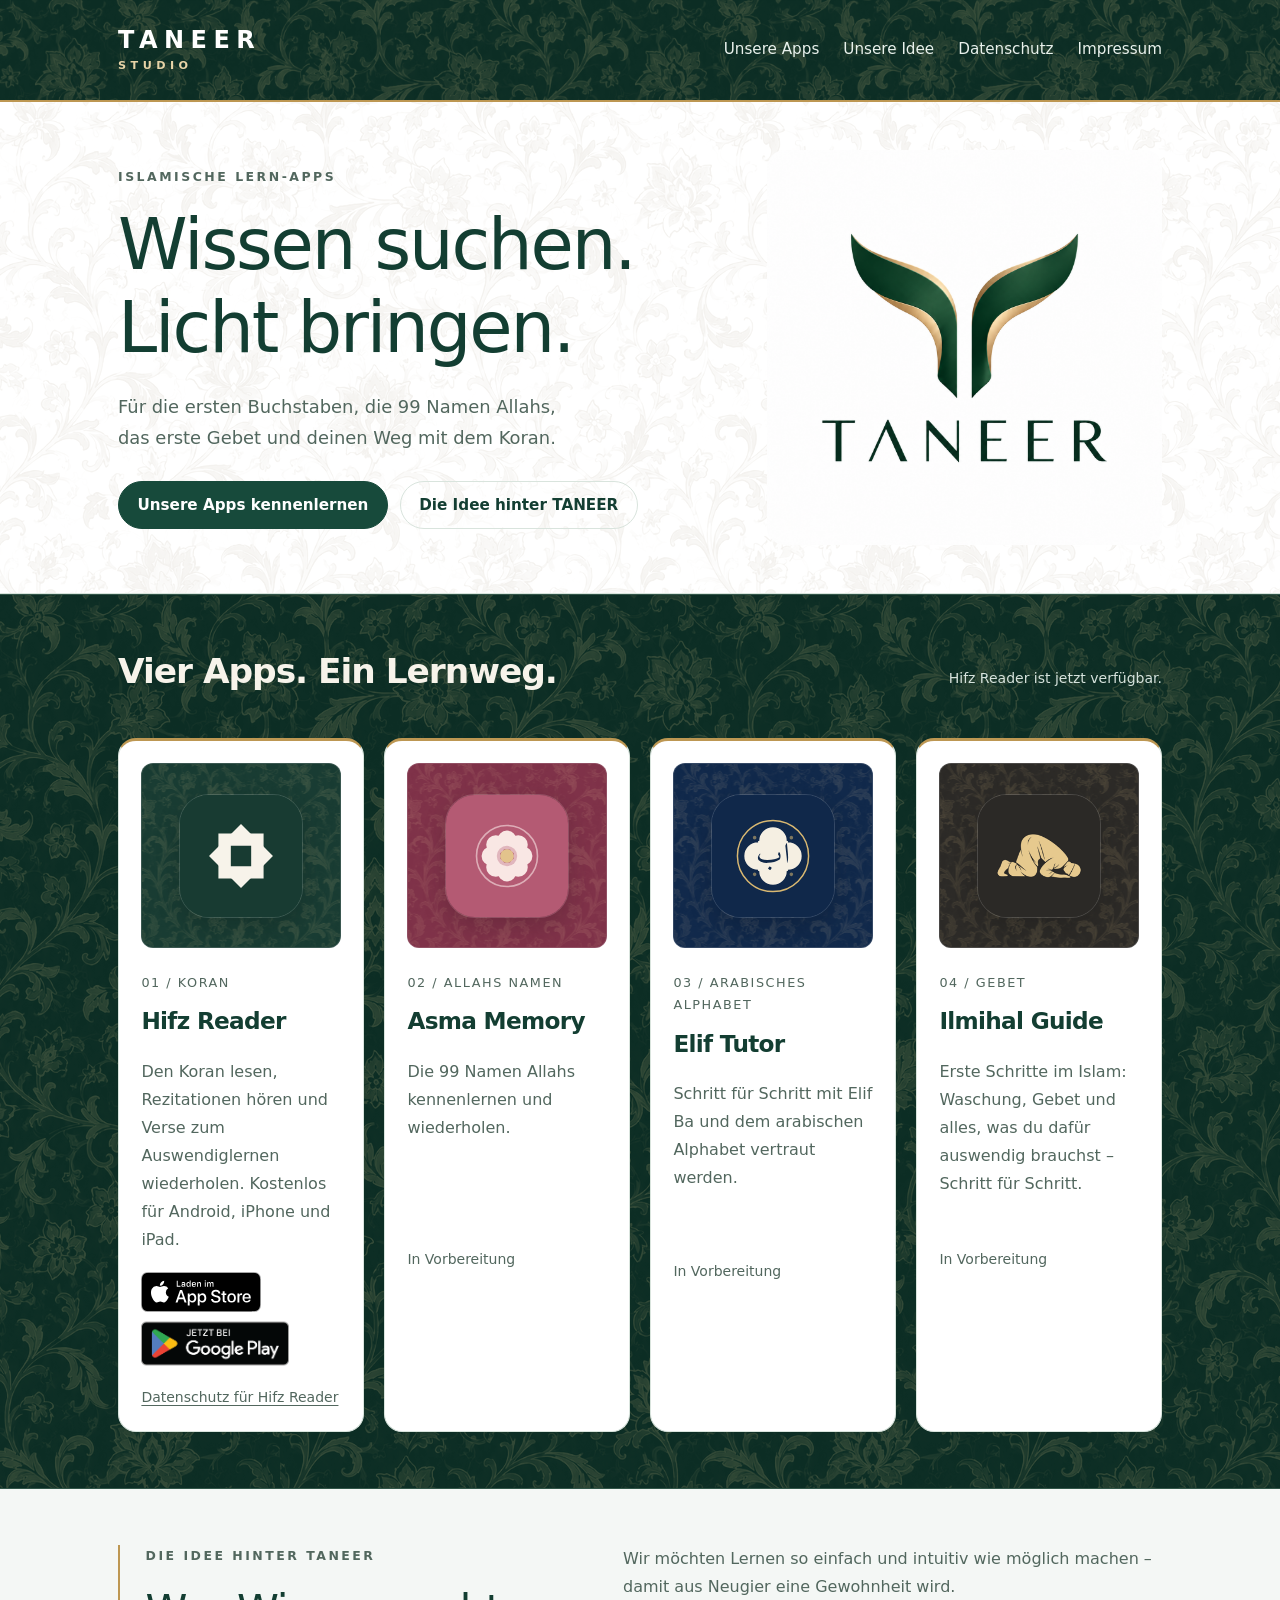
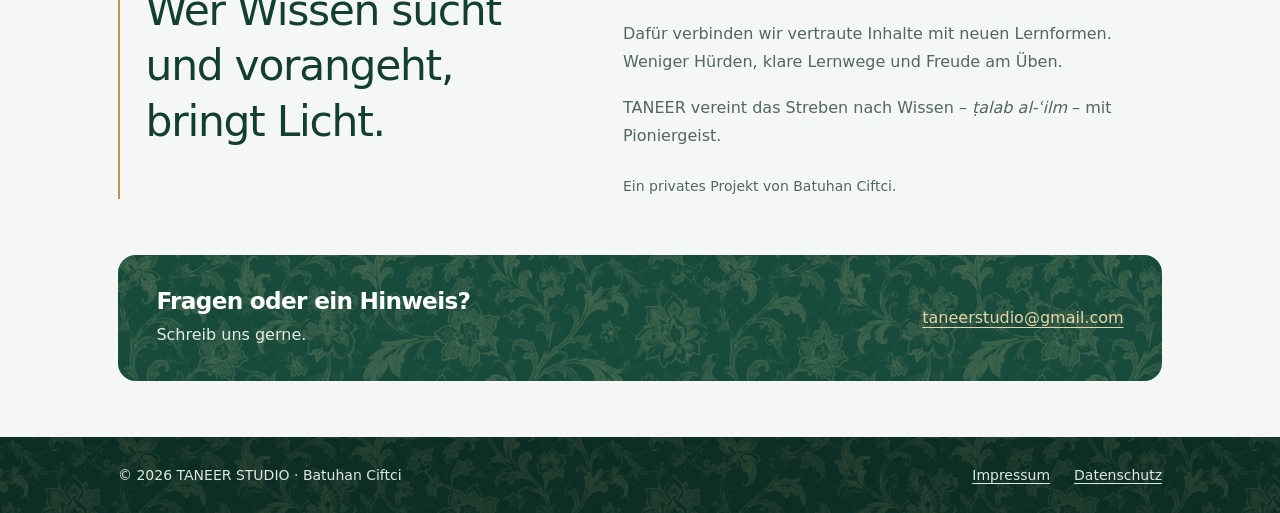
<file: index.html>
<!doctype html>
<html lang="de"><head><meta charset="utf-8"><meta name="viewport" content="width=device-width,initial-scale=1"><meta name="description" content="Wissen suchen, Licht bringen. TANEER STUDIO entwickelt Hifz Reader, Asma Memory, Elif Tutor und Ilmihal Guide: islamische Lern-Apps aus einem privaten Projekt."><meta name="referrer" content="strict-origin-when-cross-origin"><title>TANEER STUDIO · Wissen suchen, Licht bringen</title><link rel="icon" href="assets/favicon.svg" type="image/svg+xml"><link rel="stylesheet" href="assets/style.css"></head>
<body><a class="skip" href="#inhalt">Zum Inhalt</a><header class="site-header"><div class="wrap header-inner"><a class="wordmark" href="./" aria-label="TANEER STUDIO – Startseite">TANEER<small>STUDIO</small></a><nav class="site-nav" aria-label="Hauptnavigation"><a href="#apps">Unsere Apps</a><a href="#idee">Unsere Idee</a><a href="datenschutz/">Datenschutz</a><a href="impressum/">Impressum</a></nav></div></header>
<main id="inhalt"><section class="hero"><div class="wrap hero-grid"><div class="hero-copy"><p class="eyebrow">Islamische Lern-Apps</p><h1>Wissen suchen.<br>Licht bringen.</h1><p>Für die ersten Buchstaben, die 99 Namen Allahs, das erste Gebet und deinen Weg mit dem Koran.</p><div class="hero-actions"><a class="button" href="#apps">Unsere Apps kennenlernen</a><a class="button secondary" href="#idee">Die Idee hinter TANEER</a></div></div><div class="brand-signature"><img class="hero-logo" src="assets/taneer-logo.png" alt="TANEER – grünes Flügel-Logo mit goldenen Akzenten" width="1254" height="1254"></div></div></section>
<section class="apps-surface" id="apps"><div class="wrap section"><div class="section-heading"><h2>Vier Apps. Ein Lernweg.</h2><p class="small">Hifz Reader ist jetzt verfügbar.</p></div><div class="cards">
<article class="app-card" id="hifz-reader">
  <div class="app-visual hifz-visual"><img class="app-icon" src="assets/hifz-reader-icon.svg" alt="App-Icon von Hifz Reader: cremefarbener achtzackiger Stern auf Grün" width="108" height="108" loading="lazy" decoding="async"></div>
  <span class="app-number">01 / KORAN</span>
  <h3>Hifz Reader</h3>
  <p>Den Koran lesen, Rezitationen hören und Verse zum Auswendiglernen wiederholen. Kostenlos für Android, iPhone und iPad.</p>
  <div class="app-downloads" role="group" aria-label="Hifz Reader herunterladen">
    <a href="https://apps.apple.com/de/app/hifz-reader/id6821699953"><img src="assets/app-store-de.svg" alt="Hifz Reader im App Store laden" width="120" height="40"></a>
    <a class="play-badge" href="https://play.google.com/store/apps/details?id=io.github.taneerstudio.hifzreader"><img src="assets/google-play-de.png" alt="Hifz Reader bei Google Play herunterladen"></a>
  </div>
  <a class="small" href="datenschutz/hifz-reader/">Datenschutz für Hifz Reader</a>
</article>
<article class="app-card"><div class="app-visual asma-visual"><img class="app-icon" src="assets/asma-memory-icon.svg" alt="App-Icon von Asma Memory: helle Blütenrosette mit goldenem Mittelpunkt auf Rosé" width="108" height="108" loading="lazy" decoding="async"></div><span class="app-number">02 / ALLAHS NAMEN</span><h3>Asma Memory</h3><p>Die 99 Namen Allahs kennenlernen und wiederholen.</p><p class="small">In Vorbereitung</p></article>
<article class="app-card"><div class="app-visual elif-visual"><img class="app-icon" src="assets/elif-tutor-icon.svg" alt="App-Icon von Elif Tutor: arabische Buchstaben in einer cremefarbenen Rosette auf Blau" width="108" height="108" loading="lazy" decoding="async"></div><span class="app-number">03 / ARABISCHES ALPHABET</span><h3>Elif Tutor</h3><p>Schritt für Schritt mit Elif Ba und dem arabischen Alphabet vertraut werden.</p><p class="small">In Vorbereitung</p></article>
<article class="app-card"><div class="app-visual ilmihal-visual"><img class="app-icon" src="assets/ilmihal-guide-icon.png" alt="App-Icon von Ilmihal Guide: champagnerfarbene Figur in der Niederwerfung auf Anthrazit" width="108" height="108" loading="lazy" decoding="async"></div><span class="app-number">04 / GEBET</span><h3>Ilmihal Guide</h3><p>Erste Schritte im Islam: Waschung, Gebet und alles, was du dafür auswendig brauchst – Schritt für Schritt.</p><p class="small">In Vorbereitung</p></article>
</div></div></section>
<section class="wrap section brand-story" id="idee" aria-labelledby="idee-titel"><div class="story-motto"><p class="eyebrow">Die Idee hinter TANEER</p><h2 id="idee-titel">Wer Wissen sucht<br>und vorangeht,<br>bringt Licht.</h2></div><div class="story-copy"><p>Wir möchten Lernen so einfach und intuitiv wie möglich machen – damit aus Neugier eine Gewohnheit wird.</p><p>Dafür verbinden wir vertraute Inhalte mit neuen Lernformen. Weniger Hürden, klare Lernwege und Freude am Üben.</p><p>TANEER vereint das Streben nach Wissen – <em>ṭalab al-ʿilm</em> – mit Pioniergeist.</p><p class="story-signoff">Ein privates Projekt von Batuhan Ciftci.</p></div></section>
<section class="wrap" aria-label="Kontakt"><div class="contact-strip"><div><h2>Fragen oder ein Hinweis?</h2><p>Schreib uns gerne.</p></div><a href="mailto:taneerstudio@gmail.com">taneerstudio@gmail.com</a></div></section></main>
<footer class="site-footer"><div class="wrap footer-inner"><p>© 2026 TANEER STUDIO · Batuhan Ciftci</p><nav aria-label="Rechtliches"><a href="impressum/">Impressum</a><a href="datenschutz/">Datenschutz</a></nav></div></footer></body></html>
</file>
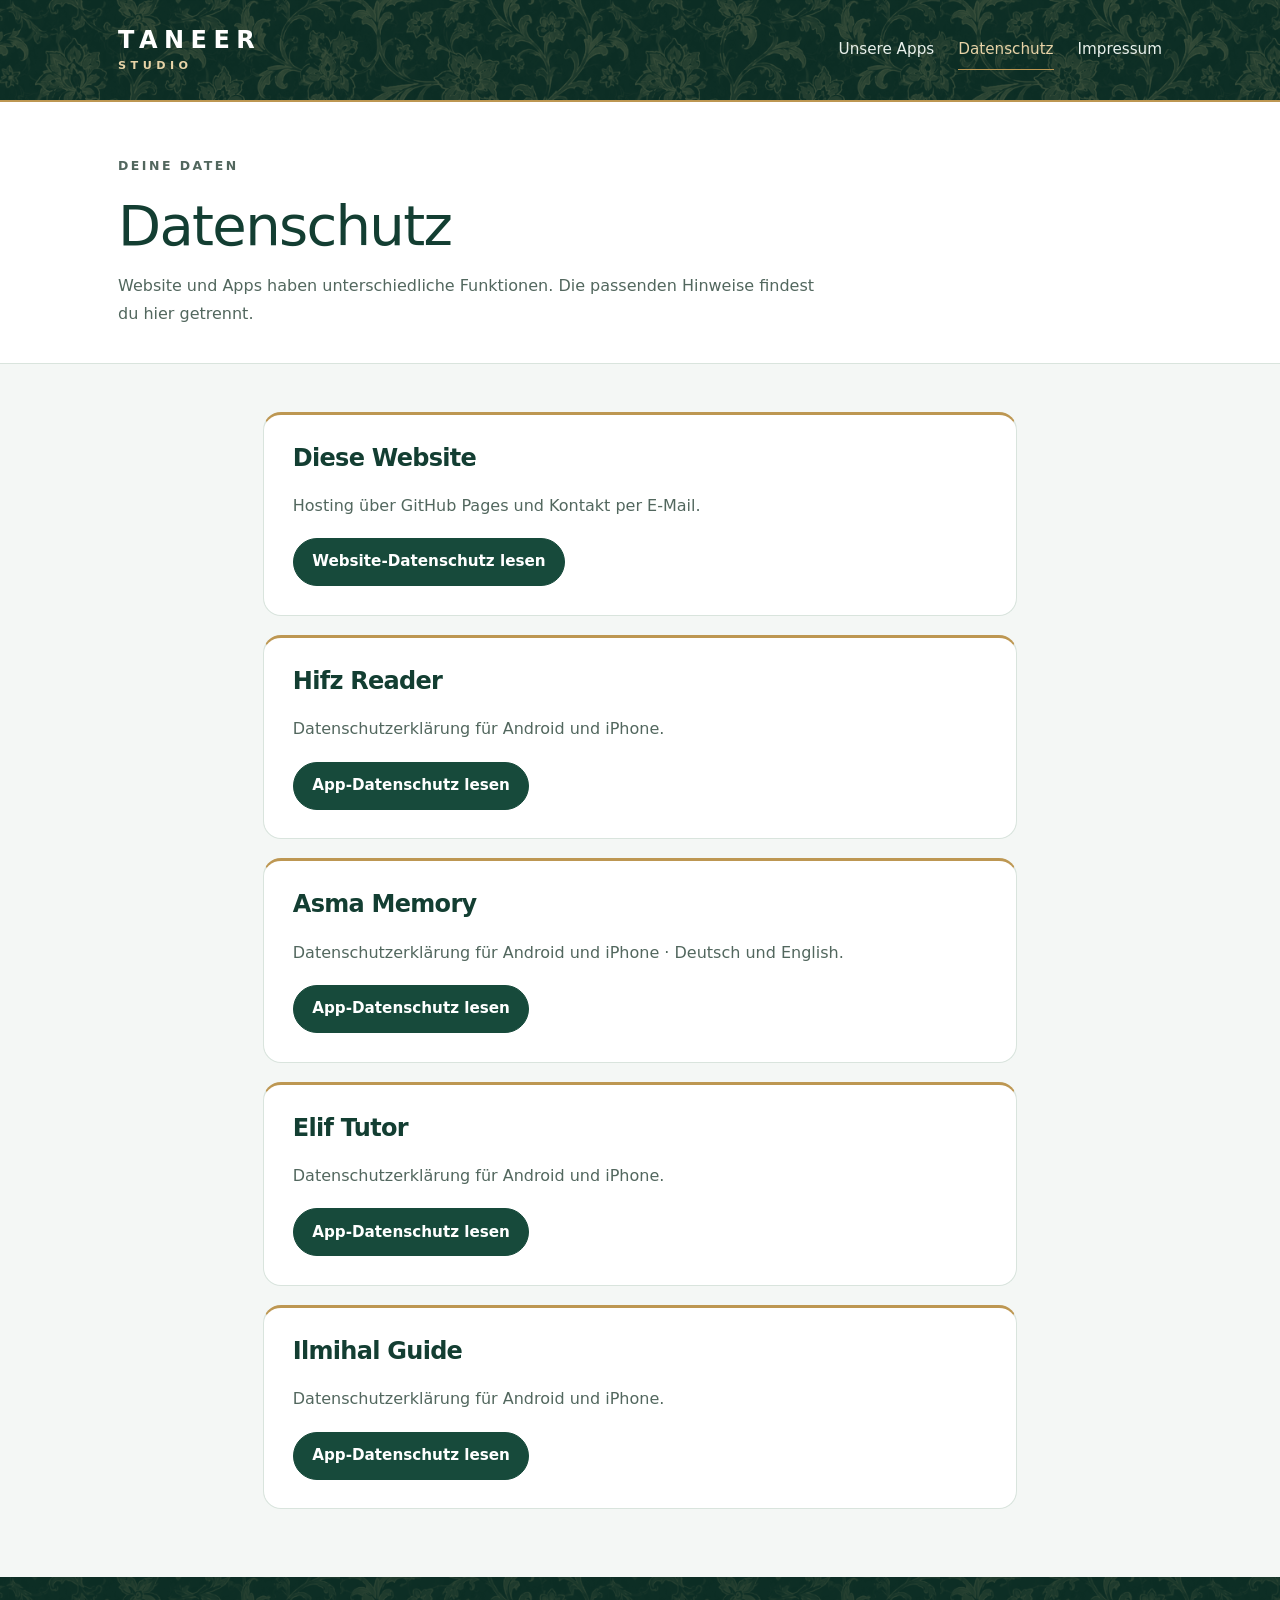
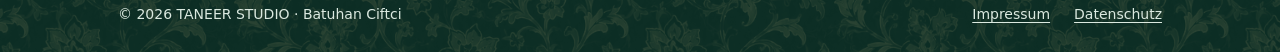
<file: datenschutz/index.html>
<!doctype html>
<html lang="de"><head><meta charset="utf-8"><meta name="viewport" content="width=device-width,initial-scale=1"><meta name="description" content="Datenschutzhinweise zur TANEER-STUDIO-Website und zu Hifz Reader, Asma Memory, Elif Tutor und Ilmihal Guide."><meta name="referrer" content="strict-origin-when-cross-origin"><title>Datenschutz · TANEER STUDIO</title><link rel="icon" href="../assets/favicon.svg" type="image/svg+xml"><link rel="stylesheet" href="../assets/style.css"></head>
<body><a class="skip" href="#inhalt">Zum Inhalt</a><header class="site-header"><div class="wrap header-inner"><a class="wordmark" href="../" aria-label="TANEER STUDIO – Startseite">TANEER<small>STUDIO</small></a><nav class="site-nav" aria-label="Hauptnavigation"><a href="../#apps">Unsere Apps</a><a href="./" aria-current="page">Datenschutz</a><a href="../impressum/">Impressum</a></nav></div></header><main id="inhalt"><div class="page-head"><div class="wrap"><p class="eyebrow">Deine Daten</p><h1>Datenschutz</h1><p>Website und Apps haben unterschiedliche Funktionen. Die passenden Hinweise findest du hier getrennt.</p></div></div><div class="wrap privacy-choices"><section class="privacy-card"><h2>Diese Website</h2><p>Hosting über GitHub Pages und Kontakt per E-Mail.</p><a class="button" href="website/">Website-Datenschutz lesen</a></section><section class="privacy-card"><h2>Hifz Reader</h2><p>Datenschutzerklärung für Android und iPhone.</p><a class="button" href="hifz-reader/">App-Datenschutz lesen</a></section><section class="privacy-card"><h2>Asma Memory</h2><p>Datenschutzerklärung für Android und iPhone · Deutsch und English.</p><a class="button" href="asma-memory/">App-Datenschutz lesen</a></section><section class="privacy-card"><h2>Elif Tutor</h2><p>Datenschutzerklärung für Android und iPhone.</p><a class="button" href="elif-tutor/">App-Datenschutz lesen</a></section><section class="privacy-card"><h2>Ilmihal Guide</h2><p>Datenschutzerklärung für Android und iPhone.</p><a class="button" href="ilmihal-guide/">App-Datenschutz lesen</a></section></div></main><footer class="site-footer"><div class="wrap footer-inner"><p>© 2026 TANEER STUDIO · Batuhan Ciftci</p><nav aria-label="Rechtliches"><a href="../impressum/">Impressum</a><a href="./">Datenschutz</a></nav></div></footer></body></html>
</file>
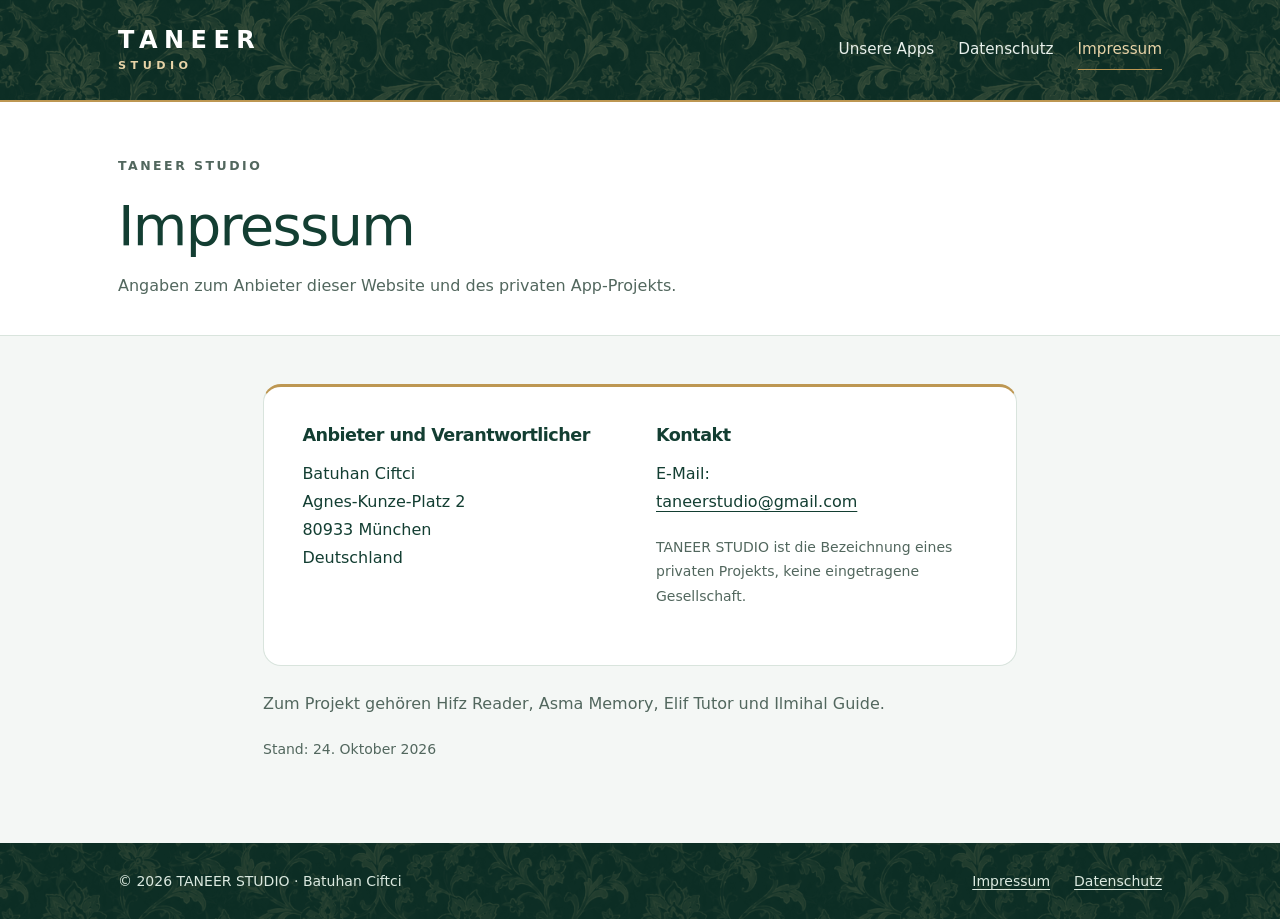
<file: impressum/index.html>
<!doctype html>
<html lang="de"><head><meta charset="utf-8"><meta name="viewport" content="width=device-width,initial-scale=1"><meta name="description" content="Impressum und Kontakt für TANEER STUDIO und das private App-Projekt von Batuhan Ciftci."><meta name="referrer" content="strict-origin-when-cross-origin"><title>Impressum · TANEER STUDIO</title><link rel="icon" href="../assets/favicon.svg" type="image/svg+xml"><link rel="stylesheet" href="../assets/style.css"></head>
<body class="hifz-legal"><a class="skip" href="#inhalt">Zum Inhalt</a><header class="site-header"><div class="wrap header-inner"><a class="wordmark" href="../" aria-label="TANEER STUDIO – Startseite">TANEER<small>STUDIO</small></a><nav class="site-nav" aria-label="Hauptnavigation"><a href="../#apps">Unsere Apps</a><a href="../datenschutz/">Datenschutz</a><a href="./" aria-current="page">Impressum</a></nav></div></header>
<main id="inhalt"><div class="page-head"><div class="wrap"><p class="eyebrow">TANEER STUDIO</p><h1>Impressum</h1><p>Angaben zum Anbieter dieser Website und des privaten App-Projekts.</p></div></div><div class="wrap imprint-layout"><div class="imprint-card"><section><h2>Anbieter und Verantwortlicher</h2><address>Batuhan Ciftci<br>Agnes-Kunze-Platz 2<br>80933 München<br>Deutschland</address></section><section><h2>Kontakt</h2><p>E-Mail:<br><a href="mailto:taneerstudio@gmail.com">taneerstudio@gmail.com</a></p><p class="small">TANEER STUDIO ist die Bezeichnung eines privaten Projekts, keine eingetragene Gesellschaft.</p></section></div><p class="imprint-note">Zum Projekt gehören Hifz Reader, Asma Memory, Elif Tutor und Ilmihal Guide.</p><p class="small">Stand: 24. Oktober 2026</p></div></main><footer class="site-footer"><div class="wrap footer-inner"><p>© 2026 TANEER STUDIO · Batuhan Ciftci</p><nav aria-label="Rechtliches"><a href="./">Impressum</a><a href="../datenschutz/">Datenschutz</a></nav></div></footer></body></html>
</file>
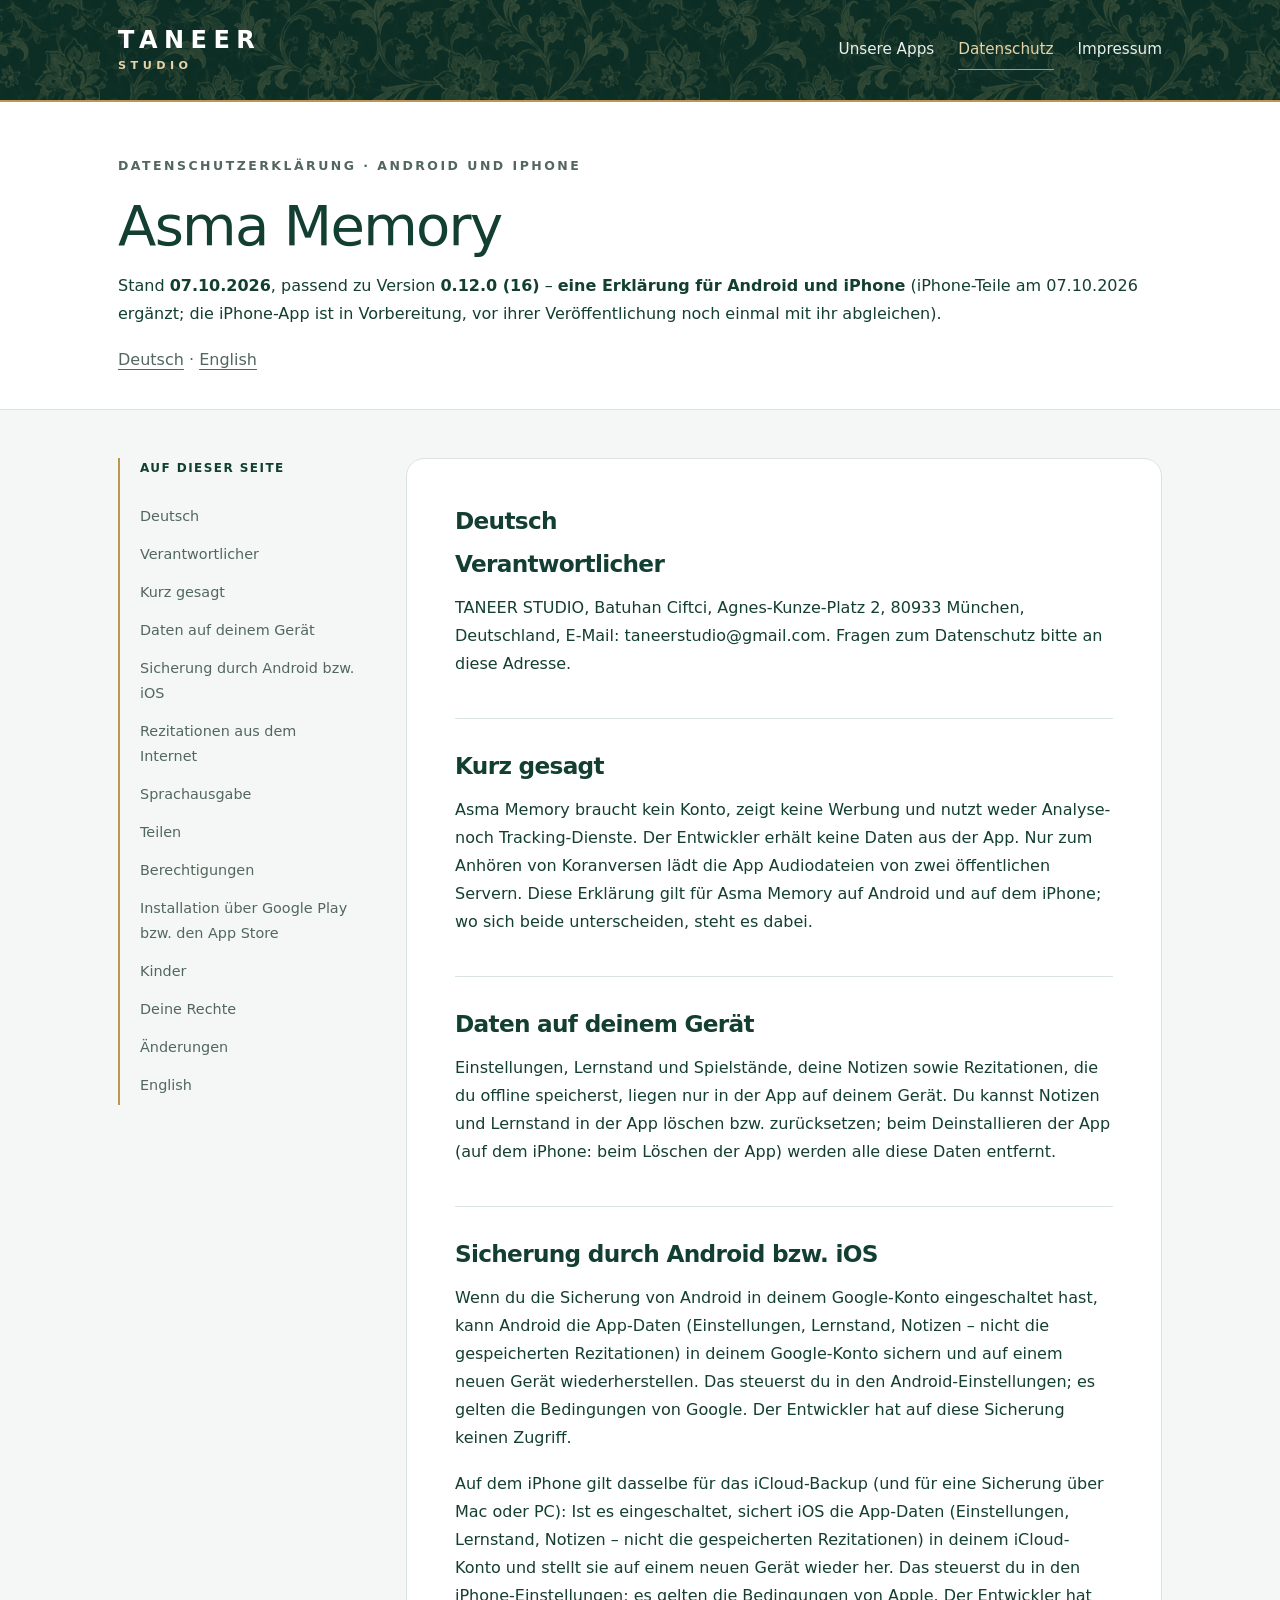
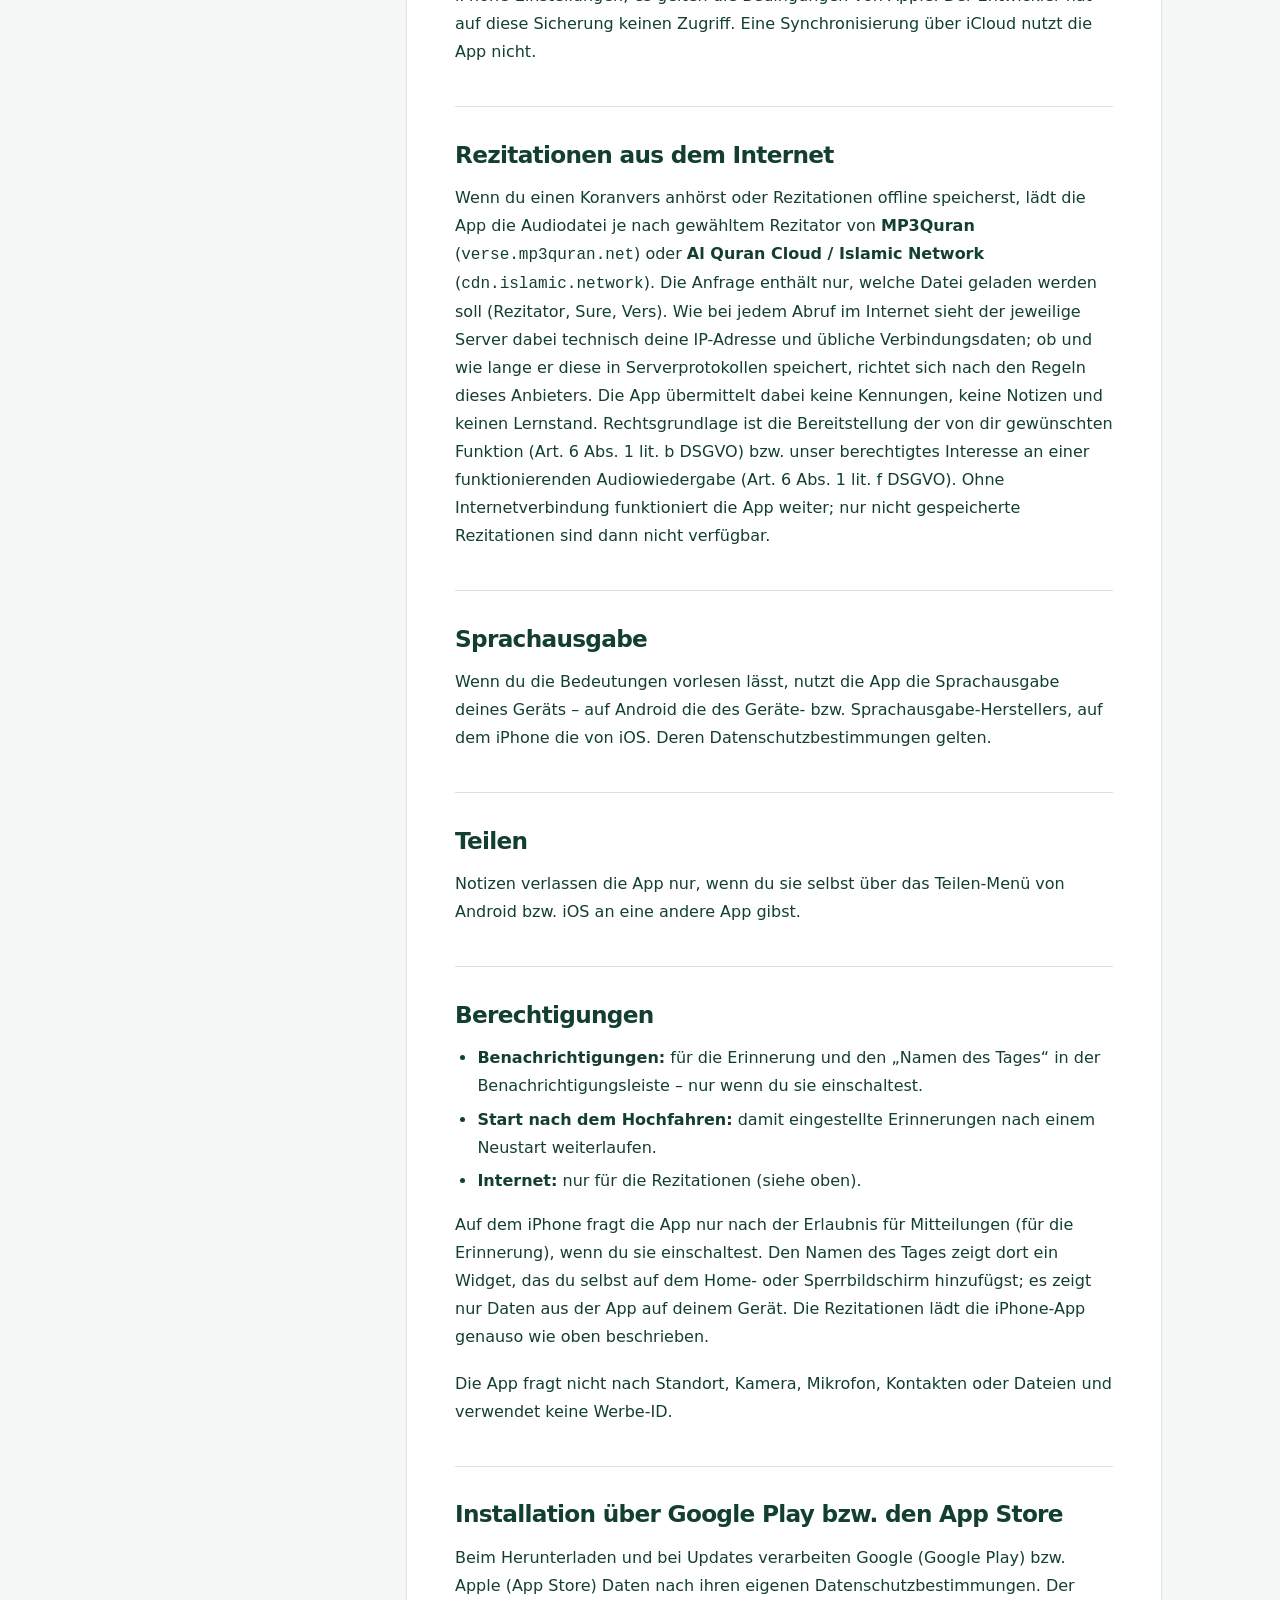
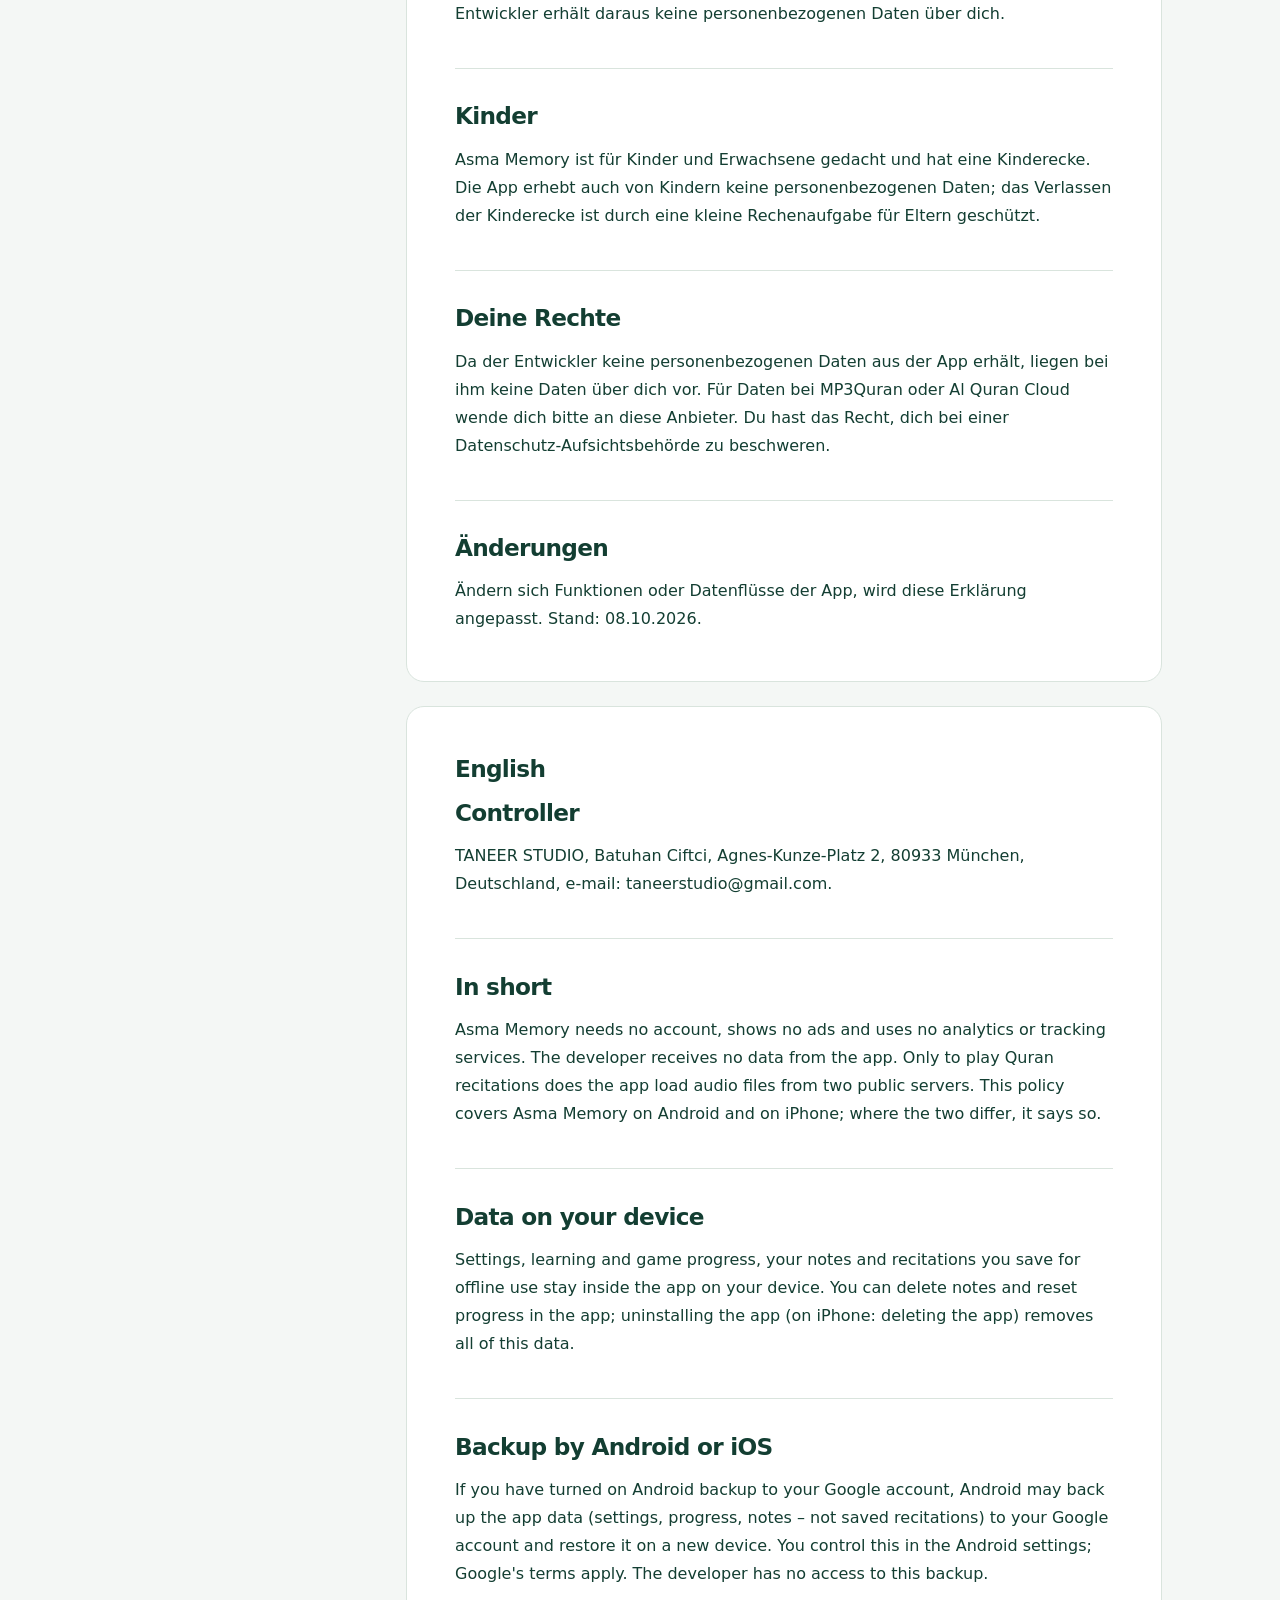
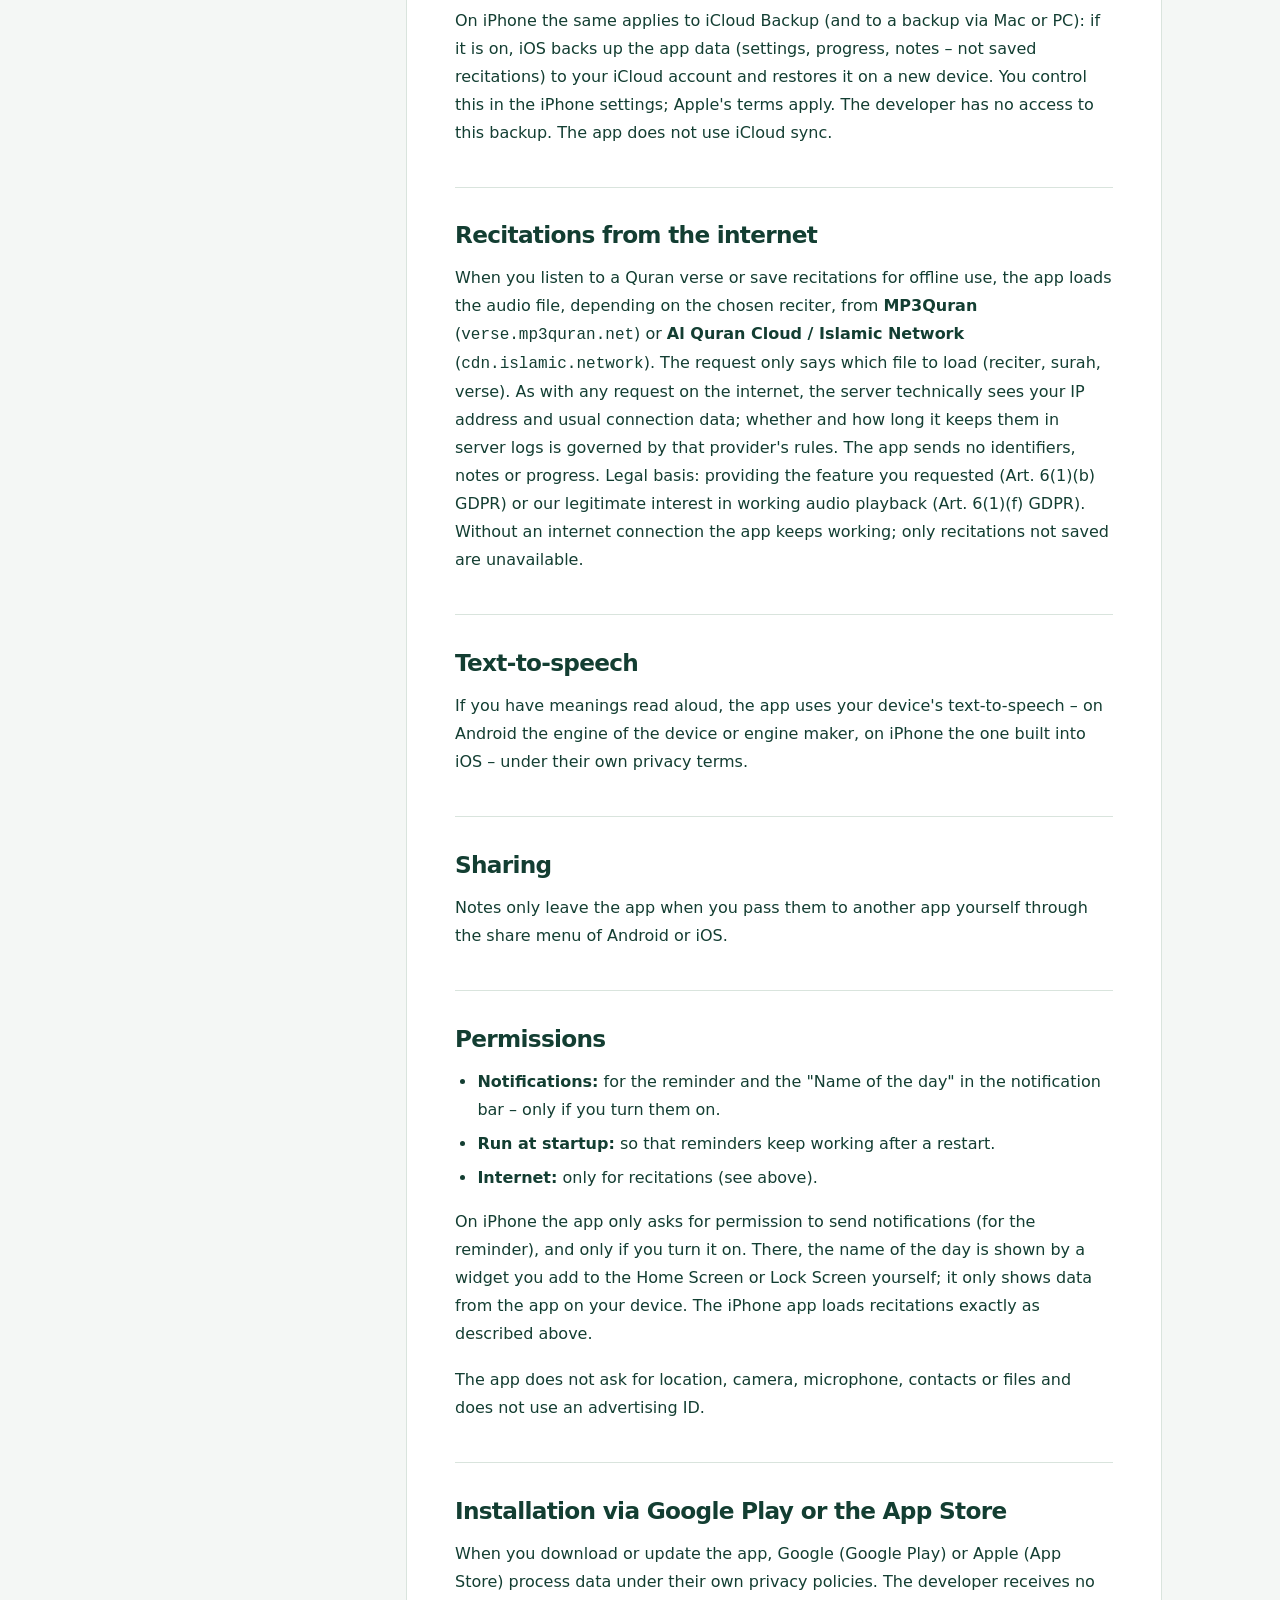
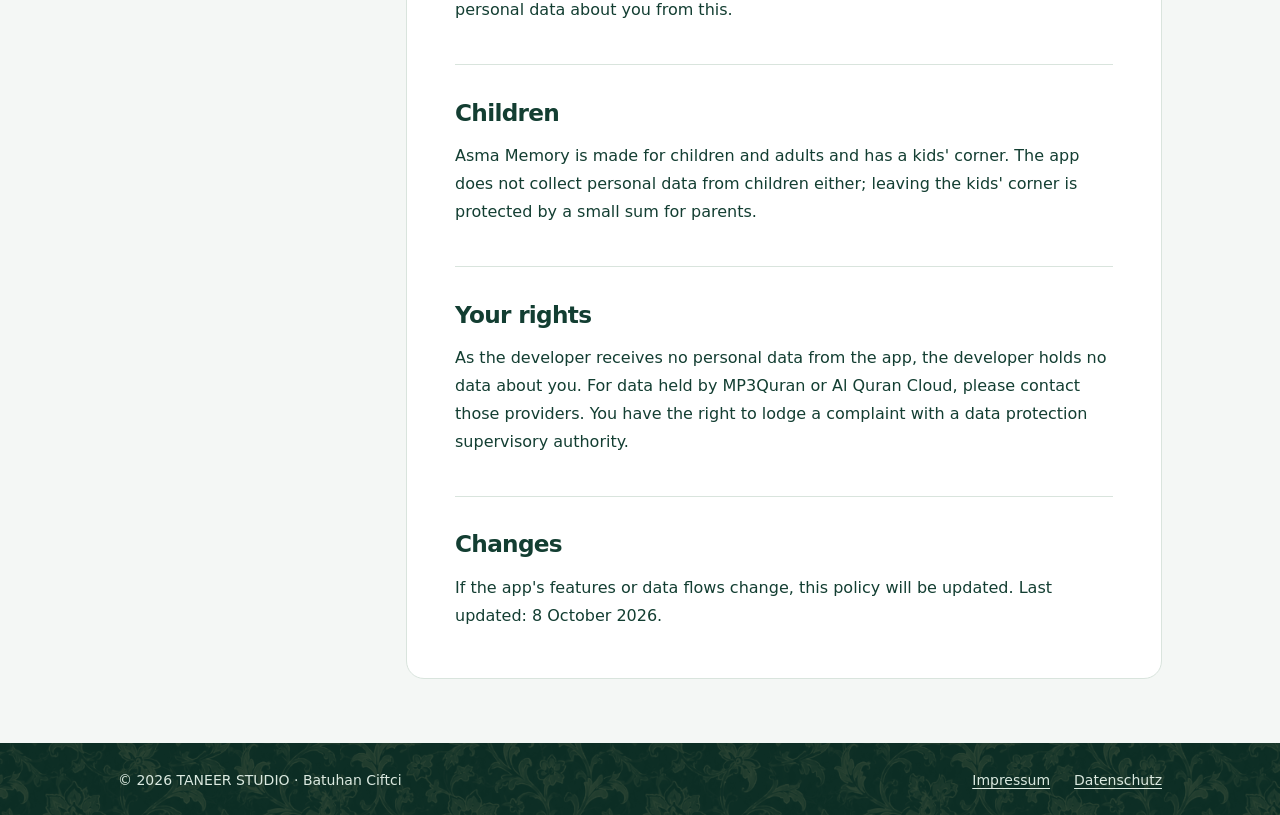
<file: datenschutz/asma-memory/index.html>
<!doctype html>
<html lang="de"><head><meta charset="utf-8"><meta name="viewport" content="width=device-width,initial-scale=1"><meta name="description" content="Datenschutzerklärung von Asma Memory für Android und iPhone von TANEER STUDIO."><meta name="referrer" content="strict-origin-when-cross-origin"><title>Asma Memory · Datenschutz · TANEER STUDIO</title><link rel="icon" href="../../assets/favicon.svg" type="image/svg+xml"><link rel="stylesheet" href="../../assets/style.css"></head>
<body><a class="skip" href="#inhalt">Zum Inhalt</a><header class="site-header"><div class="wrap header-inner"><a class="wordmark" href="../../" aria-label="TANEER STUDIO – Startseite">TANEER<small>STUDIO</small></a><nav class="site-nav" aria-label="Hauptnavigation"><a href="../../#apps">Unsere Apps</a><a href="../" aria-current="page">Datenschutz</a><a href="../../impressum/">Impressum</a></nav></div></header>
<main id="inhalt"><div class="page-head"><div class="wrap"><p class="eyebrow">Datenschutzerklärung · Android und iPhone</p><h1>Asma Memory</h1><p>Stand <strong>07.10.2026</strong>, passend zu Version <strong>0.12.0 (16)</strong> – <strong>eine Erklärung für Android und iPhone</strong> (iPhone-Teile am 07.10.2026 ergänzt; die iPhone-App ist in Vorbereitung, vor ihrer Veröffentlichung noch einmal mit ihr abgleichen).</p><p><a href="#deutsch">Deutsch</a> · <a href="#english">English</a></p></div></div>
<div class="wrap legal-layout"><aside class="contents" aria-label="Inhaltsverzeichnis"><p>Auf dieser Seite</p><a href="#deutsch">Deutsch</a><a href="#de-verantwortlicher">Verantwortlicher</a><a href="#de-kurz-gesagt">Kurz gesagt</a><a href="#de-daten-auf-deinem-gerat">Daten auf deinem Gerät</a><a href="#de-sicherung-durch-android-bzw-ios">Sicherung durch Android bzw. iOS</a><a href="#de-rezitationen-aus-dem-internet">Rezitationen aus dem Internet</a><a href="#de-sprachausgabe">Sprachausgabe</a><a href="#de-teilen">Teilen</a><a href="#de-berechtigungen">Berechtigungen</a><a href="#de-installation-uber-google-play-bzw-den-app-store">Installation über Google Play bzw. den App Store</a><a href="#de-kinder">Kinder</a><a href="#de-deine-rechte">Deine Rechte</a><a href="#de-anderungen">Änderungen</a><a href="#english">English</a></aside><div><article class="legal-article" id="deutsch" lang="de"><h2>Deutsch</h2><section id="de-verantwortlicher"><h2>Verantwortlicher</h2><p>TANEER STUDIO, Batuhan Ciftci, Agnes-Kunze-Platz 2, 80933 München, Deutschland, E-Mail: taneerstudio@gmail.com. Fragen zum Datenschutz bitte an diese Adresse.</p></section>
<section id="de-kurz-gesagt"><h2>Kurz gesagt</h2><p>Asma Memory braucht kein Konto, zeigt keine Werbung und nutzt weder Analyse- noch Tracking-Dienste. Der Entwickler erhält keine Daten aus der App. Nur zum Anhören von Koranversen lädt die App Audiodateien von zwei öffentlichen Servern. Diese Erklärung gilt für Asma Memory auf Android und auf dem iPhone; wo sich beide unterscheiden, steht es dabei.</p></section>
<section id="de-daten-auf-deinem-gerat"><h2>Daten auf deinem Gerät</h2><p>Einstellungen, Lernstand und Spielstände, deine Notizen sowie Rezitationen, die du offline speicherst, liegen nur in der App auf deinem Gerät. Du kannst Notizen und Lernstand in der App löschen bzw. zurücksetzen; beim Deinstallieren der App (auf dem iPhone: beim Löschen der App) werden alle diese Daten entfernt.</p></section>
<section id="de-sicherung-durch-android-bzw-ios"><h2>Sicherung durch Android bzw. iOS</h2><p>Wenn du die Sicherung von Android in deinem Google-Konto eingeschaltet hast, kann Android die App-Daten (Einstellungen, Lernstand, Notizen – nicht die gespeicherten Rezitationen) in deinem Google-Konto sichern und auf einem neuen Gerät wiederherstellen. Das steuerst du in den Android-Einstellungen; es gelten die Bedingungen von Google. Der Entwickler hat auf diese Sicherung keinen Zugriff.</p><p>Auf dem iPhone gilt dasselbe für das iCloud-Backup (und für eine Sicherung über Mac oder PC): Ist es eingeschaltet, sichert iOS die App-Daten (Einstellungen, Lernstand, Notizen – nicht die gespeicherten Rezitationen) in deinem iCloud-Konto und stellt sie auf einem neuen Gerät wieder her. Das steuerst du in den iPhone-Einstellungen; es gelten die Bedingungen von Apple. Der Entwickler hat auf diese Sicherung keinen Zugriff. Eine Synchronisierung über iCloud nutzt die App nicht.</p></section>
<section id="de-rezitationen-aus-dem-internet"><h2>Rezitationen aus dem Internet</h2><p>Wenn du einen Koranvers anhörst oder Rezitationen offline speicherst, lädt die App die Audiodatei je nach gewähltem Rezitator von <strong>MP3Quran</strong> (<code>verse.mp3quran.net</code>) oder <strong>Al Quran Cloud / Islamic Network</strong> (<code>cdn.islamic.network</code>). Die Anfrage enthält nur, welche Datei geladen werden soll (Rezitator, Sure, Vers). Wie bei jedem Abruf im Internet sieht der jeweilige Server dabei technisch deine IP-Adresse und übliche Verbindungsdaten; ob und wie lange er diese in Serverprotokollen speichert, richtet sich nach den Regeln dieses Anbieters. Die App übermittelt dabei keine Kennungen, keine Notizen und keinen Lernstand. Rechtsgrundlage ist die Bereitstellung der von dir gewünschten Funktion (Art. 6 Abs. 1 lit. b DSGVO) bzw. unser berechtigtes Interesse an einer funktionierenden Audiowiedergabe (Art. 6 Abs. 1 lit. f DSGVO). Ohne Internetverbindung funktioniert die App weiter; nur nicht gespeicherte Rezitationen sind dann nicht verfügbar.</p></section>
<section id="de-sprachausgabe"><h2>Sprachausgabe</h2><p>Wenn du die Bedeutungen vorlesen lässt, nutzt die App die Sprachausgabe deines Geräts – auf Android die des Geräte- bzw. Sprachausgabe-Herstellers, auf dem iPhone die von iOS. Deren Datenschutzbestimmungen gelten.</p></section>
<section id="de-teilen"><h2>Teilen</h2><p>Notizen verlassen die App nur, wenn du sie selbst über das Teilen-Menü von Android bzw. iOS an eine andere App gibst.</p></section>
<section id="de-berechtigungen"><h2>Berechtigungen</h2><ul><li><strong>Benachrichtigungen:</strong> für die Erinnerung und den „Namen des Tages“ in der Benachrichtigungsleiste – nur wenn du sie einschaltest.</li><li><strong>Start nach dem Hochfahren:</strong> damit eingestellte Erinnerungen nach einem Neustart weiterlaufen.</li><li><strong>Internet:</strong> nur für die Rezitationen (siehe oben).</li></ul><p>Auf dem iPhone fragt die App nur nach der Erlaubnis für Mitteilungen (für die Erinnerung), wenn du sie einschaltest. Den Namen des Tages zeigt dort ein Widget, das du selbst auf dem Home- oder Sperrbildschirm hinzufügst; es zeigt nur Daten aus der App auf deinem Gerät. Die Rezitationen lädt die iPhone-App genauso wie oben beschrieben.</p><p>Die App fragt nicht nach Standort, Kamera, Mikrofon, Kontakten oder Dateien und verwendet keine Werbe-ID.</p></section>
<section id="de-installation-uber-google-play-bzw-den-app-store"><h2>Installation über Google Play bzw. den App Store</h2><p>Beim Herunterladen und bei Updates verarbeiten Google (Google Play) bzw. Apple (App Store) Daten nach ihren eigenen Datenschutzbestimmungen. Der Entwickler erhält daraus keine personenbezogenen Daten über dich.</p></section>
<section id="de-kinder"><h2>Kinder</h2><p>Asma Memory ist für Kinder und Erwachsene gedacht und hat eine Kinderecke. Die App erhebt auch von Kindern keine personenbezogenen Daten; das Verlassen der Kinderecke ist durch eine kleine Rechenaufgabe für Eltern geschützt.</p></section>
<section id="de-deine-rechte"><h2>Deine Rechte</h2><p>Da der Entwickler keine personenbezogenen Daten aus der App erhält, liegen bei ihm keine Daten über dich vor. Für Daten bei MP3Quran oder Al Quran Cloud wende dich bitte an diese Anbieter. Du hast das Recht, dich bei einer Datenschutz-Aufsichtsbehörde zu beschweren.</p></section>
<section id="de-anderungen"><h2>Änderungen</h2><p>Ändern sich Funktionen oder Datenflüsse der App, wird diese Erklärung angepasst. Stand: 08.10.2026.</p></section></article>
<div aria-hidden="true" style="height:1.5rem"></div>
<article class="legal-article" id="english" lang="en"><h2>English</h2><section id="en-controller"><h2>Controller</h2><p>TANEER STUDIO, Batuhan Ciftci, Agnes-Kunze-Platz 2, 80933 München, Deutschland, e-mail: taneerstudio@gmail.com.</p></section>
<section id="en-in-short"><h2>In short</h2><p>Asma Memory needs no account, shows no ads and uses no analytics or tracking services. The developer receives no data from the app. Only to play Quran recitations does the app load audio files from two public servers. This policy covers Asma Memory on Android and on iPhone; where the two differ, it says so.</p></section>
<section id="en-data-on-your-device"><h2>Data on your device</h2><p>Settings, learning and game progress, your notes and recitations you save for offline use stay inside the app on your device. You can delete notes and reset progress in the app; uninstalling the app (on iPhone: deleting the app) removes all of this data.</p></section>
<section id="en-backup-by-android-or-ios"><h2>Backup by Android or iOS</h2><p>If you have turned on Android backup to your Google account, Android may back up the app data (settings, progress, notes – not saved recitations) to your Google account and restore it on a new device. You control this in the Android settings; Google's terms apply. The developer has no access to this backup.</p><p>On iPhone the same applies to iCloud Backup (and to a backup via Mac or PC): if it is on, iOS backs up the app data (settings, progress, notes – not saved recitations) to your iCloud account and restores it on a new device. You control this in the iPhone settings; Apple's terms apply. The developer has no access to this backup. The app does not use iCloud sync.</p></section>
<section id="en-recitations-from-the-internet"><h2>Recitations from the internet</h2><p>When you listen to a Quran verse or save recitations for offline use, the app loads the audio file, depending on the chosen reciter, from <strong>MP3Quran</strong> (<code>verse.mp3quran.net</code>) or <strong>Al Quran Cloud / Islamic Network</strong> (<code>cdn.islamic.network</code>). The request only says which file to load (reciter, surah, verse). As with any request on the internet, the server technically sees your IP address and usual connection data; whether and how long it keeps them in server logs is governed by that provider's rules. The app sends no identifiers, notes or progress. Legal basis: providing the feature you requested (Art. 6(1)(b) GDPR) or our legitimate interest in working audio playback (Art. 6(1)(f) GDPR). Without an internet connection the app keeps working; only recitations not saved are unavailable.</p></section>
<section id="en-text-to-speech"><h2>Text-to-speech</h2><p>If you have meanings read aloud, the app uses your device's text-to-speech – on Android the engine of the device or engine maker, on iPhone the one built into iOS – under their own privacy terms.</p></section>
<section id="en-sharing"><h2>Sharing</h2><p>Notes only leave the app when you pass them to another app yourself through the share menu of Android or iOS.</p></section>
<section id="en-permissions"><h2>Permissions</h2><ul><li><strong>Notifications:</strong> for the reminder and the &quot;Name of the day&quot; in the notification bar – only if you turn them on.</li><li><strong>Run at startup:</strong> so that reminders keep working after a restart.</li><li><strong>Internet:</strong> only for recitations (see above).</li></ul><p>On iPhone the app only asks for permission to send notifications (for the reminder), and only if you turn it on. There, the name of the day is shown by a widget you add to the Home Screen or Lock Screen yourself; it only shows data from the app on your device. The iPhone app loads recitations exactly as described above.</p><p>The app does not ask for location, camera, microphone, contacts or files and does not use an advertising ID.</p></section>
<section id="en-installation-via-google-play-or-the-app-store"><h2>Installation via Google Play or the App Store</h2><p>When you download or update the app, Google (Google Play) or Apple (App Store) process data under their own privacy policies. The developer receives no personal data about you from this.</p></section>
<section id="en-children"><h2>Children</h2><p>Asma Memory is made for children and adults and has a kids' corner. The app does not collect personal data from children either; leaving the kids' corner is protected by a small sum for parents.</p></section>
<section id="en-your-rights"><h2>Your rights</h2><p>As the developer receives no personal data from the app, the developer holds no data about you. For data held by MP3Quran or Al Quran Cloud, please contact those providers. You have the right to lodge a complaint with a data protection supervisory authority.</p></section>
<section id="en-changes"><h2>Changes</h2><p>If the app's features or data flows change, this policy will be updated. Last updated: 8 October 2026.</p></section></article></div></div></main><footer class="site-footer"><div class="wrap footer-inner"><p>© 2026 TANEER STUDIO · Batuhan Ciftci</p><nav aria-label="Rechtliches"><a href="../../impressum/">Impressum</a><a href="../">Datenschutz</a></nav></div></footer></body></html>
</file>
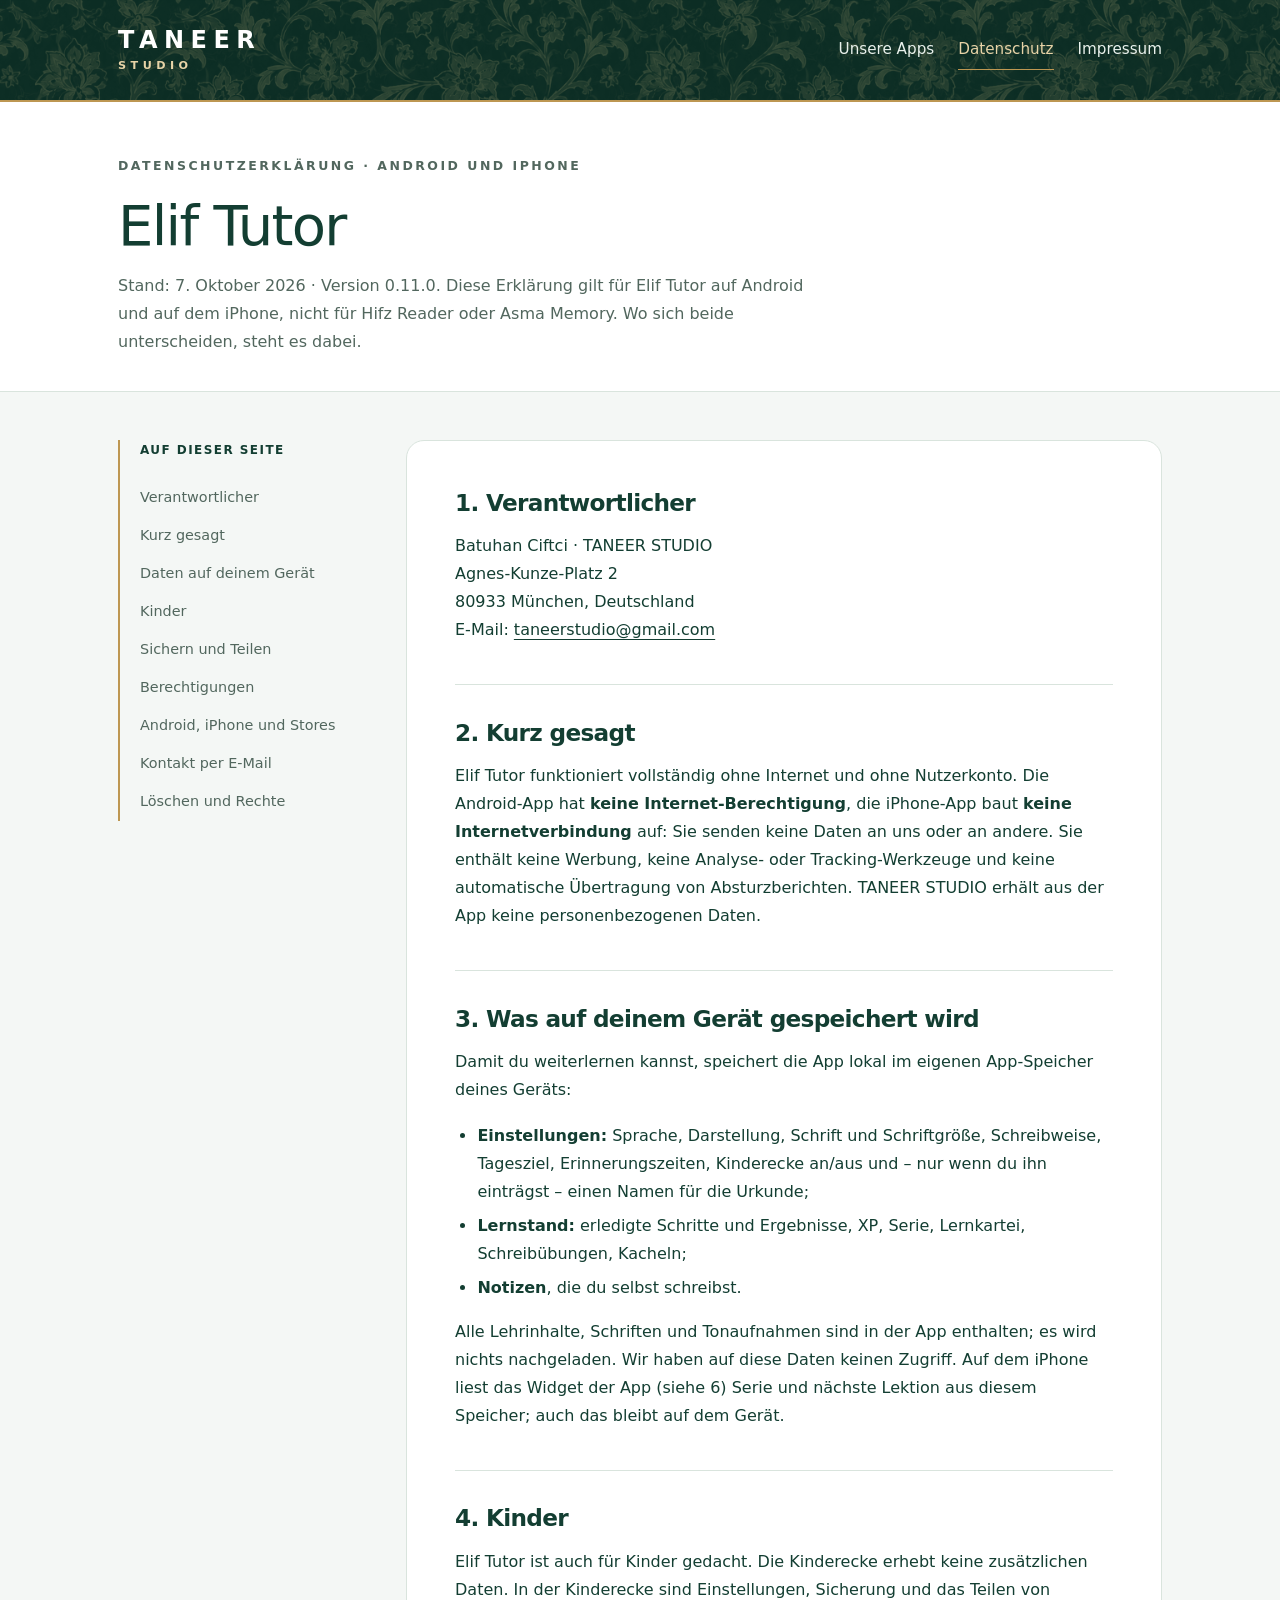
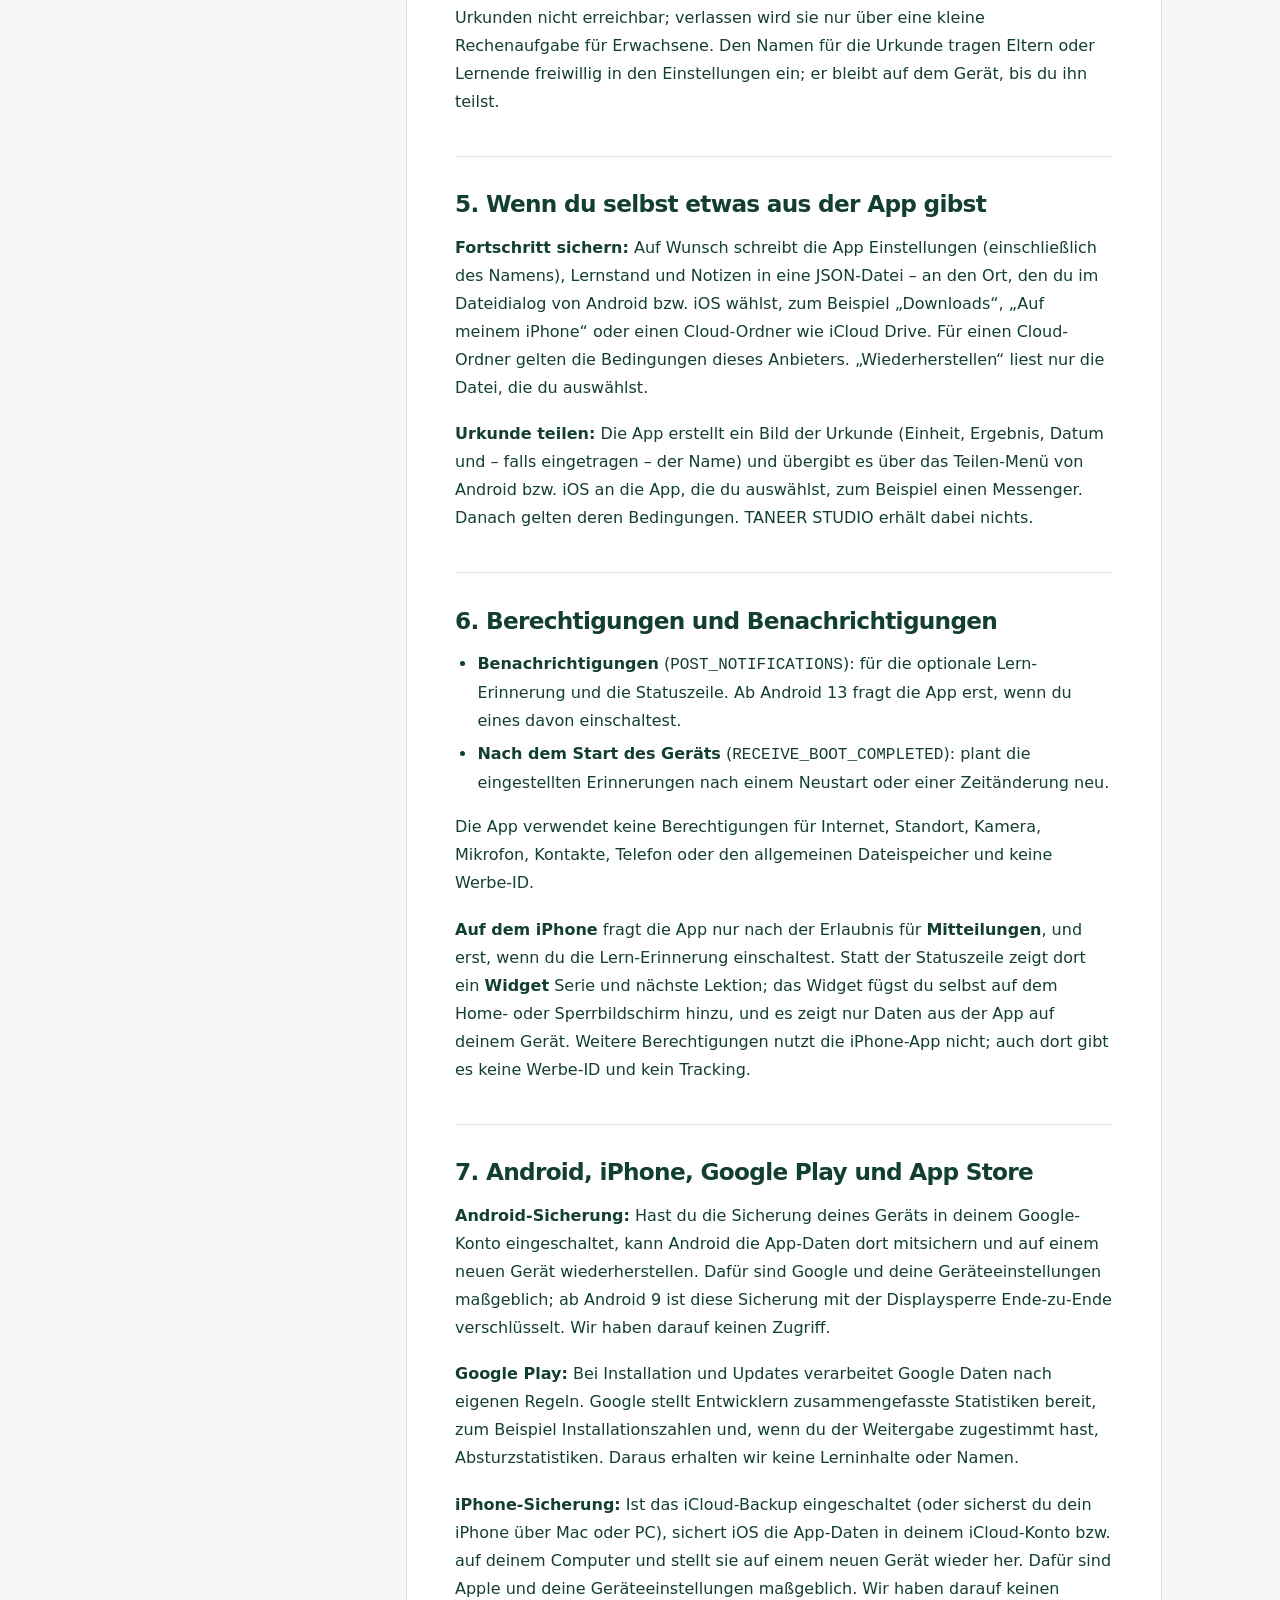
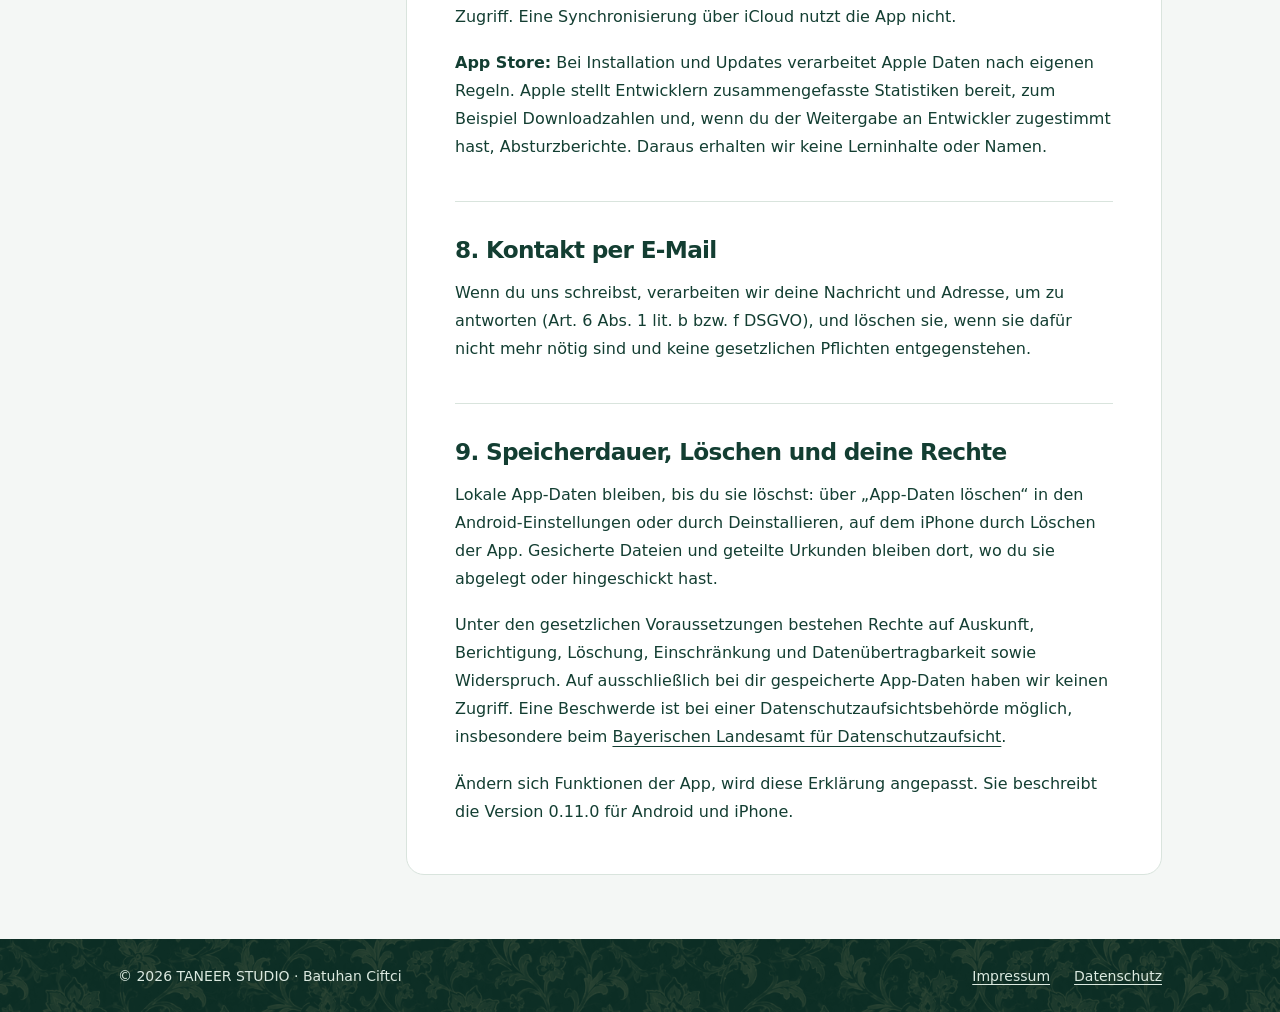
<file: datenschutz/elif-tutor/index.html>
<!doctype html>
<html lang="de"><head><meta charset="utf-8"><meta name="viewport" content="width=device-width,initial-scale=1"><meta name="description" content="Datenschutzerklärung von Elif Tutor für Android und iPhone von TANEER STUDIO: keine Internetverbindung, Daten nur auf dem Gerät, Sicherung und Teilen nur auf Wunsch."><meta name="referrer" content="strict-origin-when-cross-origin"><title>Elif Tutor · Datenschutz · TANEER STUDIO</title><link rel="icon" href="../../assets/favicon.svg" type="image/svg+xml"><link rel="stylesheet" href="../../assets/style.css"></head>
<body><a class="skip" href="#inhalt">Zum Inhalt</a><header class="site-header"><div class="wrap header-inner"><a class="wordmark" href="../../" aria-label="TANEER STUDIO – Startseite">TANEER<small>STUDIO</small></a><nav class="site-nav" aria-label="Hauptnavigation"><a href="../../#apps">Unsere Apps</a><a href="../" aria-current="page">Datenschutz</a><a href="../../impressum/">Impressum</a></nav></div></header>
<main id="inhalt"><div class="page-head"><div class="wrap"><p class="eyebrow">Datenschutzerklärung · Android und iPhone</p><h1>Elif Tutor</h1><p>Stand: 7. Oktober 2026 · Version 0.11.0. Diese Erklärung gilt für Elif Tutor auf Android und auf dem iPhone, nicht für Hifz Reader oder Asma Memory. Wo sich beide unterscheiden, steht es dabei.</p></div></div>
<div class="wrap legal-layout"><aside class="contents" aria-label="Inhaltsverzeichnis"><p>Auf dieser Seite</p><a href="#verantwortlicher">Verantwortlicher</a><a href="#kurz">Kurz gesagt</a><a href="#lokal">Daten auf deinem Gerät</a><a href="#kinder">Kinder</a><a href="#teilen">Sichern und Teilen</a><a href="#berechtigungen">Berechtigungen</a><a href="#android">Android, iPhone und Stores</a><a href="#kontakt">Kontakt per E-Mail</a><a href="#rechte">Löschen und Rechte</a></aside><article class="legal-article">
<section id="verantwortlicher"><h2>1. Verantwortlicher</h2><address>Batuhan Ciftci · TANEER STUDIO<br>Agnes-Kunze-Platz 2<br>80933 München, Deutschland<br>E-Mail: <a href="mailto:taneerstudio@gmail.com">taneerstudio@gmail.com</a></address></section>
<section id="kurz"><h2>2. Kurz gesagt</h2><p>Elif Tutor funktioniert vollständig ohne Internet und ohne Nutzerkonto. Die Android-App hat <strong>keine Internet-Berechtigung</strong>, die iPhone-App baut <strong>keine Internetverbindung</strong> auf: Sie senden keine Daten an uns oder an andere. Sie enthält keine Werbung, keine Analyse- oder Tracking-Werkzeuge und keine automatische Übertragung von Absturzberichten. TANEER STUDIO erhält aus der App keine personenbezogenen Daten.</p></section>
<section id="lokal"><h2>3. Was auf deinem Gerät gespeichert wird</h2><p>Damit du weiterlernen kannst, speichert die App lokal im eigenen App-Speicher deines Geräts:</p><ul><li><strong>Einstellungen:</strong> Sprache, Darstellung, Schrift und Schriftgröße, Schreibweise, Tagesziel, Erinnerungszeiten, Kinderecke an/aus und – nur wenn du ihn einträgst – einen Namen für die Urkunde;</li><li><strong>Lernstand:</strong> erledigte Schritte und Ergebnisse, XP, Serie, Lernkartei, Schreibübungen, Kacheln;</li><li><strong>Notizen</strong>, die du selbst schreibst.</li></ul><p>Alle Lehrinhalte, Schriften und Tonaufnahmen sind in der App enthalten; es wird nichts nachgeladen. Wir haben auf diese Daten keinen Zugriff. Auf dem iPhone liest das Widget der App (siehe 6) Serie und nächste Lektion aus diesem Speicher; auch das bleibt auf dem Gerät.</p></section>
<section id="kinder"><h2>4. Kinder</h2><p>Elif Tutor ist auch für Kinder gedacht. Die Kinderecke erhebt keine zusätzlichen Daten. In der Kinderecke sind Einstellungen, Sicherung und das Teilen von Urkunden nicht erreichbar; verlassen wird sie nur über eine kleine Rechenaufgabe für Erwachsene. Den Namen für die Urkunde tragen Eltern oder Lernende freiwillig in den Einstellungen ein; er bleibt auf dem Gerät, bis du ihn teilst.</p></section>
<section id="teilen"><h2>5. Wenn du selbst etwas aus der App gibst</h2><p><strong>Fortschritt sichern:</strong> Auf Wunsch schreibt die App Einstellungen (einschließlich des Namens), Lernstand und Notizen in eine JSON-Datei – an den Ort, den du im Dateidialog von Android bzw. iOS wählst, zum Beispiel „Downloads“, „Auf meinem iPhone“ oder einen Cloud-Ordner wie iCloud Drive. Für einen Cloud-Ordner gelten die Bedingungen dieses Anbieters. „Wiederherstellen“ liest nur die Datei, die du auswählst.</p><p><strong>Urkunde teilen:</strong> Die App erstellt ein Bild der Urkunde (Einheit, Ergebnis, Datum und – falls eingetragen – der Name) und übergibt es über das Teilen-Menü von Android bzw. iOS an die App, die du auswählst, zum Beispiel einen Messenger. Danach gelten deren Bedingungen. TANEER STUDIO erhält dabei nichts.</p></section>
<section id="berechtigungen"><h2>6. Berechtigungen und Benachrichtigungen</h2><ul><li><strong>Benachrichtigungen</strong> (<code>POST_NOTIFICATIONS</code>): für die optionale Lern-Erinnerung und die Statuszeile. Ab Android 13 fragt die App erst, wenn du eines davon einschaltest.</li><li><strong>Nach dem Start des Geräts</strong> (<code>RECEIVE_BOOT_COMPLETED</code>): plant die eingestellten Erinnerungen nach einem Neustart oder einer Zeitänderung neu.</li></ul><p>Die App verwendet keine Berechtigungen für Internet, Standort, Kamera, Mikrofon, Kontakte, Telefon oder den allgemeinen Dateispeicher und keine Werbe-ID.</p><p><strong>Auf dem iPhone</strong> fragt die App nur nach der Erlaubnis für <strong>Mitteilungen</strong>, und erst, wenn du die Lern-Erinnerung einschaltest. Statt der Statuszeile zeigt dort ein <strong>Widget</strong> Serie und nächste Lektion; das Widget fügst du selbst auf dem Home- oder Sperrbildschirm hinzu, und es zeigt nur Daten aus der App auf deinem Gerät. Weitere Berechtigungen nutzt die iPhone-App nicht; auch dort gibt es keine Werbe-ID und kein Tracking.</p></section>
<section id="android"><h2>7. Android, iPhone, Google Play und App Store</h2><p><strong>Android-Sicherung:</strong> Hast du die Sicherung deines Geräts in deinem Google-Konto eingeschaltet, kann Android die App-Daten dort mitsichern und auf einem neuen Gerät wiederherstellen. Dafür sind Google und deine Geräteeinstellungen maßgeblich; ab Android 9 ist diese Sicherung mit der Displaysperre Ende-zu-Ende verschlüsselt. Wir haben darauf keinen Zugriff.</p><p><strong>Google Play:</strong> Bei Installation und Updates verarbeitet Google Daten nach eigenen Regeln. Google stellt Entwicklern zusammengefasste Statistiken bereit, zum Beispiel Installationszahlen und, wenn du der Weitergabe zugestimmt hast, Absturzstatistiken. Daraus erhalten wir keine Lerninhalte oder Namen.</p><p><strong>iPhone-Sicherung:</strong> Ist das iCloud-Backup eingeschaltet (oder sicherst du dein iPhone über Mac oder PC), sichert iOS die App-Daten in deinem iCloud-Konto bzw. auf deinem Computer und stellt sie auf einem neuen Gerät wieder her. Dafür sind Apple und deine Geräteeinstellungen maßgeblich. Wir haben darauf keinen Zugriff. Eine Synchronisierung über iCloud nutzt die App nicht.</p><p><strong>App Store:</strong> Bei Installation und Updates verarbeitet Apple Daten nach eigenen Regeln. Apple stellt Entwicklern zusammengefasste Statistiken bereit, zum Beispiel Downloadzahlen und, wenn du der Weitergabe an Entwickler zugestimmt hast, Absturzberichte. Daraus erhalten wir keine Lerninhalte oder Namen.</p></section>
<section id="kontakt"><h2>8. Kontakt per E-Mail</h2><p>Wenn du uns schreibst, verarbeiten wir deine Nachricht und Adresse, um zu antworten (Art. 6 Abs. 1 lit. b bzw. f DSGVO), und löschen sie, wenn sie dafür nicht mehr nötig sind und keine gesetzlichen Pflichten entgegenstehen.</p></section>
<section id="rechte"><h2>9. Speicherdauer, Löschen und deine Rechte</h2><p>Lokale App-Daten bleiben, bis du sie löschst: über „App-Daten löschen“ in den Android-Einstellungen oder durch Deinstallieren, auf dem iPhone durch Löschen der App. Gesicherte Dateien und geteilte Urkunden bleiben dort, wo du sie abgelegt oder hingeschickt hast.</p><p>Unter den gesetzlichen Voraussetzungen bestehen Rechte auf Auskunft, Berichtigung, Löschung, Einschränkung und Datenübertragbarkeit sowie Widerspruch. Auf ausschließlich bei dir gespeicherte App-Daten haben wir keinen Zugriff. Eine Beschwerde ist bei einer Datenschutzaufsichtsbehörde möglich, insbesondere beim <a href="https://www.lda.bayern.de/de/beschwerde.html" rel="noreferrer">Bayerischen Landesamt für Datenschutzaufsicht</a>.</p><p>Ändern sich Funktionen der App, wird diese Erklärung angepasst. Sie beschreibt die Version 0.11.0 für Android und iPhone.</p></section>
</article></div></main><footer class="site-footer"><div class="wrap footer-inner"><p>© 2026 TANEER STUDIO · Batuhan Ciftci</p><nav aria-label="Rechtliches"><a href="../../impressum/">Impressum</a><a href="../">Datenschutz</a></nav></div></footer></body></html>
</file>
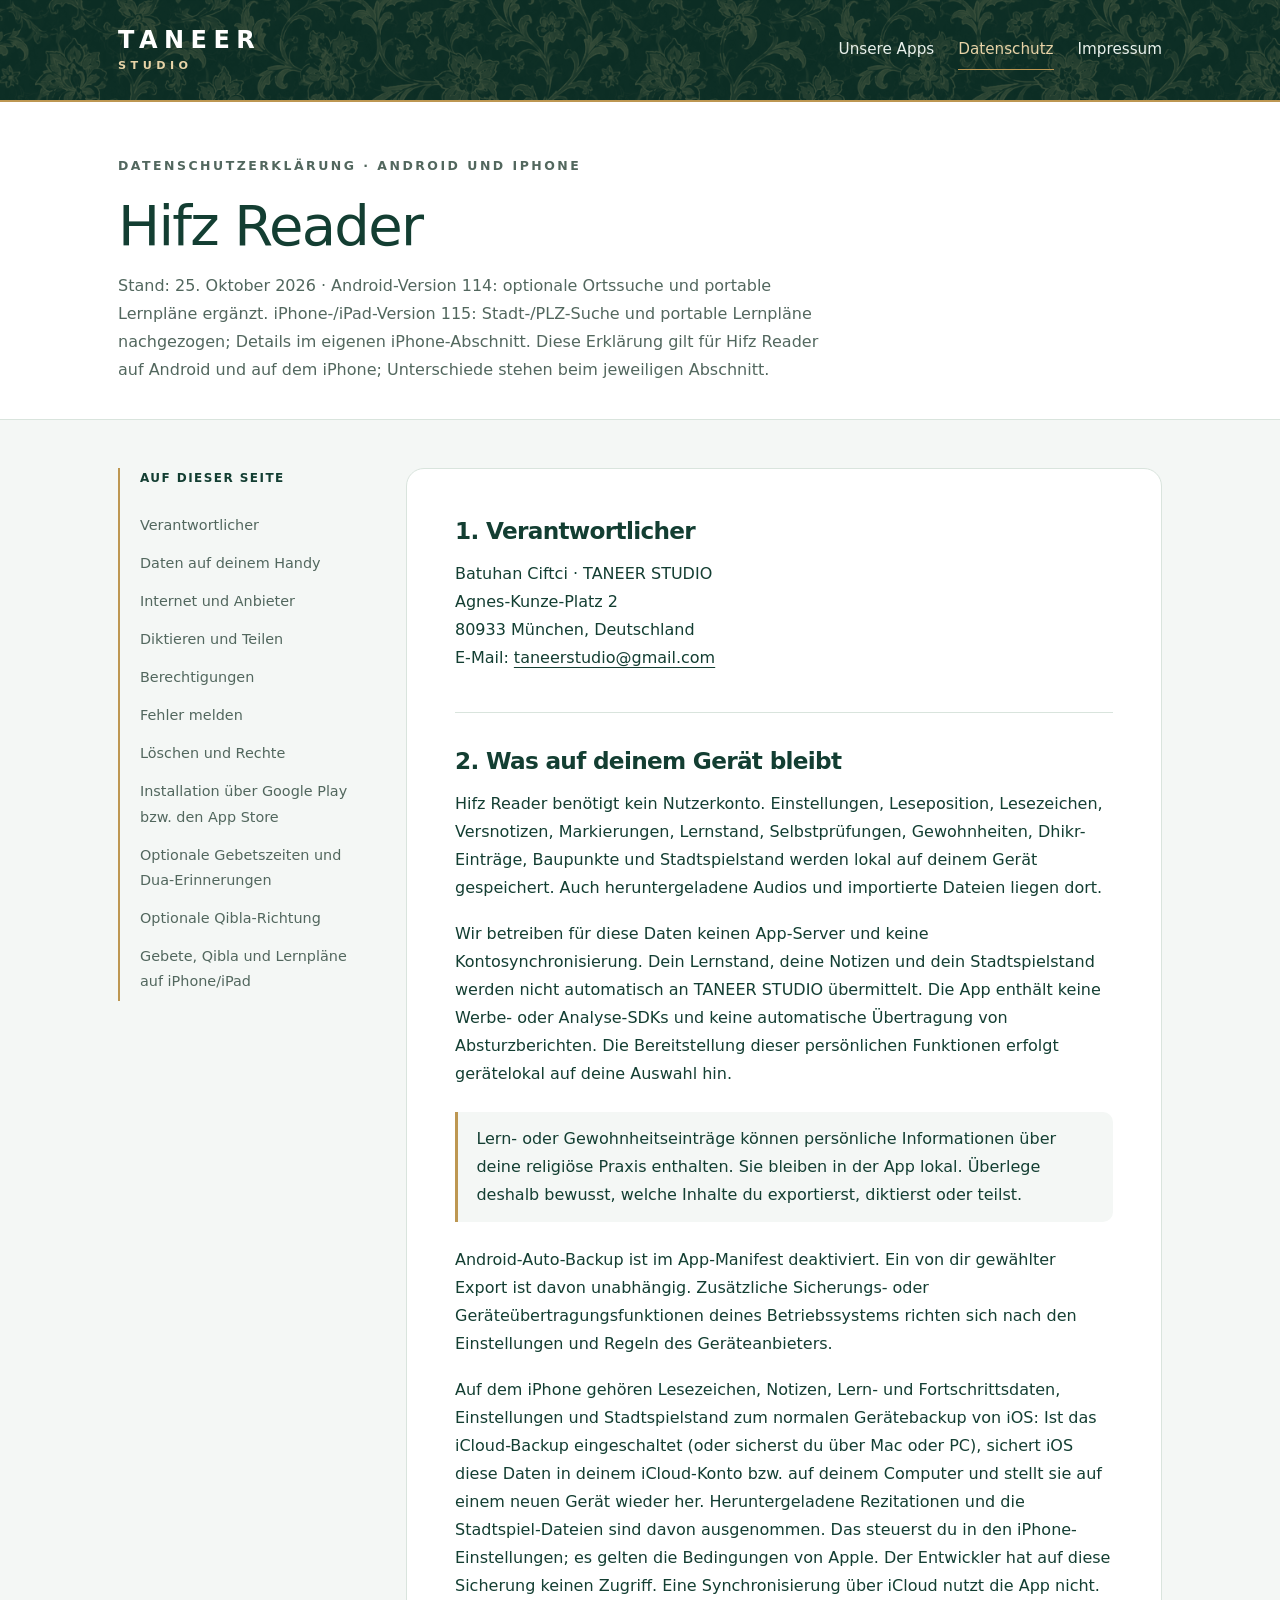
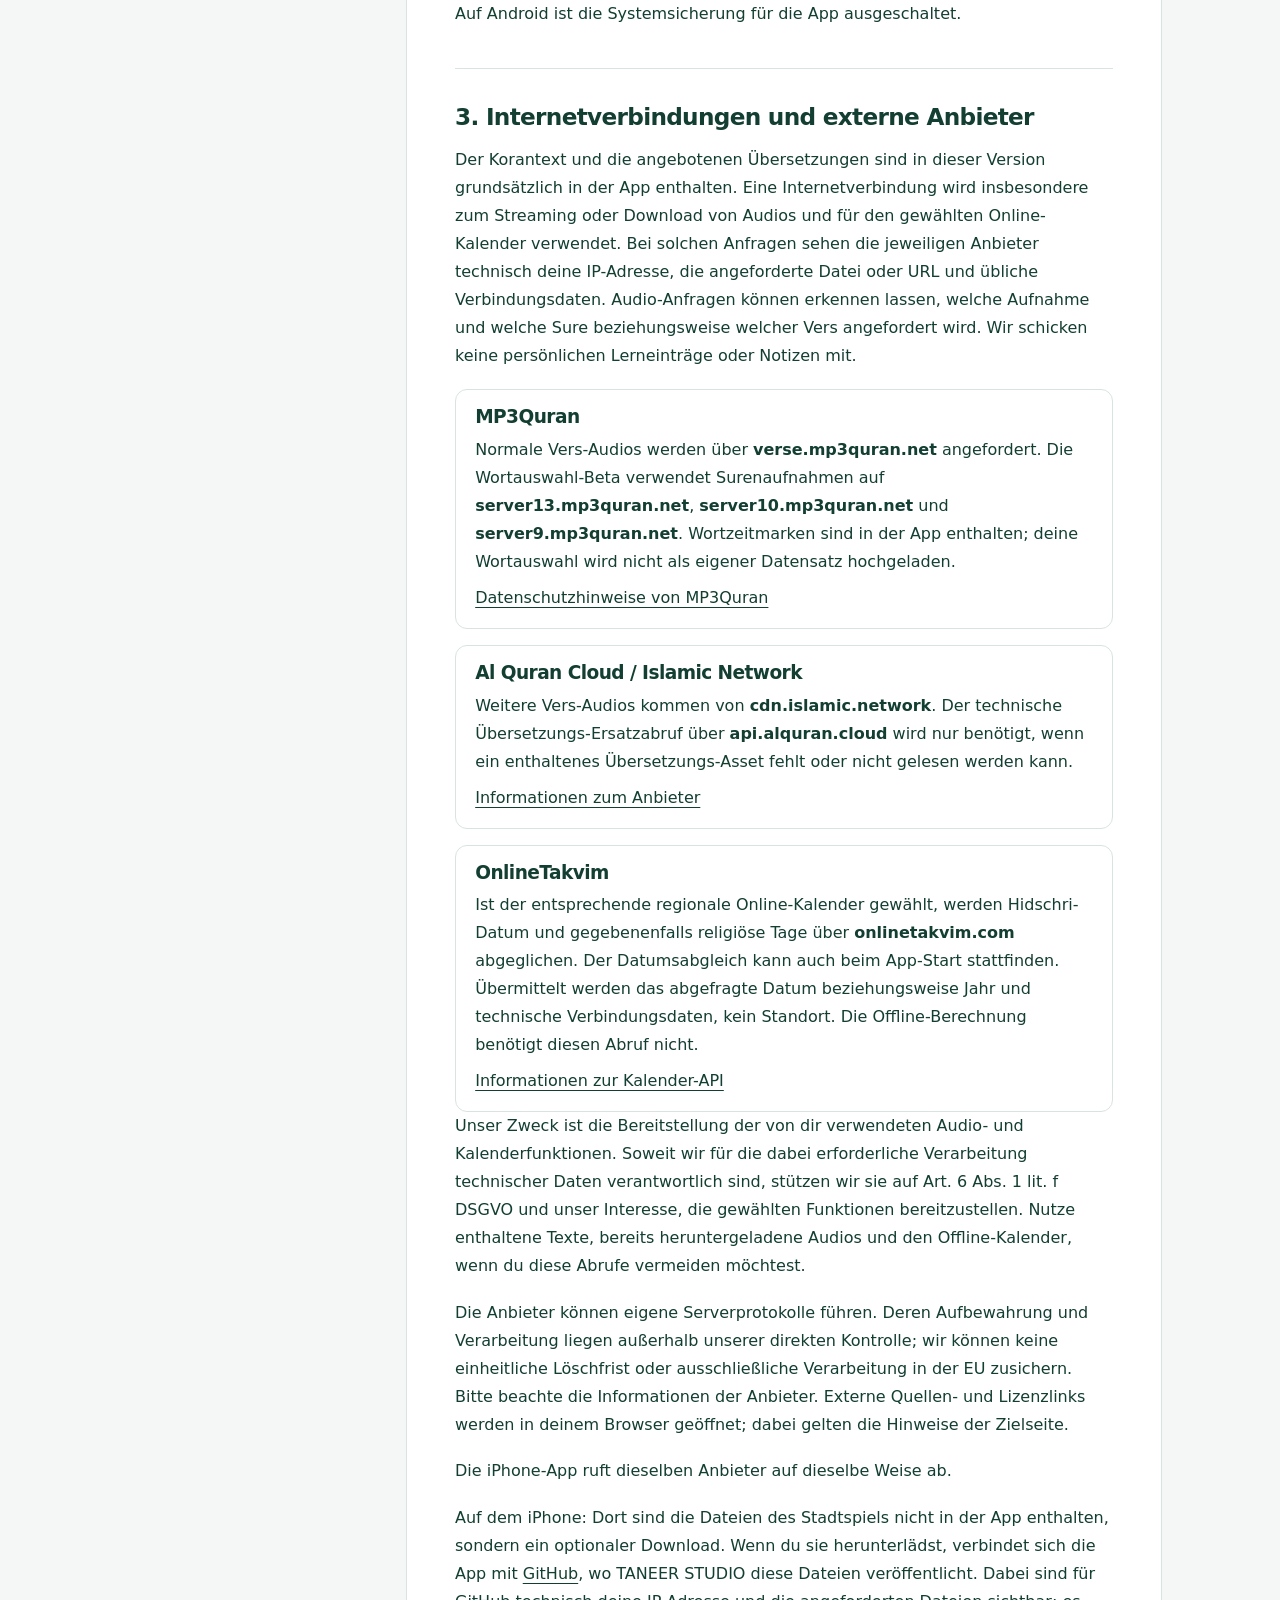
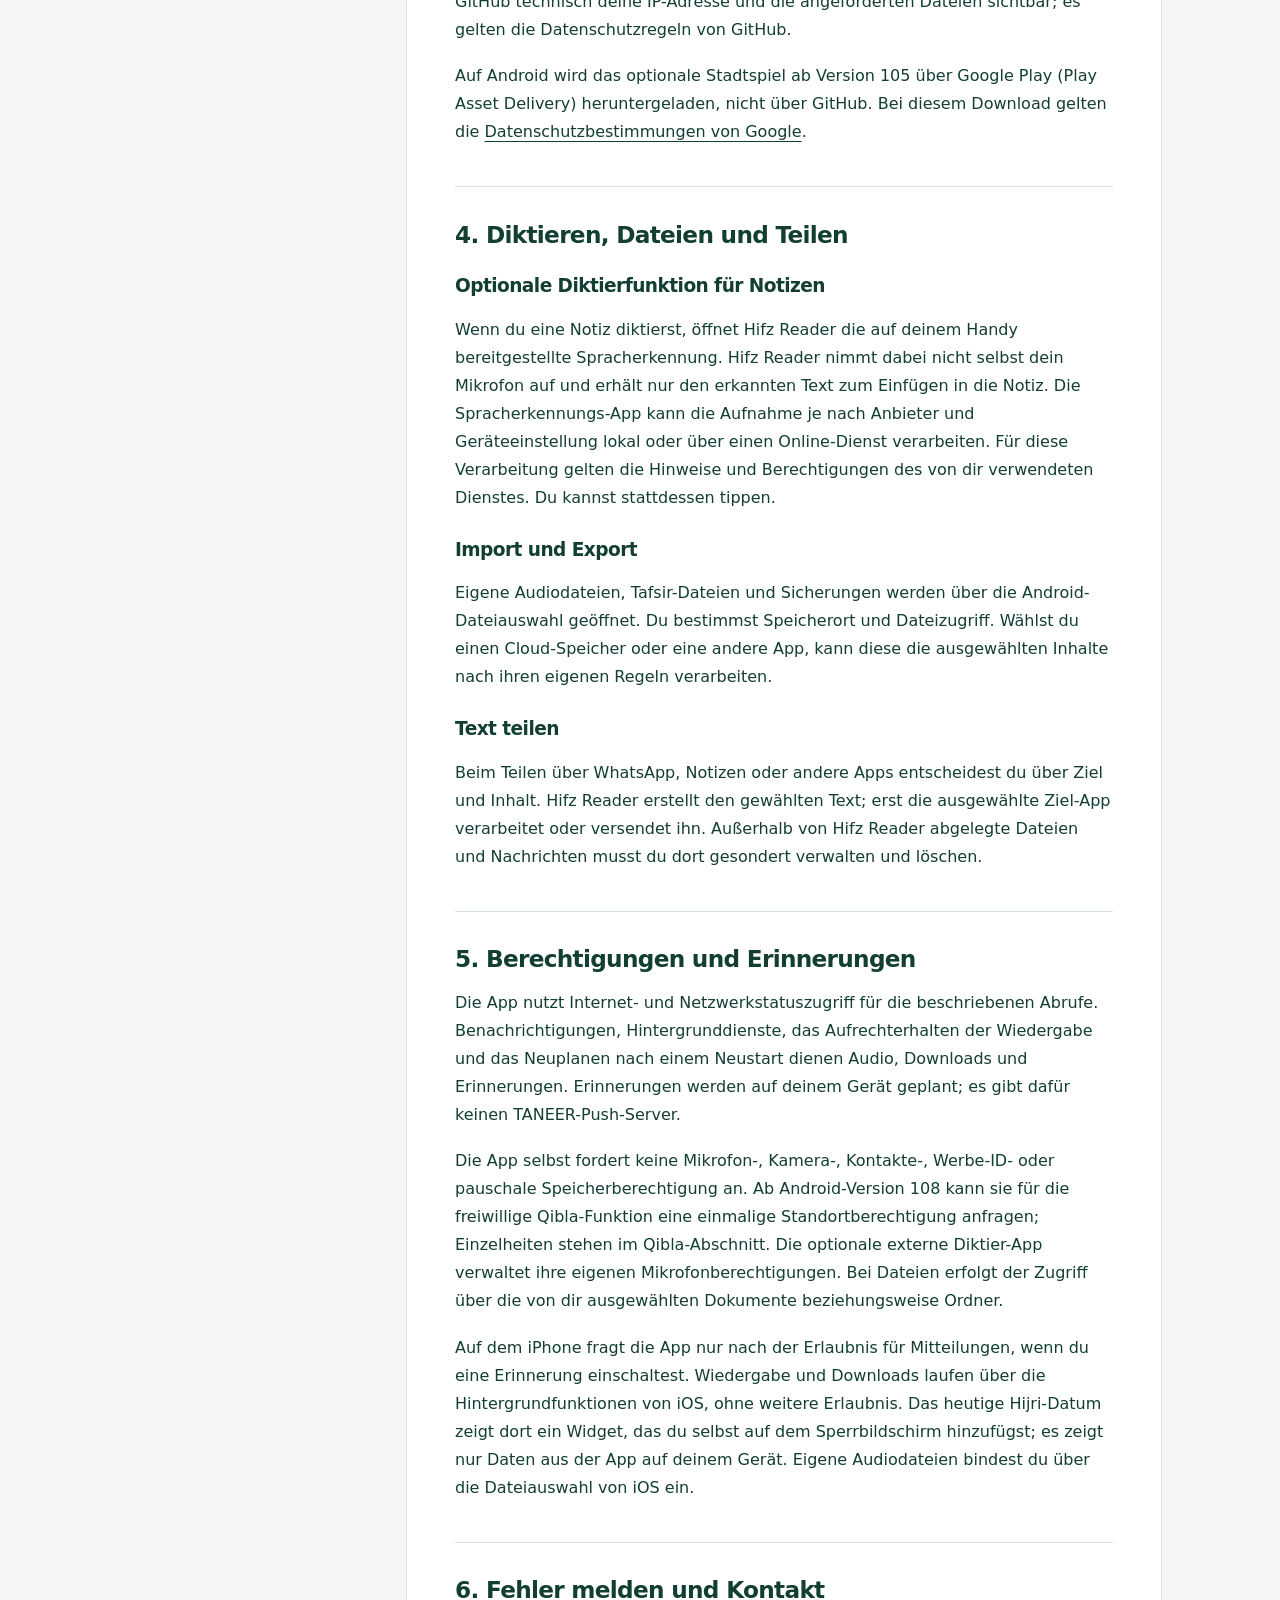
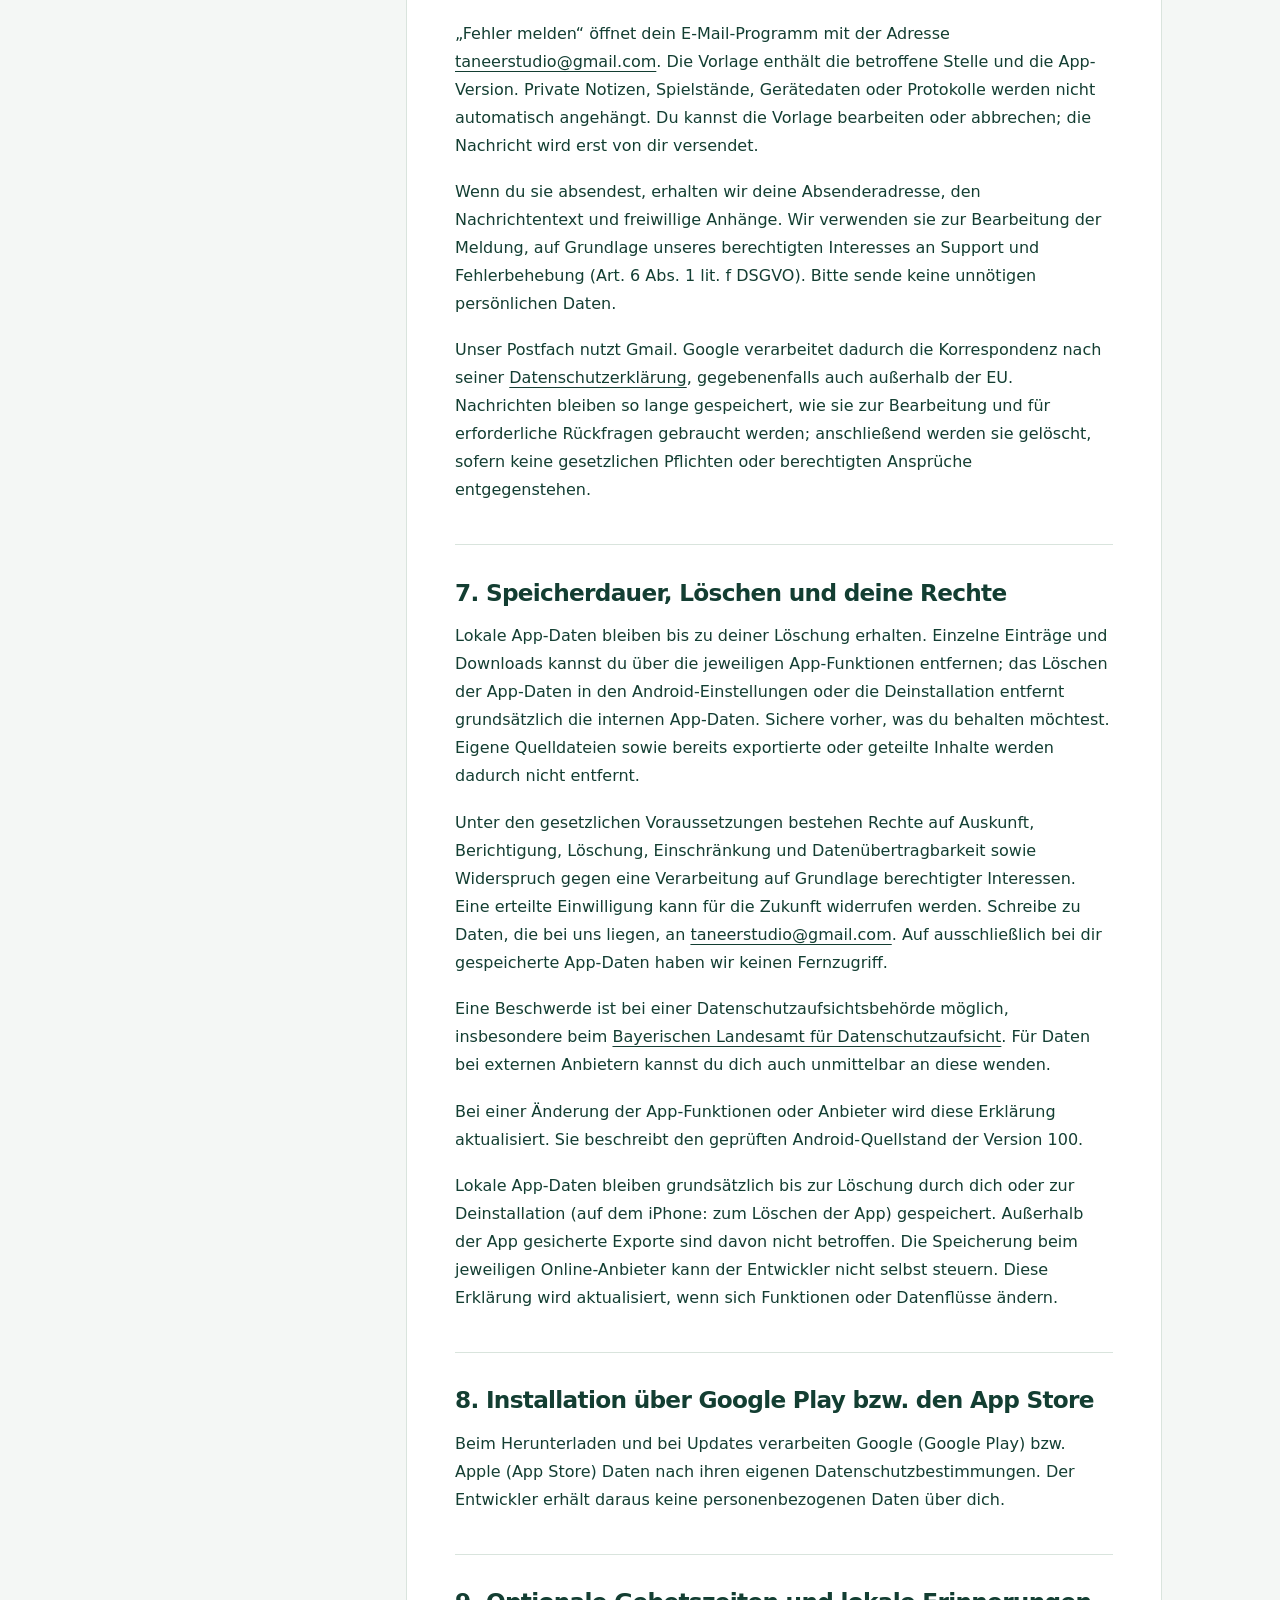
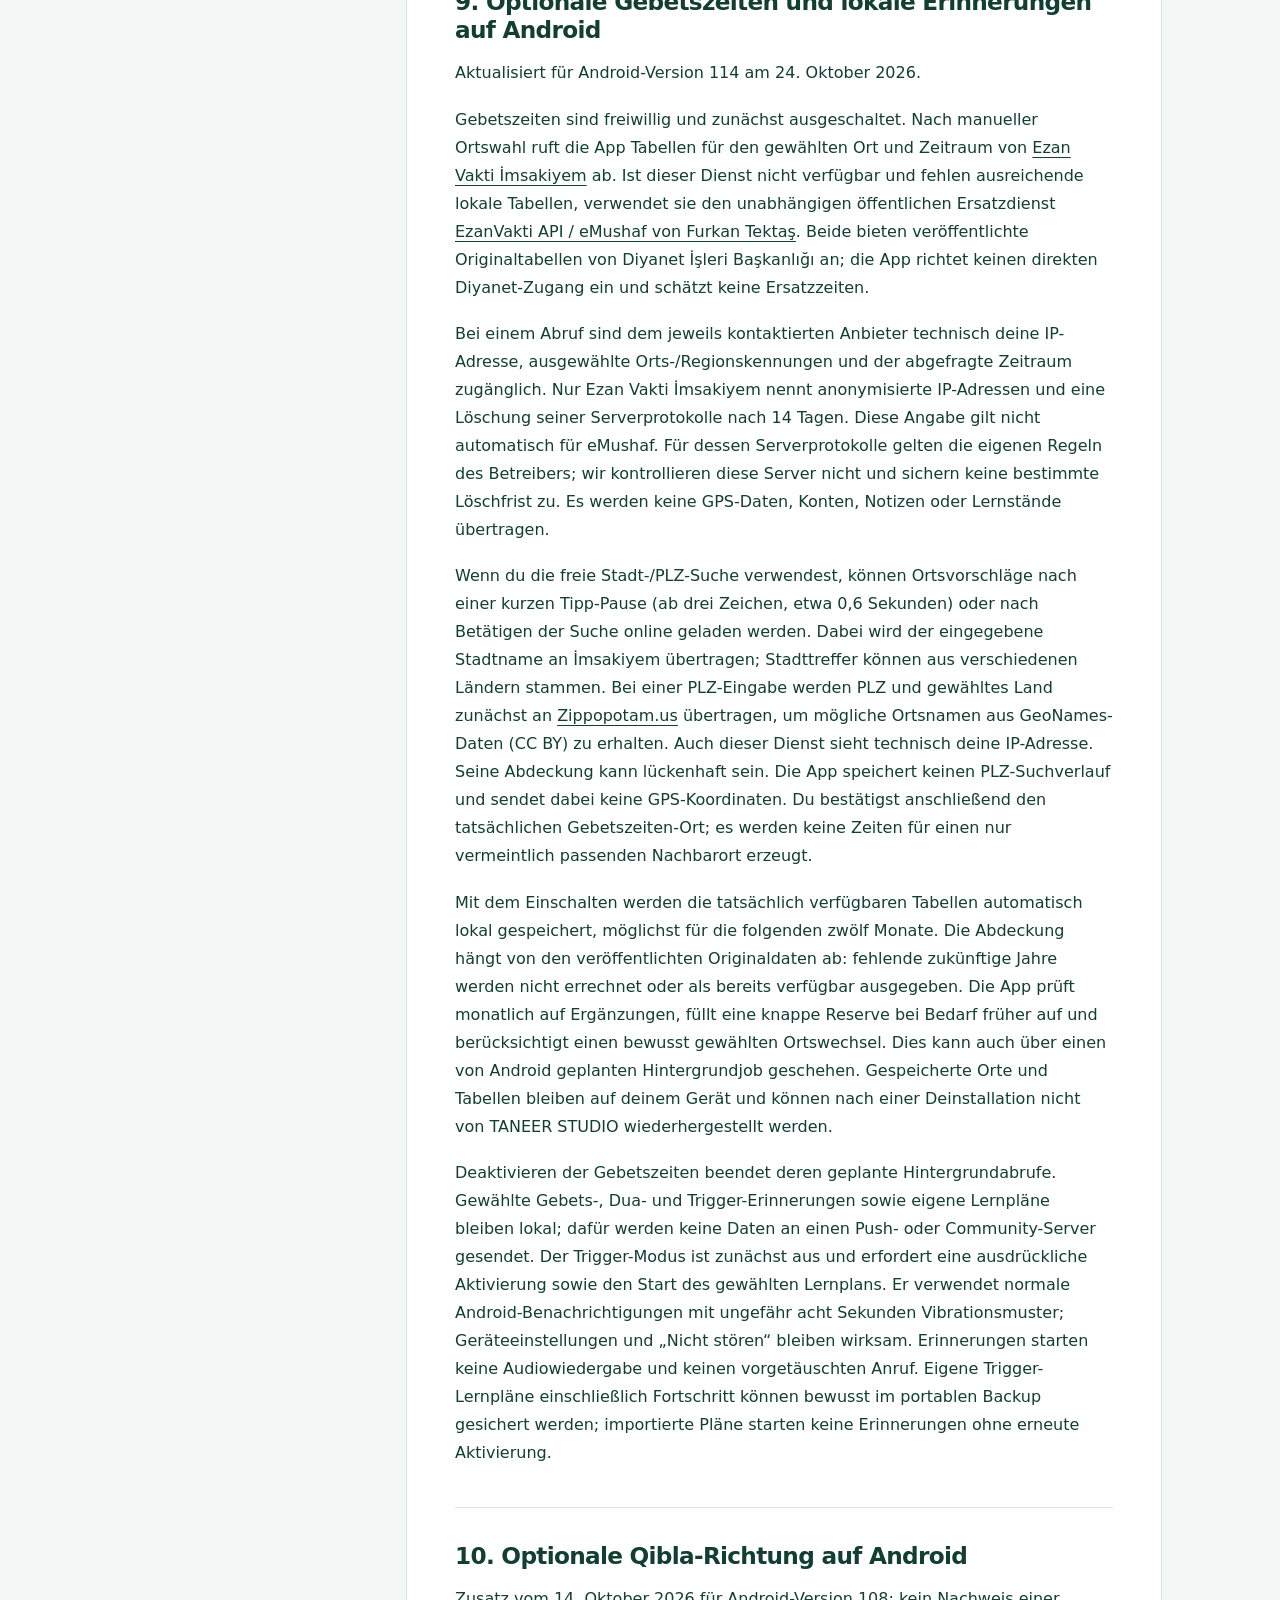
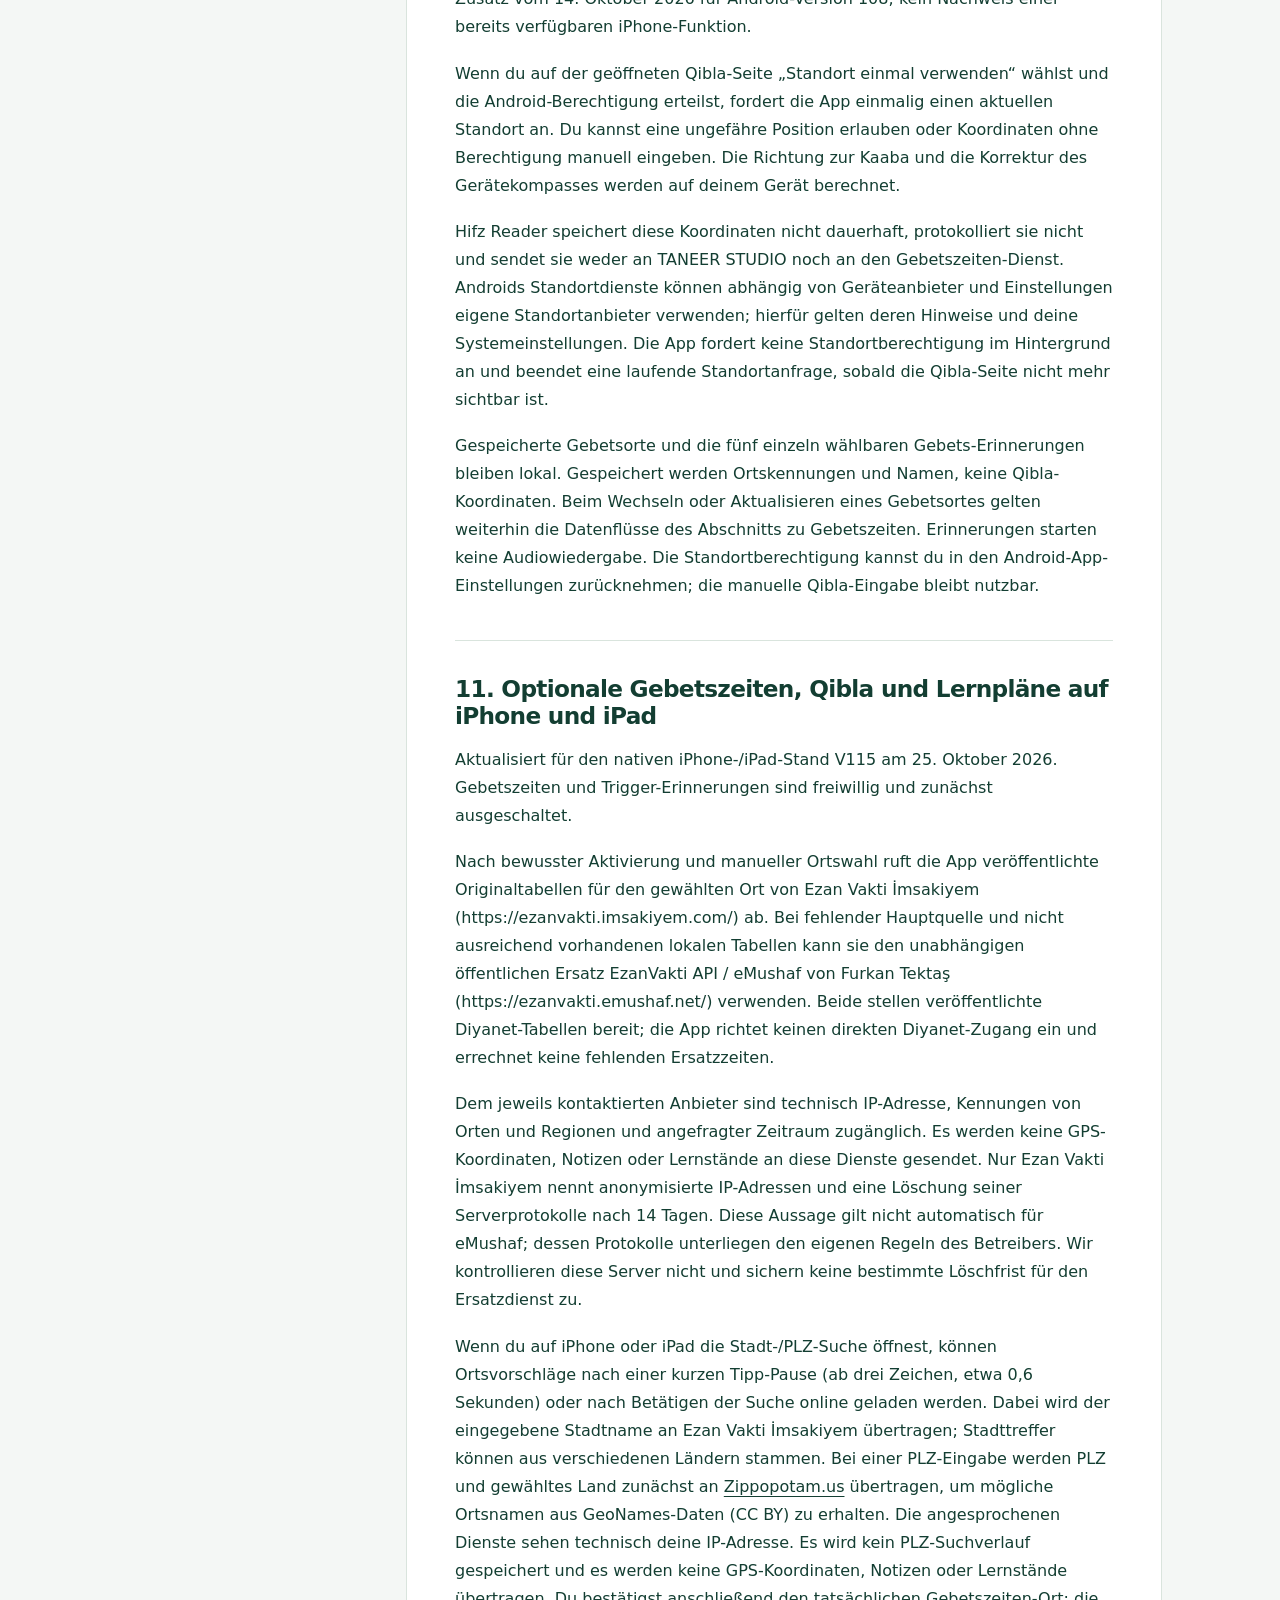
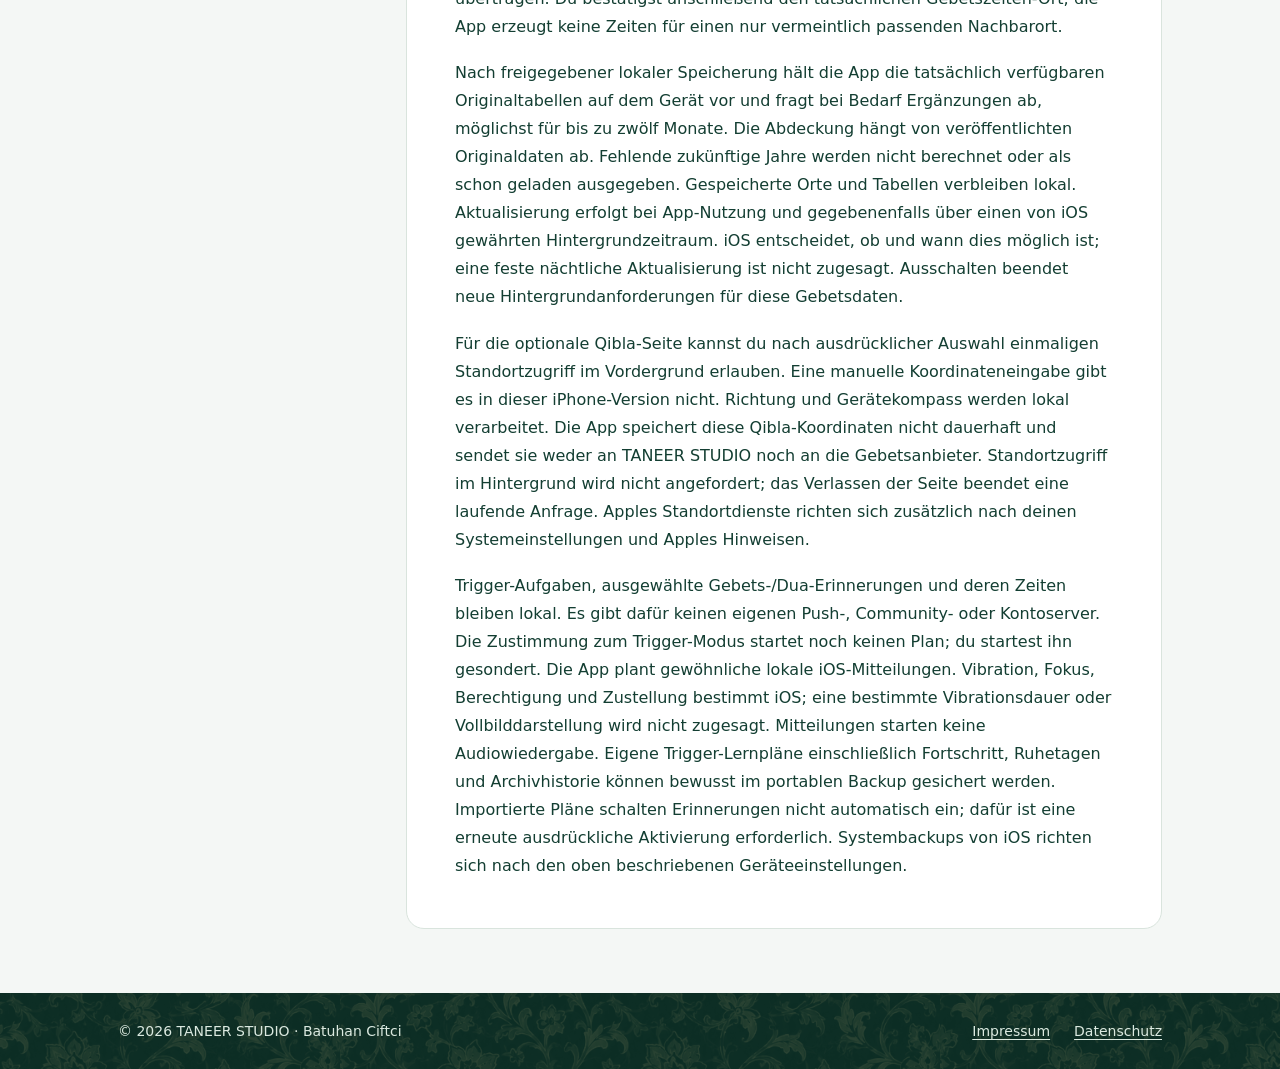
<file: datenschutz/hifz-reader/index.html>
<!doctype html>
<html lang="de"><head><meta charset="utf-8"><meta name="viewport" content="width=device-width,initial-scale=1"><meta name="description" content="Datenschutzerklärung von Hifz Reader für Android und iPhone von TANEER STUDIO: lokale Daten, Audioanbieter, Kalender, Notizen und Kontakt."><meta name="referrer" content="strict-origin-when-cross-origin"><title>Hifz Reader · Datenschutz · TANEER STUDIO</title><link rel="icon" href="../../assets/favicon.svg" type="image/svg+xml"><link rel="stylesheet" href="../../assets/style.css"></head>
<body class="hifz-legal"><a class="skip" href="#inhalt">Zum Inhalt</a><header class="site-header"><div class="wrap header-inner"><a class="wordmark" href="../../" aria-label="TANEER STUDIO – Startseite">TANEER<small>STUDIO</small></a><nav class="site-nav" aria-label="Hauptnavigation"><a href="../../#apps">Unsere Apps</a><a href="../" aria-current="page">Datenschutz</a><a href="../../impressum/">Impressum</a></nav></div></header>
<main id="inhalt"><div class="page-head"><div class="wrap"><p class="eyebrow">Datenschutzerklärung · Android und iPhone</p><h1>Hifz Reader</h1><p>Stand: 25. Oktober 2026 · Android-Version 114: optionale Ortssuche und portable Lernpläne ergänzt. iPhone-/iPad-Version 115: Stadt-/PLZ-Suche und portable Lernpläne nachgezogen; Details im eigenen iPhone-Abschnitt. Diese Erklärung gilt für Hifz Reader auf Android und auf dem iPhone; Unterschiede stehen beim jeweiligen Abschnitt.</p></div></div>
<div class="wrap legal-layout"><aside class="contents" aria-label="Inhaltsverzeichnis"><p>Auf dieser Seite</p><a href="#verantwortlicher">Verantwortlicher</a><a href="#lokal">Daten auf deinem Handy</a><a href="#internet">Internet und Anbieter</a><a href="#diktieren">Diktieren und Teilen</a><a href="#berechtigungen">Berechtigungen</a><a href="#kontakt">Fehler melden</a><a href="#rechte">Löschen und Rechte</a><a href="#stores">Installation über Google Play bzw. den App Store</a><a href="#gebetszeiten">Optionale Gebetszeiten und Dua-Erinnerungen</a><a href="#qibla">Optionale Qibla-Richtung</a><a href="#iphone-v113">Gebete, Qibla und Lernpläne auf iPhone/iPad</a></aside><article class="legal-article">
<section id="verantwortlicher"><h2>1. Verantwortlicher</h2><address>Batuhan Ciftci · TANEER STUDIO<br>Agnes-Kunze-Platz 2<br>80933 München, Deutschland<br>E-Mail: <a href="mailto:taneerstudio@gmail.com">taneerstudio@gmail.com</a></address></section>
<section id="lokal"><h2>2. Was auf deinem Gerät bleibt</h2><p>Hifz Reader benötigt kein Nutzerkonto. Einstellungen, Leseposition, Lesezeichen, Versnotizen, Markierungen, Lernstand, Selbstprüfungen, Gewohnheiten, Dhikr-Einträge, Baupunkte und Stadtspielstand werden lokal auf deinem Gerät gespeichert. Auch heruntergeladene Audios und importierte Dateien liegen dort.</p><p>Wir betreiben für diese Daten keinen App-Server und keine Kontosynchronisierung. Dein Lernstand, deine Notizen und dein Stadtspielstand werden nicht automatisch an TANEER STUDIO übermittelt. Die App enthält keine Werbe- oder Analyse-SDKs und keine automatische Übertragung von Absturzberichten. Die Bereitstellung dieser persönlichen Funktionen erfolgt gerätelokal auf deine Auswahl hin.</p><div class="notice">Lern- oder Gewohnheitseinträge können persönliche Informationen über deine religiöse Praxis enthalten. Sie bleiben in der App lokal. Überlege deshalb bewusst, welche Inhalte du exportierst, diktierst oder teilst.</div><p>Android-Auto-Backup ist im App-Manifest deaktiviert. Ein von dir gewählter Export ist davon unabhängig. Zusätzliche Sicherungs- oder Geräteübertragungsfunktionen deines Betriebssystems richten sich nach den Einstellungen und Regeln des Geräteanbieters.</p><p>Auf dem iPhone gehören Lesezeichen, Notizen, Lern- und Fortschrittsdaten, Einstellungen und Stadtspielstand zum normalen Gerätebackup von iOS: Ist das iCloud-Backup eingeschaltet (oder sicherst du über Mac oder PC), sichert iOS diese Daten in deinem iCloud-Konto bzw. auf deinem Computer und stellt sie auf einem neuen Gerät wieder her. Heruntergeladene Rezitationen und die Stadtspiel-Dateien sind davon ausgenommen. Das steuerst du in den iPhone-Einstellungen; es gelten die Bedingungen von Apple. Der Entwickler hat auf diese Sicherung keinen Zugriff. Eine Synchronisierung über iCloud nutzt die App nicht. Auf Android ist die Systemsicherung für die App ausgeschaltet.</p></section>
<section id="internet"><h2>3. Internetverbindungen und externe Anbieter</h2><p>Der Korantext und die angebotenen Übersetzungen sind in dieser Version grundsätzlich in der App enthalten. Eine Internetverbindung wird insbesondere zum Streaming oder Download von Audios und für den gewählten Online-Kalender verwendet. Bei solchen Anfragen sehen die jeweiligen Anbieter technisch deine IP-Adresse, die angeforderte Datei oder URL und übliche Verbindungsdaten. Audio-Anfragen können erkennen lassen, welche Aufnahme und welche Sure beziehungsweise welcher Vers angefordert wird. Wir schicken keine persönlichen Lerneinträge oder Notizen mit.</p><div class="provider-list"><div class="provider"><h3>MP3Quran</h3><p>Normale Vers-Audios werden über <strong>verse.mp3quran.net</strong> angefordert. Die Wortauswahl-Beta verwendet Surenaufnahmen auf <strong>server13.mp3quran.net</strong>, <strong>server10.mp3quran.net</strong> und <strong>server9.mp3quran.net</strong>. Wortzeitmarken sind in der App enthalten; deine Wortauswahl wird nicht als eigener Datensatz hochgeladen.</p><a href="https://www.mp3quran.net/eng/privacy" rel="noreferrer">Datenschutzhinweise von MP3Quran</a></div><div class="provider"><h3>Al Quran Cloud / Islamic Network</h3><p>Weitere Vers-Audios kommen von <strong>cdn.islamic.network</strong>. Der technische Übersetzungs-Ersatzabruf über <strong>api.alquran.cloud</strong> wird nur benötigt, wenn ein enthaltenes Übersetzungs-Asset fehlt oder nicht gelesen werden kann.</p><a href="https://alquran.cloud/" rel="noreferrer">Informationen zum Anbieter</a></div><div class="provider"><h3>OnlineTakvim</h3><p>Ist der entsprechende regionale Online-Kalender gewählt, werden Hidschri-Datum und gegebenenfalls religiöse Tage über <strong>onlinetakvim.com</strong> abgeglichen. Der Datumsabgleich kann auch beim App-Start stattfinden. Übermittelt werden das abgefragte Datum beziehungsweise Jahr und technische Verbindungsdaten, kein Standort. Die Offline-Berechnung benötigt diesen Abruf nicht.</p><a href="https://onlinetakvim.com/api/" rel="noreferrer">Informationen zur Kalender-API</a></div></div><p>Unser Zweck ist die Bereitstellung der von dir verwendeten Audio- und Kalenderfunktionen. Soweit wir für die dabei erforderliche Verarbeitung technischer Daten verantwortlich sind, stützen wir sie auf Art. 6 Abs. 1 lit. f DSGVO und unser Interesse, die gewählten Funktionen bereitzustellen. Nutze enthaltene Texte, bereits heruntergeladene Audios und den Offline-Kalender, wenn du diese Abrufe vermeiden möchtest.</p><p>Die Anbieter können eigene Serverprotokolle führen. Deren Aufbewahrung und Verarbeitung liegen außerhalb unserer direkten Kontrolle; wir können keine einheitliche Löschfrist oder ausschließliche Verarbeitung in der EU zusichern. Bitte beachte die Informationen der Anbieter. Externe Quellen- und Lizenzlinks werden in deinem Browser geöffnet; dabei gelten die Hinweise der Zielseite.</p><p>Die iPhone-App ruft dieselben Anbieter auf dieselbe Weise ab.</p><p>Auf dem iPhone: Dort sind die Dateien des Stadtspiels nicht in der App enthalten, sondern ein optionaler Download. Wenn du sie herunterlädst, verbindet sich die App mit <a href="https://docs.github.com/de/site-policy/privacy-policies/github-general-privacy-statement">GitHub</a>, wo TANEER STUDIO diese Dateien veröffentlicht. Dabei sind für GitHub technisch deine IP-Adresse und die angeforderten Dateien sichtbar; es gelten die Datenschutzregeln von GitHub.</p><p>Auf Android wird das optionale Stadtspiel ab Version 105 über Google Play (Play Asset Delivery) heruntergeladen, nicht über GitHub. Bei diesem Download gelten die <a href="https://policies.google.com/privacy?hl=de" rel="noreferrer">Datenschutzbestimmungen von Google</a>.</p></section>
<section id="diktieren"><h2>4. Diktieren, Dateien und Teilen</h2><h3>Optionale Diktierfunktion für Notizen</h3><p>Wenn du eine Notiz diktierst, öffnet Hifz Reader die auf deinem Handy bereitgestellte Spracherkennung. Hifz Reader nimmt dabei nicht selbst dein Mikrofon auf und erhält nur den erkannten Text zum Einfügen in die Notiz. Die Spracherkennungs-App kann die Aufnahme je nach Anbieter und Geräteeinstellung lokal oder über einen Online-Dienst verarbeiten. Für diese Verarbeitung gelten die Hinweise und Berechtigungen des von dir verwendeten Dienstes. Du kannst stattdessen tippen.</p><h3>Import und Export</h3><p>Eigene Audiodateien, Tafsir-Dateien und Sicherungen werden über die Android-Dateiauswahl geöffnet. Du bestimmst Speicherort und Dateizugriff. Wählst du einen Cloud-Speicher oder eine andere App, kann diese die ausgewählten Inhalte nach ihren eigenen Regeln verarbeiten.</p><h3>Text teilen</h3><p>Beim Teilen über WhatsApp, Notizen oder andere Apps entscheidest du über Ziel und Inhalt. Hifz Reader erstellt den gewählten Text; erst die ausgewählte Ziel-App verarbeitet oder versendet ihn. Außerhalb von Hifz Reader abgelegte Dateien und Nachrichten musst du dort gesondert verwalten und löschen.</p></section>
<section id="berechtigungen"><h2>5. Berechtigungen und Erinnerungen</h2><p>Die App nutzt Internet- und Netzwerkstatuszugriff für die beschriebenen Abrufe. Benachrichtigungen, Hintergrunddienste, das Aufrechterhalten der Wiedergabe und das Neuplanen nach einem Neustart dienen Audio, Downloads und Erinnerungen. Erinnerungen werden auf deinem Gerät geplant; es gibt dafür keinen TANEER-Push-Server.</p><p>Die App selbst fordert keine Mikrofon-, Kamera-, Kontakte-, Werbe-ID- oder pauschale Speicherberechtigung an. Ab Android-Version 108 kann sie für die freiwillige Qibla-Funktion eine einmalige Standortberechtigung anfragen; Einzelheiten stehen im Qibla-Abschnitt. Die optionale externe Diktier-App verwaltet ihre eigenen Mikrofonberechtigungen. Bei Dateien erfolgt der Zugriff über die von dir ausgewählten Dokumente beziehungsweise Ordner.</p><p>Auf dem iPhone fragt die App nur nach der Erlaubnis für Mitteilungen, wenn du eine Erinnerung einschaltest. Wiedergabe und Downloads laufen über die Hintergrundfunktionen von iOS, ohne weitere Erlaubnis. Das heutige Hijri-Datum zeigt dort ein Widget, das du selbst auf dem Sperrbildschirm hinzufügst; es zeigt nur Daten aus der App auf deinem Gerät. Eigene Audiodateien bindest du über die Dateiauswahl von iOS ein.</p></section>
<section id="kontakt"><h2>6. Fehler melden und Kontakt</h2><p>„Fehler melden“ öffnet dein E-Mail-Programm mit der Adresse <a href="mailto:taneerstudio@gmail.com">taneerstudio@gmail.com</a>. Die Vorlage enthält die betroffene Stelle und die App-Version. Private Notizen, Spielstände, Gerätedaten oder Protokolle werden nicht automatisch angehängt. Du kannst die Vorlage bearbeiten oder abbrechen; die Nachricht wird erst von dir versendet.</p><p>Wenn du sie absendest, erhalten wir deine Absenderadresse, den Nachrichtentext und freiwillige Anhänge. Wir verwenden sie zur Bearbeitung der Meldung, auf Grundlage unseres berechtigten Interesses an Support und Fehlerbehebung (Art. 6 Abs. 1 lit. f DSGVO). Bitte sende keine unnötigen persönlichen Daten.</p><p>Unser Postfach nutzt Gmail. Google verarbeitet dadurch die Korrespondenz nach seiner <a href="https://policies.google.com/privacy?hl=de" rel="noreferrer">Datenschutzerklärung</a>, gegebenenfalls auch außerhalb der EU. Nachrichten bleiben so lange gespeichert, wie sie zur Bearbeitung und für erforderliche Rückfragen gebraucht werden; anschließend werden sie gelöscht, sofern keine gesetzlichen Pflichten oder berechtigten Ansprüche entgegenstehen.</p></section>
<section id="rechte"><h2>7. Speicherdauer, Löschen und deine Rechte</h2><p>Lokale App-Daten bleiben bis zu deiner Löschung erhalten. Einzelne Einträge und Downloads kannst du über die jeweiligen App-Funktionen entfernen; das Löschen der App-Daten in den Android-Einstellungen oder die Deinstallation entfernt grundsätzlich die internen App-Daten. Sichere vorher, was du behalten möchtest. Eigene Quelldateien sowie bereits exportierte oder geteilte Inhalte werden dadurch nicht entfernt.</p><p>Unter den gesetzlichen Voraussetzungen bestehen Rechte auf Auskunft, Berichtigung, Löschung, Einschränkung und Datenübertragbarkeit sowie Widerspruch gegen eine Verarbeitung auf Grundlage berechtigter Interessen. Eine erteilte Einwilligung kann für die Zukunft widerrufen werden. Schreibe zu Daten, die bei uns liegen, an <a href="mailto:taneerstudio@gmail.com">taneerstudio@gmail.com</a>. Auf ausschließlich bei dir gespeicherte App-Daten haben wir keinen Fernzugriff.</p><p>Eine Beschwerde ist bei einer Datenschutzaufsichtsbehörde möglich, insbesondere beim <a href="https://www.lda.bayern.de/de/beschwerde.html" rel="noreferrer">Bayerischen Landesamt für Datenschutzaufsicht</a>. Für Daten bei externen Anbietern kannst du dich auch unmittelbar an diese wenden.</p><p>Bei einer Änderung der App-Funktionen oder Anbieter wird diese Erklärung aktualisiert. Sie beschreibt den geprüften Android-Quellstand der Version 100.</p><p>Lokale App-Daten bleiben grundsätzlich bis zur Löschung durch dich oder zur Deinstallation (auf dem iPhone: zum Löschen der App) gespeichert. Außerhalb der App gesicherte Exporte sind davon nicht betroffen. Die Speicherung beim jeweiligen Online-Anbieter kann der Entwickler nicht selbst steuern. Diese Erklärung wird aktualisiert, wenn sich Funktionen oder Datenflüsse ändern.</p></section>
<section id="stores"><h2>8. Installation über Google Play bzw. den App Store</h2><p>Beim Herunterladen und bei Updates verarbeiten Google (Google Play) bzw. Apple (App Store) Daten nach ihren eigenen Datenschutzbestimmungen. Der Entwickler erhält daraus keine personenbezogenen Daten über dich.</p></section>
<section id="gebetszeiten"><h2>9. Optionale Gebetszeiten und lokale Erinnerungen auf Android</h2><p>Aktualisiert für Android-Version 114 am 24. Oktober 2026.</p><p>Gebetszeiten sind freiwillig und zunächst ausgeschaltet. Nach manueller Ortswahl ruft die App Tabellen für den gewählten Ort und Zeitraum von <a href="https://ezanvakti.imsakiyem.com/README.en.md" rel="noreferrer">Ezan Vakti İmsakiyem</a> ab. Ist dieser Dienst nicht verfügbar und fehlen ausreichende lokale Tabellen, verwendet sie den unabhängigen öffentlichen Ersatzdienst <a href="https://ezanvakti.emushaf.net/" rel="noreferrer">EzanVakti API / eMushaf von Furkan Tektaş</a>. Beide bieten veröffentlichte Originaltabellen von Diyanet İşleri Başkanlığı an; die App richtet keinen direkten Diyanet-Zugang ein und schätzt keine Ersatzzeiten.</p><p>Bei einem Abruf sind dem jeweils kontaktierten Anbieter technisch deine IP-Adresse, ausgewählte Orts-/Regionskennungen und der abgefragte Zeitraum zugänglich. Nur Ezan Vakti İmsakiyem nennt anonymisierte IP-Adressen und eine Löschung seiner Serverprotokolle nach 14 Tagen. Diese Angabe gilt nicht automatisch für eMushaf. Für dessen Serverprotokolle gelten die eigenen Regeln des Betreibers; wir kontrollieren diese Server nicht und sichern keine bestimmte Löschfrist zu. Es werden keine GPS-Daten, Konten, Notizen oder Lernstände übertragen.</p><p>Wenn du die freie Stadt-/PLZ-Suche verwendest, können Ortsvorschläge nach einer kurzen Tipp-Pause (ab drei Zeichen, etwa 0,6 Sekunden) oder nach Betätigen der Suche online geladen werden. Dabei wird der eingegebene Stadtname an İmsakiyem übertragen; Stadttreffer können aus verschiedenen Ländern stammen. Bei einer PLZ-Eingabe werden PLZ und gewähltes Land zunächst an <a href="https://docs.zippopotam.us/docs/getting-started/" rel="noreferrer">Zippopotam.us</a> übertragen, um mögliche Ortsnamen aus GeoNames-Daten (CC BY) zu erhalten. Auch dieser Dienst sieht technisch deine IP-Adresse. Seine Abdeckung kann lückenhaft sein. Die App speichert keinen PLZ-Suchverlauf und sendet dabei keine GPS-Koordinaten. Du bestätigst anschließend den tatsächlichen Gebetszeiten-Ort; es werden keine Zeiten für einen nur vermeintlich passenden Nachbarort erzeugt.</p><p>Mit dem Einschalten werden die tatsächlich verfügbaren Tabellen automatisch lokal gespeichert, möglichst für die folgenden zwölf Monate. Die Abdeckung hängt von den veröffentlichten Originaldaten ab: fehlende zukünftige Jahre werden nicht errechnet oder als bereits verfügbar ausgegeben. Die App prüft monatlich auf Ergänzungen, füllt eine knappe Reserve bei Bedarf früher auf und berücksichtigt einen bewusst gewählten Ortswechsel. Dies kann auch über einen von Android geplanten Hintergrundjob geschehen. Gespeicherte Orte und Tabellen bleiben auf deinem Gerät und können nach einer Deinstallation nicht von TANEER STUDIO wiederhergestellt werden.</p><p>Deaktivieren der Gebetszeiten beendet deren geplante Hintergrundabrufe. Gewählte Gebets-, Dua- und Trigger-Erinnerungen sowie eigene Lernpläne bleiben lokal; dafür werden keine Daten an einen Push- oder Community-Server gesendet. Der Trigger-Modus ist zunächst aus und erfordert eine ausdrückliche Aktivierung sowie den Start des gewählten Lernplans. Er verwendet normale Android-Benachrichtigungen mit ungefähr acht Sekunden Vibrationsmuster; Geräteeinstellungen und „Nicht stören“ bleiben wirksam. Erinnerungen starten keine Audiowiedergabe und keinen vorgetäuschten Anruf. Eigene Trigger-Lernpläne einschließlich Fortschritt können bewusst im portablen Backup gesichert werden; importierte Pläne starten keine Erinnerungen ohne erneute Aktivierung.</p></section>
<section id="qibla"><h2>10. Optionale Qibla-Richtung auf Android</h2><p>Zusatz vom 14. Oktober 2026 für Android-Version 108; kein Nachweis einer bereits verfügbaren iPhone-Funktion.</p><p>Wenn du auf der geöffneten Qibla-Seite „Standort einmal verwenden“ wählst und die Android-Berechtigung erteilst, fordert die App einmalig einen aktuellen Standort an. Du kannst eine ungefähre Position erlauben oder Koordinaten ohne Berechtigung manuell eingeben. Die Richtung zur Kaaba und die Korrektur des Gerätekompasses werden auf deinem Gerät berechnet.</p><p>Hifz Reader speichert diese Koordinaten nicht dauerhaft, protokolliert sie nicht und sendet sie weder an TANEER STUDIO noch an den Gebetszeiten-Dienst. Androids Standortdienste können abhängig von Geräteanbieter und Einstellungen eigene Standortanbieter verwenden; hierfür gelten deren Hinweise und deine Systemeinstellungen. Die App fordert keine Standortberechtigung im Hintergrund an und beendet eine laufende Standortanfrage, sobald die Qibla-Seite nicht mehr sichtbar ist.</p><p>Gespeicherte Gebetsorte und die fünf einzeln wählbaren Gebets-Erinnerungen bleiben lokal. Gespeichert werden Ortskennungen und Namen, keine Qibla-Koordinaten. Beim Wechseln oder Aktualisieren eines Gebetsortes gelten weiterhin die Datenflüsse des Abschnitts zu Gebetszeiten. Erinnerungen starten keine Audiowiedergabe. Die Standortberechtigung kannst du in den Android-App-Einstellungen zurücknehmen; die manuelle Qibla-Eingabe bleibt nutzbar.</p></section>
<section id="iphone-v113"><h2>11. Optionale Gebetszeiten, Qibla und Lernpläne auf iPhone und iPad</h2><p>Aktualisiert für den nativen iPhone-/iPad-Stand V115 am 25. Oktober 2026. Gebetszeiten und Trigger-Erinnerungen sind freiwillig und zunächst ausgeschaltet.</p><p>Nach bewusster Aktivierung und manueller Ortswahl ruft die App veröffentlichte Originaltabellen für den gewählten Ort von Ezan Vakti İmsakiyem (https://ezanvakti.imsakiyem.com/) ab. Bei fehlender Hauptquelle und nicht ausreichend vorhandenen lokalen Tabellen kann sie den unabhängigen öffentlichen Ersatz EzanVakti API / eMushaf von Furkan Tektaş (https://ezanvakti.emushaf.net/) verwenden. Beide stellen veröffentlichte Diyanet-Tabellen bereit; die App richtet keinen direkten Diyanet-Zugang ein und errechnet keine fehlenden Ersatzzeiten.</p><p>Dem jeweils kontaktierten Anbieter sind technisch IP-Adresse, Kennungen von Orten und Regionen und angefragter Zeitraum zugänglich. Es werden keine GPS-Koordinaten, Notizen oder Lernstände an diese Dienste gesendet. Nur Ezan Vakti İmsakiyem nennt anonymisierte IP-Adressen und eine Löschung seiner Serverprotokolle nach 14 Tagen. Diese Aussage gilt nicht automatisch für eMushaf; dessen Protokolle unterliegen den eigenen Regeln des Betreibers. Wir kontrollieren diese Server nicht und sichern keine bestimmte Löschfrist für den Ersatzdienst zu.</p><p>Wenn du auf iPhone oder iPad die Stadt-/PLZ-Suche öffnest, können Ortsvorschläge nach einer kurzen Tipp-Pause (ab drei Zeichen, etwa 0,6 Sekunden) oder nach Betätigen der Suche online geladen werden. Dabei wird der eingegebene Stadtname an Ezan Vakti İmsakiyem übertragen; Stadttreffer können aus verschiedenen Ländern stammen. Bei einer PLZ-Eingabe werden PLZ und gewähltes Land zunächst an <a href="https://docs.zippopotam.us/docs/getting-started/" rel="noreferrer">Zippopotam.us</a> übertragen, um mögliche Ortsnamen aus GeoNames-Daten (CC BY) zu erhalten. Die angesprochenen Dienste sehen technisch deine IP-Adresse. Es wird kein PLZ-Suchverlauf gespeichert und es werden keine GPS-Koordinaten, Notizen oder Lernstände übertragen. Du bestätigst anschließend den tatsächlichen Gebetszeiten-Ort; die App erzeugt keine Zeiten für einen nur vermeintlich passenden Nachbarort.</p><p>Nach freigegebener lokaler Speicherung hält die App die tatsächlich verfügbaren Originaltabellen auf dem Gerät vor und fragt bei Bedarf Ergänzungen ab, möglichst für bis zu zwölf Monate. Die Abdeckung hängt von veröffentlichten Originaldaten ab. Fehlende zukünftige Jahre werden nicht berechnet oder als schon geladen ausgegeben. Gespeicherte Orte und Tabellen verbleiben lokal. Aktualisierung erfolgt bei App-Nutzung und gegebenenfalls über einen von iOS gewährten Hintergrundzeitraum. iOS entscheidet, ob und wann dies möglich ist; eine feste nächtliche Aktualisierung ist nicht zugesagt. Ausschalten beendet neue Hintergrundanforderungen für diese Gebetsdaten.</p><p>Für die optionale Qibla-Seite kannst du nach ausdrücklicher Auswahl einmaligen Standortzugriff im Vordergrund erlauben. Eine manuelle Koordinateneingabe gibt es in dieser iPhone-Version nicht. Richtung und Gerätekompass werden lokal verarbeitet. Die App speichert diese Qibla-Koordinaten nicht dauerhaft und sendet sie weder an TANEER STUDIO noch an die Gebetsanbieter. Standortzugriff im Hintergrund wird nicht angefordert; das Verlassen der Seite beendet eine laufende Anfrage. Apples Standortdienste richten sich zusätzlich nach deinen Systemeinstellungen und Apples Hinweisen.</p><p>Trigger-Aufgaben, ausgewählte Gebets-/Dua-Erinnerungen und deren Zeiten bleiben lokal. Es gibt dafür keinen eigenen Push-, Community- oder Kontoserver. Die Zustimmung zum Trigger-Modus startet noch keinen Plan; du startest ihn gesondert. Die App plant gewöhnliche lokale iOS-Mitteilungen. Vibration, Fokus, Berechtigung und Zustellung bestimmt iOS; eine bestimmte Vibrationsdauer oder Vollbilddarstellung wird nicht zugesagt. Mitteilungen starten keine Audiowiedergabe. Eigene Trigger-Lernpläne einschließlich Fortschritt, Ruhetagen und Archivhistorie können bewusst im portablen Backup gesichert werden. Importierte Pläne schalten Erinnerungen nicht automatisch ein; dafür ist eine erneute ausdrückliche Aktivierung erforderlich. Systembackups von iOS richten sich nach den oben beschriebenen Geräteeinstellungen.</p></section>
</article></div></main><footer class="site-footer"><div class="wrap footer-inner"><p>© 2026 TANEER STUDIO · Batuhan Ciftci</p><nav aria-label="Rechtliches"><a href="../../impressum/">Impressum</a><a href="../">Datenschutz</a></nav></div></footer></body></html>
</file>
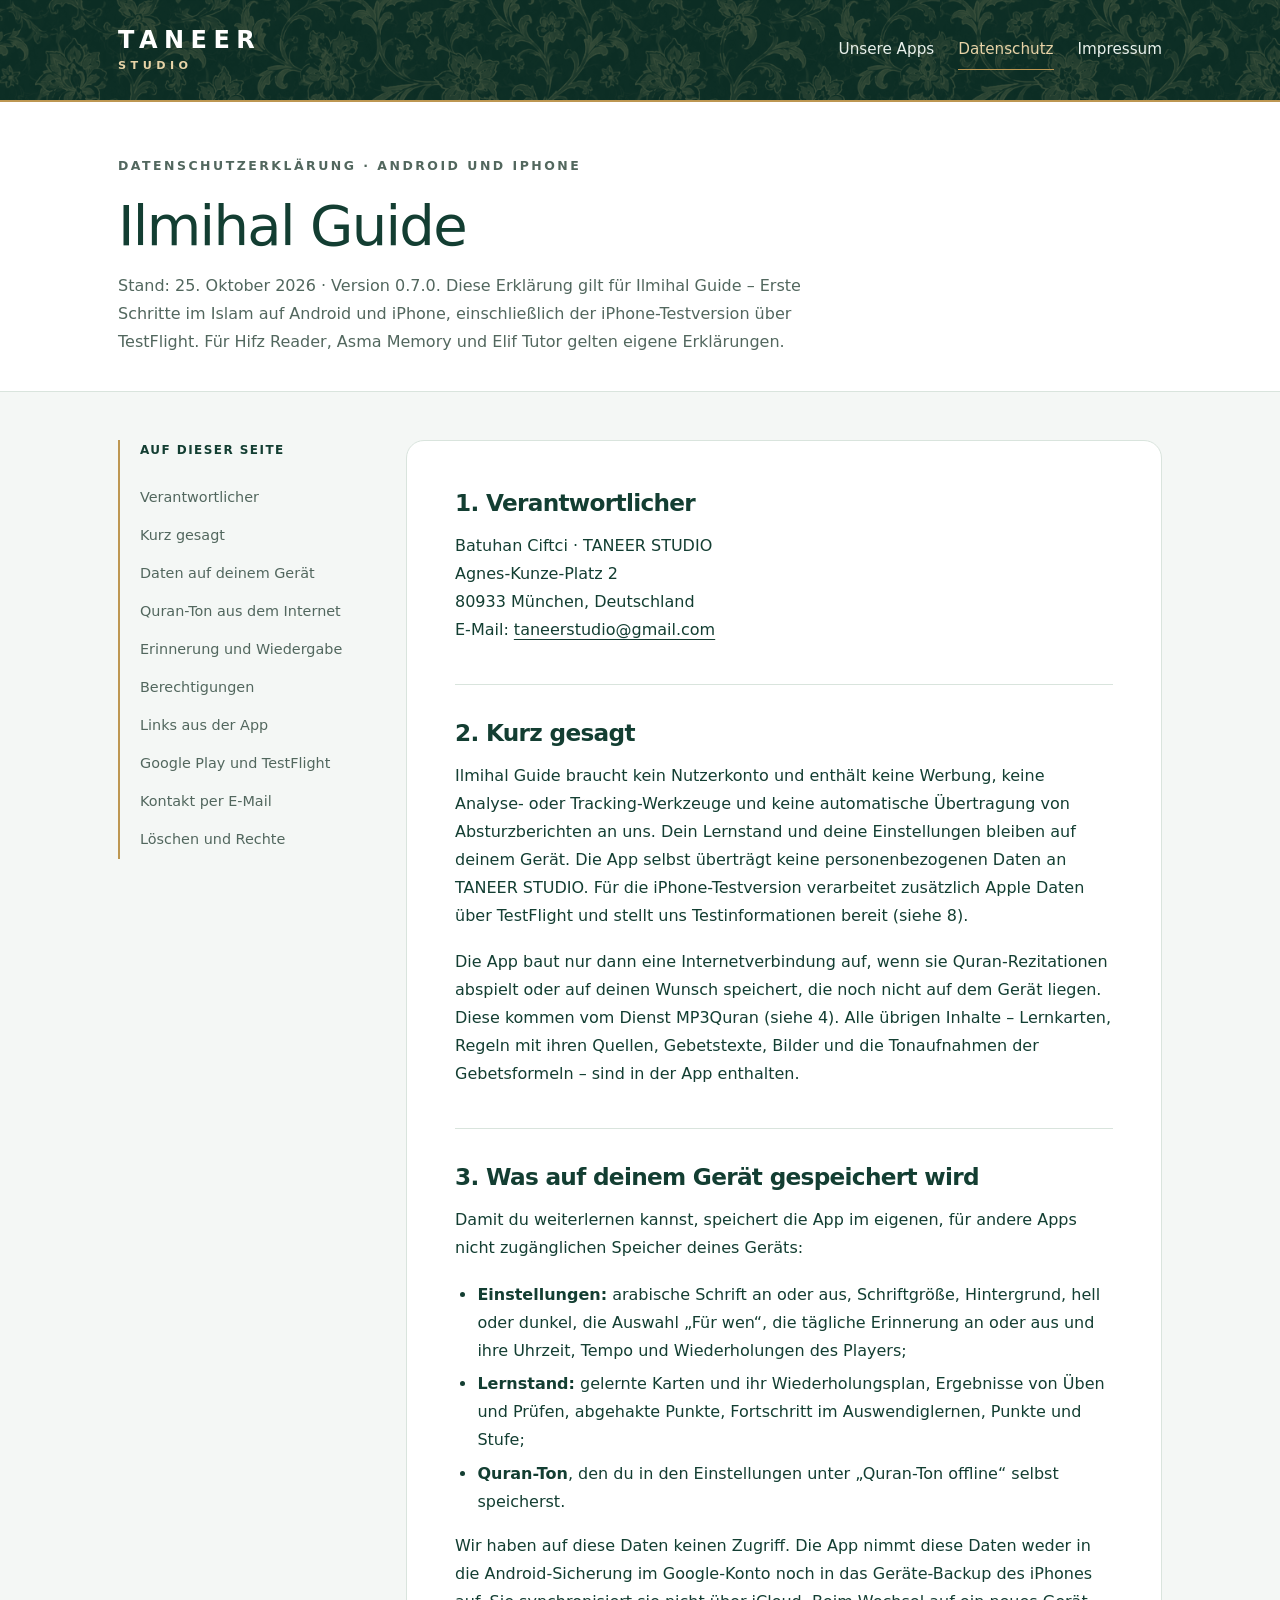
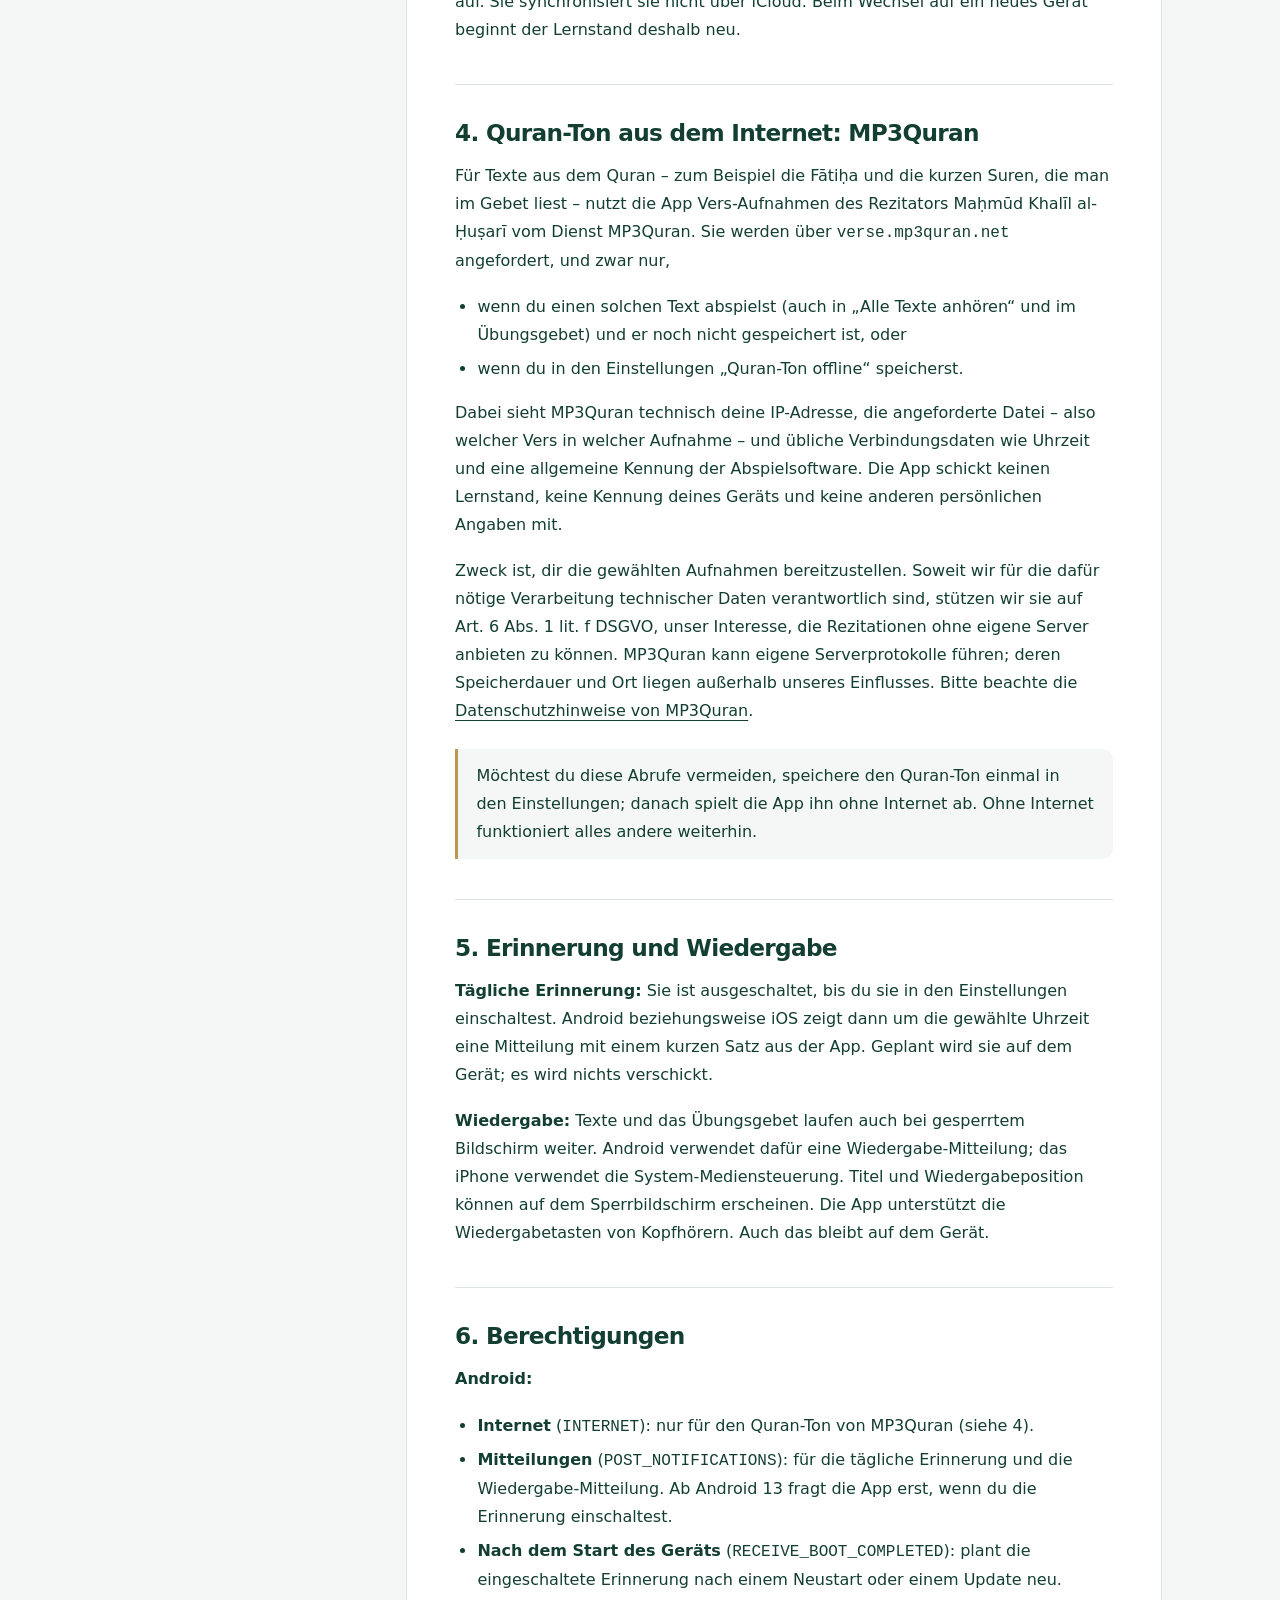
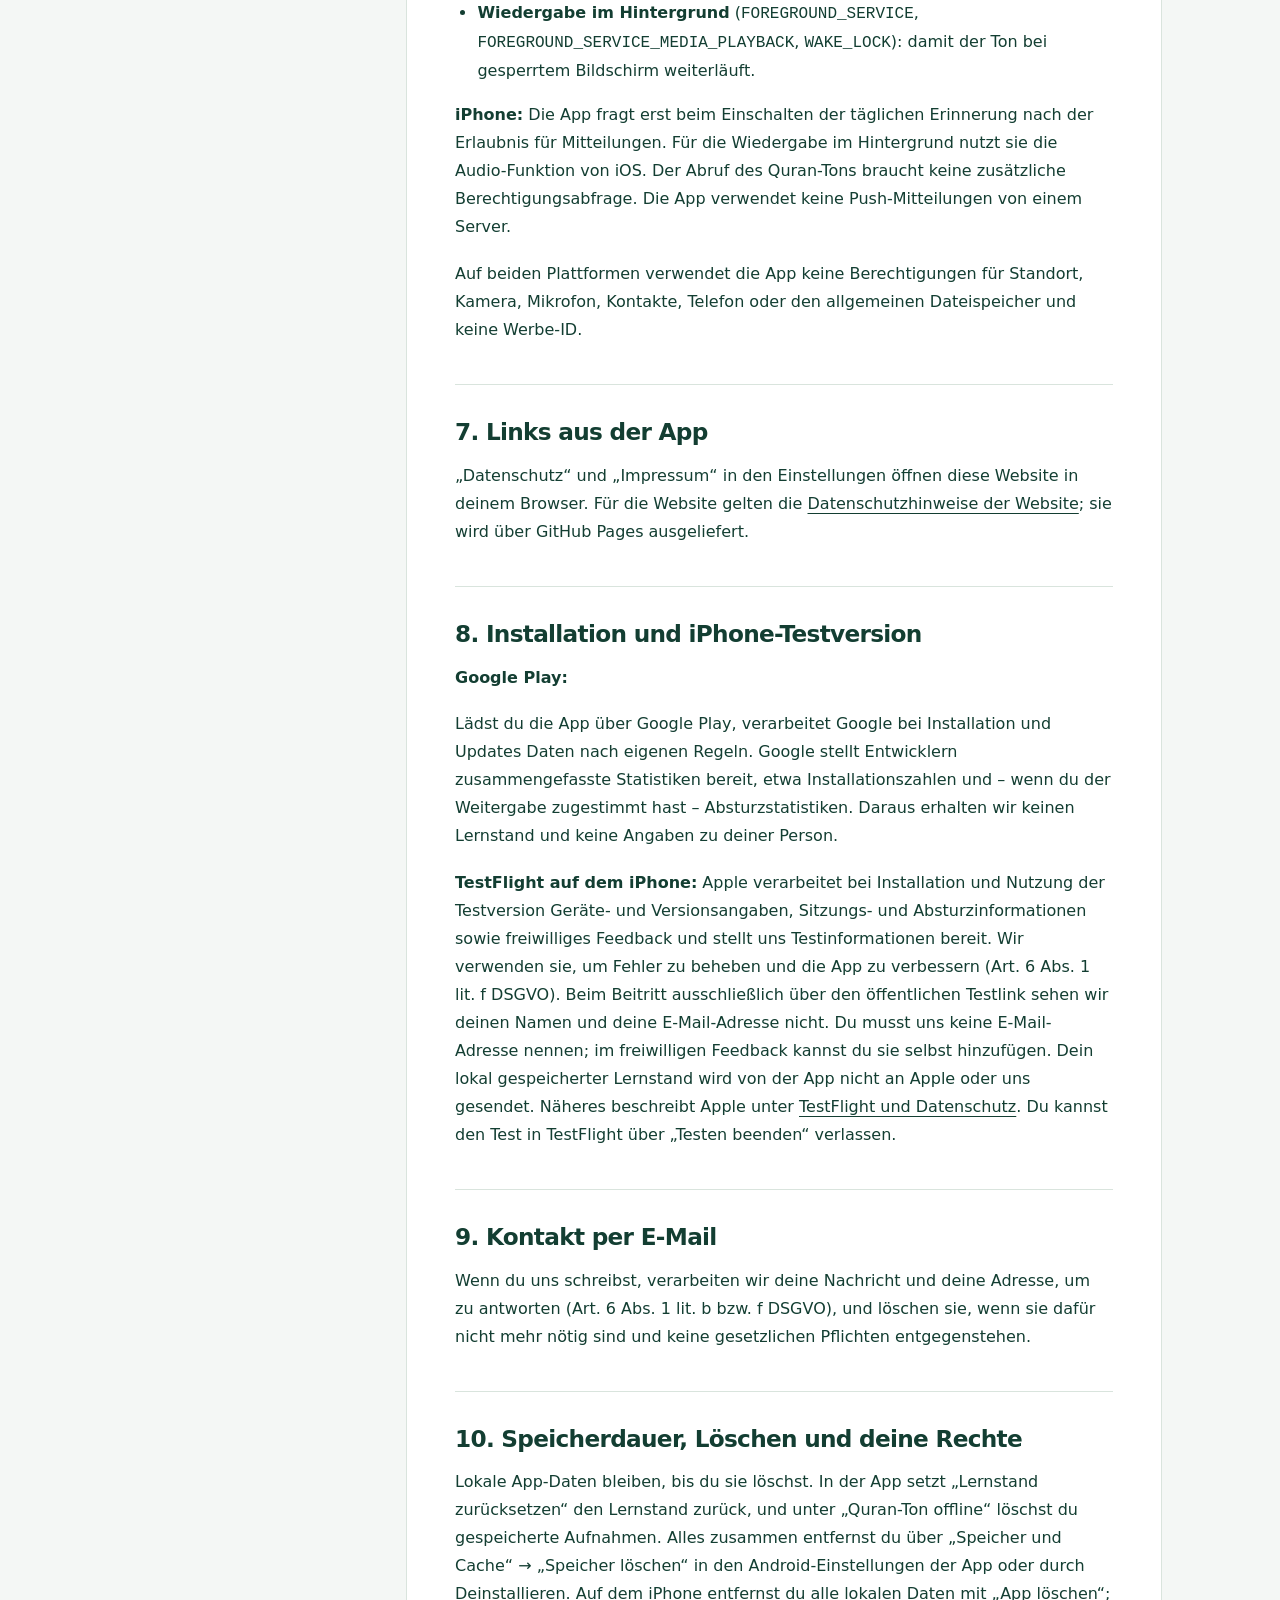
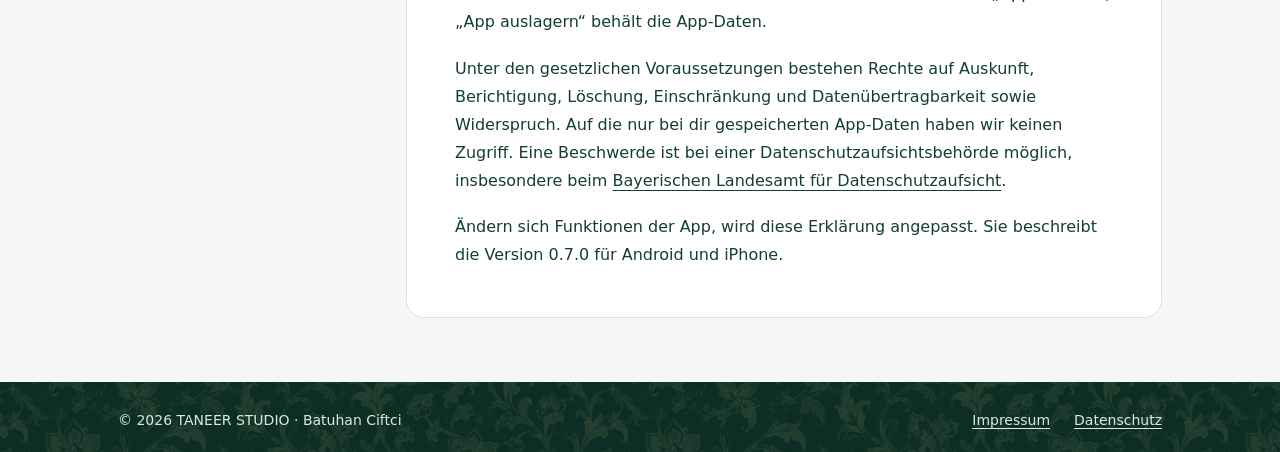
<file: datenschutz/ilmihal-guide/index.html>
<!doctype html>
<html lang="de"><head><meta charset="utf-8"><meta name="viewport" content="width=device-width,initial-scale=1"><meta name="description" content="Datenschutzerklärung von Ilmihal Guide für Android und iPhone von TANEER STUDIO: kein Konto, kein Tracking, Lernstand nur auf dem Gerät; Quran-Ton auf Wunsch von MP3Quran."><meta name="referrer" content="strict-origin-when-cross-origin"><title>Ilmihal Guide · Datenschutz · TANEER STUDIO</title><link rel="icon" href="../../assets/favicon.svg" type="image/svg+xml"><link rel="stylesheet" href="../../assets/style.css"></head>
<body><a class="skip" href="#inhalt">Zum Inhalt</a><header class="site-header"><div class="wrap header-inner"><a class="wordmark" href="../../" aria-label="TANEER STUDIO – Startseite">TANEER<small>STUDIO</small></a><nav class="site-nav" aria-label="Hauptnavigation"><a href="../../#apps">Unsere Apps</a><a href="../" aria-current="page">Datenschutz</a><a href="../../impressum/">Impressum</a></nav></div></header>
<main id="inhalt"><div class="page-head"><div class="wrap"><p class="eyebrow">Datenschutzerklärung · Android und iPhone</p><h1>Ilmihal Guide</h1><p>Stand: 25. Oktober 2026 · Version 0.7.0. Diese Erklärung gilt für Ilmihal Guide – Erste Schritte im Islam auf Android und iPhone, einschließlich der iPhone-Testversion über TestFlight. Für Hifz Reader, Asma Memory und Elif Tutor gelten eigene Erklärungen.</p></div></div>
<div class="wrap legal-layout"><aside class="contents" aria-label="Inhaltsverzeichnis"><p>Auf dieser Seite</p><a href="#verantwortlicher">Verantwortlicher</a><a href="#kurz">Kurz gesagt</a><a href="#lokal">Daten auf deinem Gerät</a><a href="#internet">Quran-Ton aus dem Internet</a><a href="#erinnerung">Erinnerung und Wiedergabe</a><a href="#berechtigungen">Berechtigungen</a><a href="#links">Links aus der App</a><a href="#play">Google Play und TestFlight</a><a href="#kontakt">Kontakt per E-Mail</a><a href="#rechte">Löschen und Rechte</a></aside><article class="legal-article">
<section id="verantwortlicher"><h2>1. Verantwortlicher</h2><address>Batuhan Ciftci · TANEER STUDIO<br>Agnes-Kunze-Platz 2<br>80933 München, Deutschland<br>E-Mail: <a href="mailto:taneerstudio@gmail.com">taneerstudio@gmail.com</a></address></section>
<section id="kurz"><h2>2. Kurz gesagt</h2><p>Ilmihal Guide braucht kein Nutzerkonto und enthält keine Werbung, keine Analyse- oder Tracking-Werkzeuge und keine automatische Übertragung von Absturzberichten an uns. Dein Lernstand und deine Einstellungen bleiben auf deinem Gerät. Die App selbst überträgt keine personenbezogenen Daten an TANEER STUDIO. Für die iPhone-Testversion verarbeitet zusätzlich Apple Daten über TestFlight und stellt uns Testinformationen bereit (siehe 8).</p><p>Die App baut nur dann eine Internetverbindung auf, wenn sie Quran-Rezitationen abspielt oder auf deinen Wunsch speichert, die noch nicht auf dem Gerät liegen. Diese kommen vom Dienst MP3Quran (siehe 4). Alle übrigen Inhalte – Lernkarten, Regeln mit ihren Quellen, Gebetstexte, Bilder und die Tonaufnahmen der Gebetsformeln – sind in der App enthalten.</p></section>
<section id="lokal"><h2>3. Was auf deinem Gerät gespeichert wird</h2><p>Damit du weiterlernen kannst, speichert die App im eigenen, für andere Apps nicht zugänglichen Speicher deines Geräts:</p><ul><li><strong>Einstellungen:</strong> arabische Schrift an oder aus, Schriftgröße, Hintergrund, hell oder dunkel, die Auswahl „Für wen“, die tägliche Erinnerung an oder aus und ihre Uhrzeit, Tempo und Wiederholungen des Players;</li><li><strong>Lernstand:</strong> gelernte Karten und ihr Wiederholungsplan, Ergebnisse von Üben und Prüfen, abgehakte Punkte, Fortschritt im Auswendiglernen, Punkte und Stufe;</li><li><strong>Quran-Ton</strong>, den du in den Einstellungen unter „Quran-Ton offline“ selbst speicherst.</li></ul><p>Wir haben auf diese Daten keinen Zugriff. Die App nimmt diese Daten weder in die Android-Sicherung im Google-Konto noch in das Geräte-Backup des iPhones auf. Sie synchronisiert sie nicht über iCloud. Beim Wechsel auf ein neues Gerät beginnt der Lernstand deshalb neu.</p></section>
<section id="internet"><h2>4. Quran-Ton aus dem Internet: MP3Quran</h2><p>Für Texte aus dem Quran – zum Beispiel die Fātiḥa und die kurzen Suren, die man im Gebet liest – nutzt die App Vers-Aufnahmen des Rezitators Maḥmūd Khalīl al-Ḥuṣarī vom Dienst MP3Quran. Sie werden über <code>verse.mp3quran.net</code> angefordert, und zwar nur,</p><ul><li>wenn du einen solchen Text abspielst (auch in „Alle Texte anhören“ und im Übungsgebet) und er noch nicht gespeichert ist, oder</li><li>wenn du in den Einstellungen „Quran-Ton offline“ speicherst.</li></ul><p>Dabei sieht MP3Quran technisch deine IP-Adresse, die angeforderte Datei – also welcher Vers in welcher Aufnahme – und übliche Verbindungsdaten wie Uhrzeit und eine allgemeine Kennung der Abspielsoftware. Die App schickt keinen Lernstand, keine Kennung deines Geräts und keine anderen persönlichen Angaben mit.</p><p>Zweck ist, dir die gewählten Aufnahmen bereitzustellen. Soweit wir für die dafür nötige Verarbeitung technischer Daten verantwortlich sind, stützen wir sie auf Art. 6 Abs. 1 lit. f DSGVO, unser Interesse, die Rezitationen ohne eigene Server anbieten zu können. MP3Quran kann eigene Serverprotokolle führen; deren Speicherdauer und Ort liegen außerhalb unseres Einflusses. Bitte beachte die <a href="https://www.mp3quran.net/eng/privacy" rel="noreferrer">Datenschutzhinweise von MP3Quran</a>.</p><p class="notice">Möchtest du diese Abrufe vermeiden, speichere den Quran-Ton einmal in den Einstellungen; danach spielt die App ihn ohne Internet ab. Ohne Internet funktioniert alles andere weiterhin.</p></section>
<section id="erinnerung"><h2>5. Erinnerung und Wiedergabe</h2><p><strong>Tägliche Erinnerung:</strong> Sie ist ausgeschaltet, bis du sie in den Einstellungen einschaltest. Android beziehungsweise iOS zeigt dann um die gewählte Uhrzeit eine Mitteilung mit einem kurzen Satz aus der App. Geplant wird sie auf dem Gerät; es wird nichts verschickt.</p><p><strong>Wiedergabe:</strong> Texte und das Übungsgebet laufen auch bei gesperrtem Bildschirm weiter. Android verwendet dafür eine Wiedergabe-Mitteilung; das iPhone verwendet die System-Mediensteuerung. Titel und Wiedergabeposition können auf dem Sperrbildschirm erscheinen. Die App unterstützt die Wiedergabetasten von Kopfhörern. Auch das bleibt auf dem Gerät.</p></section>
<section id="berechtigungen"><h2>6. Berechtigungen</h2><p><strong>Android:</strong></p><ul><li><strong>Internet</strong> (<code>INTERNET</code>): nur für den Quran-Ton von MP3Quran (siehe 4).</li><li><strong>Mitteilungen</strong> (<code>POST_NOTIFICATIONS</code>): für die tägliche Erinnerung und die Wiedergabe-Mitteilung. Ab Android 13 fragt die App erst, wenn du die Erinnerung einschaltest.</li><li><strong>Nach dem Start des Geräts</strong> (<code>RECEIVE_BOOT_COMPLETED</code>): plant die eingeschaltete Erinnerung nach einem Neustart oder einem Update neu.</li><li><strong>Wiedergabe im Hintergrund</strong> (<code>FOREGROUND_SERVICE</code>, <code>FOREGROUND_SERVICE_MEDIA_PLAYBACK</code>, <code>WAKE_LOCK</code>): damit der Ton bei gesperrtem Bildschirm weiterläuft.</li></ul><p><strong>iPhone:</strong> Die App fragt erst beim Einschalten der täglichen Erinnerung nach der Erlaubnis für Mitteilungen. Für die Wiedergabe im Hintergrund nutzt sie die Audio-Funktion von iOS. Der Abruf des Quran-Tons braucht keine zusätzliche Berechtigungsabfrage. Die App verwendet keine Push-Mitteilungen von einem Server.</p><p>Auf beiden Plattformen verwendet die App keine Berechtigungen für Standort, Kamera, Mikrofon, Kontakte, Telefon oder den allgemeinen Dateispeicher und keine Werbe-ID.</p></section>
<section id="links"><h2>7. Links aus der App</h2><p>„Datenschutz“ und „Impressum“ in den Einstellungen öffnen diese Website in deinem Browser. Für die Website gelten die <a href="../website/">Datenschutzhinweise der Website</a>; sie wird über GitHub Pages ausgeliefert.</p></section>
<section id="play"><h2>8. Installation und iPhone-Testversion</h2><p><strong>Google Play:</strong></p><p>Lädst du die App über Google Play, verarbeitet Google bei Installation und Updates Daten nach eigenen Regeln. Google stellt Entwicklern zusammengefasste Statistiken bereit, etwa Installationszahlen und – wenn du der Weitergabe zugestimmt hast – Absturzstatistiken. Daraus erhalten wir keinen Lernstand und keine Angaben zu deiner Person.</p><p><strong>TestFlight auf dem iPhone:</strong> Apple verarbeitet bei Installation und Nutzung der Testversion Geräte- und Versionsangaben, Sitzungs- und Absturzinformationen sowie freiwilliges Feedback und stellt uns Testinformationen bereit. Wir verwenden sie, um Fehler zu beheben und die App zu verbessern (Art. 6 Abs. 1 lit. f DSGVO). Beim Beitritt ausschließlich über den öffentlichen Testlink sehen wir deinen Namen und deine E-Mail-Adresse nicht. Du musst uns keine E-Mail-Adresse nennen; im freiwilligen Feedback kannst du sie selbst hinzufügen. Dein lokal gespeicherter Lernstand wird von der App nicht an Apple oder uns gesendet. Näheres beschreibt Apple unter <a href="https://www.apple.com/legal/privacy/data/en/test-flight/" rel="noreferrer">TestFlight und Datenschutz</a>. Du kannst den Test in TestFlight über „Testen beenden“ verlassen.</p></section>
<section id="kontakt"><h2>9. Kontakt per E-Mail</h2><p>Wenn du uns schreibst, verarbeiten wir deine Nachricht und deine Adresse, um zu antworten (Art. 6 Abs. 1 lit. b bzw. f DSGVO), und löschen sie, wenn sie dafür nicht mehr nötig sind und keine gesetzlichen Pflichten entgegenstehen.</p></section>
<section id="rechte"><h2>10. Speicherdauer, Löschen und deine Rechte</h2><p>Lokale App-Daten bleiben, bis du sie löschst. In der App setzt „Lernstand zurücksetzen“ den Lernstand zurück, und unter „Quran-Ton offline“ löschst du gespeicherte Aufnahmen. Alles zusammen entfernst du über „Speicher und Cache“ → „Speicher löschen“ in den Android-Einstellungen der App oder durch Deinstallieren. Auf dem iPhone entfernst du alle lokalen Daten mit „App löschen“; „App auslagern“ behält die App-Daten.</p><p>Unter den gesetzlichen Voraussetzungen bestehen Rechte auf Auskunft, Berichtigung, Löschung, Einschränkung und Datenübertragbarkeit sowie Widerspruch. Auf die nur bei dir gespeicherten App-Daten haben wir keinen Zugriff. Eine Beschwerde ist bei einer Datenschutzaufsichtsbehörde möglich, insbesondere beim <a href="https://www.lda.bayern.de/de/beschwerde.html" rel="noreferrer">Bayerischen Landesamt für Datenschutzaufsicht</a>.</p><p>Ändern sich Funktionen der App, wird diese Erklärung angepasst. Sie beschreibt die Version 0.7.0 für Android und iPhone.</p></section>
</article></div></main><footer class="site-footer"><div class="wrap footer-inner"><p>© 2026 TANEER STUDIO · Batuhan Ciftci</p><nav aria-label="Rechtliches"><a href="../../impressum/">Impressum</a><a href="../">Datenschutz</a></nav></div></footer></body></html>
</file>
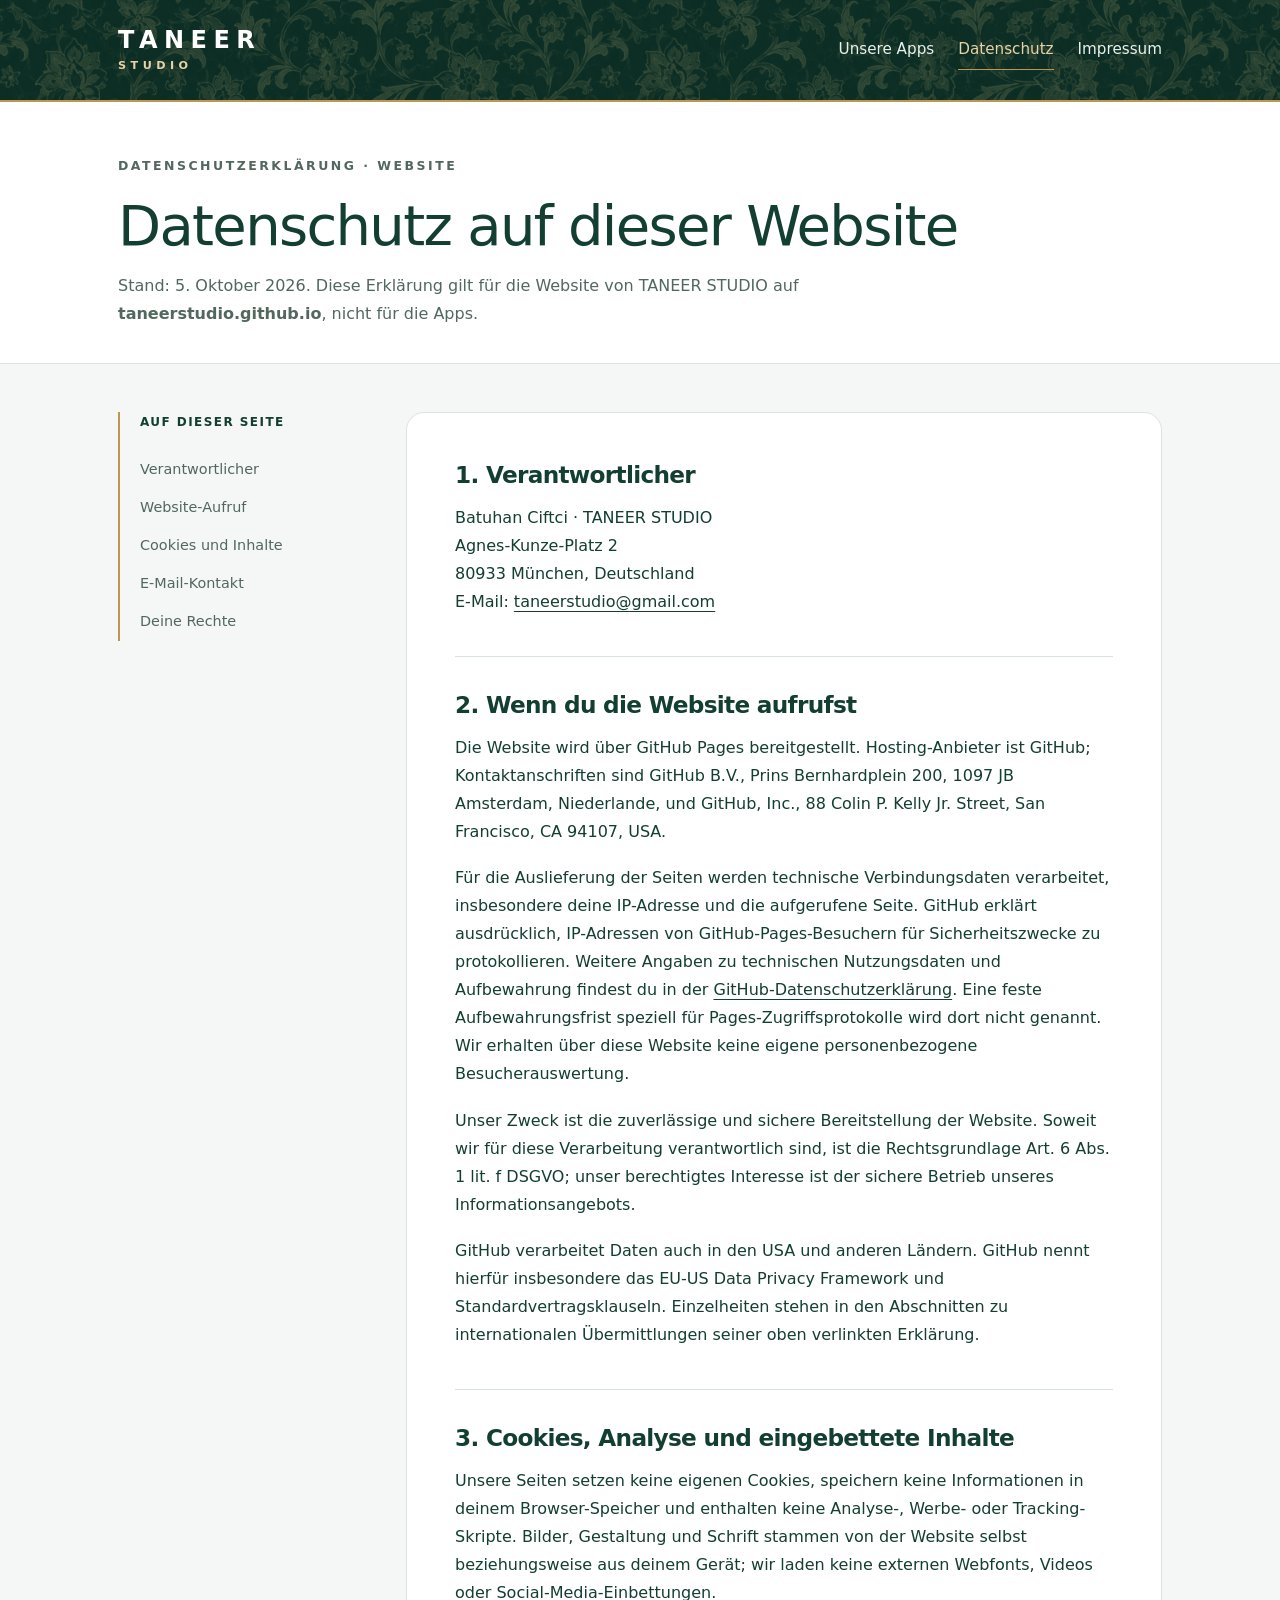
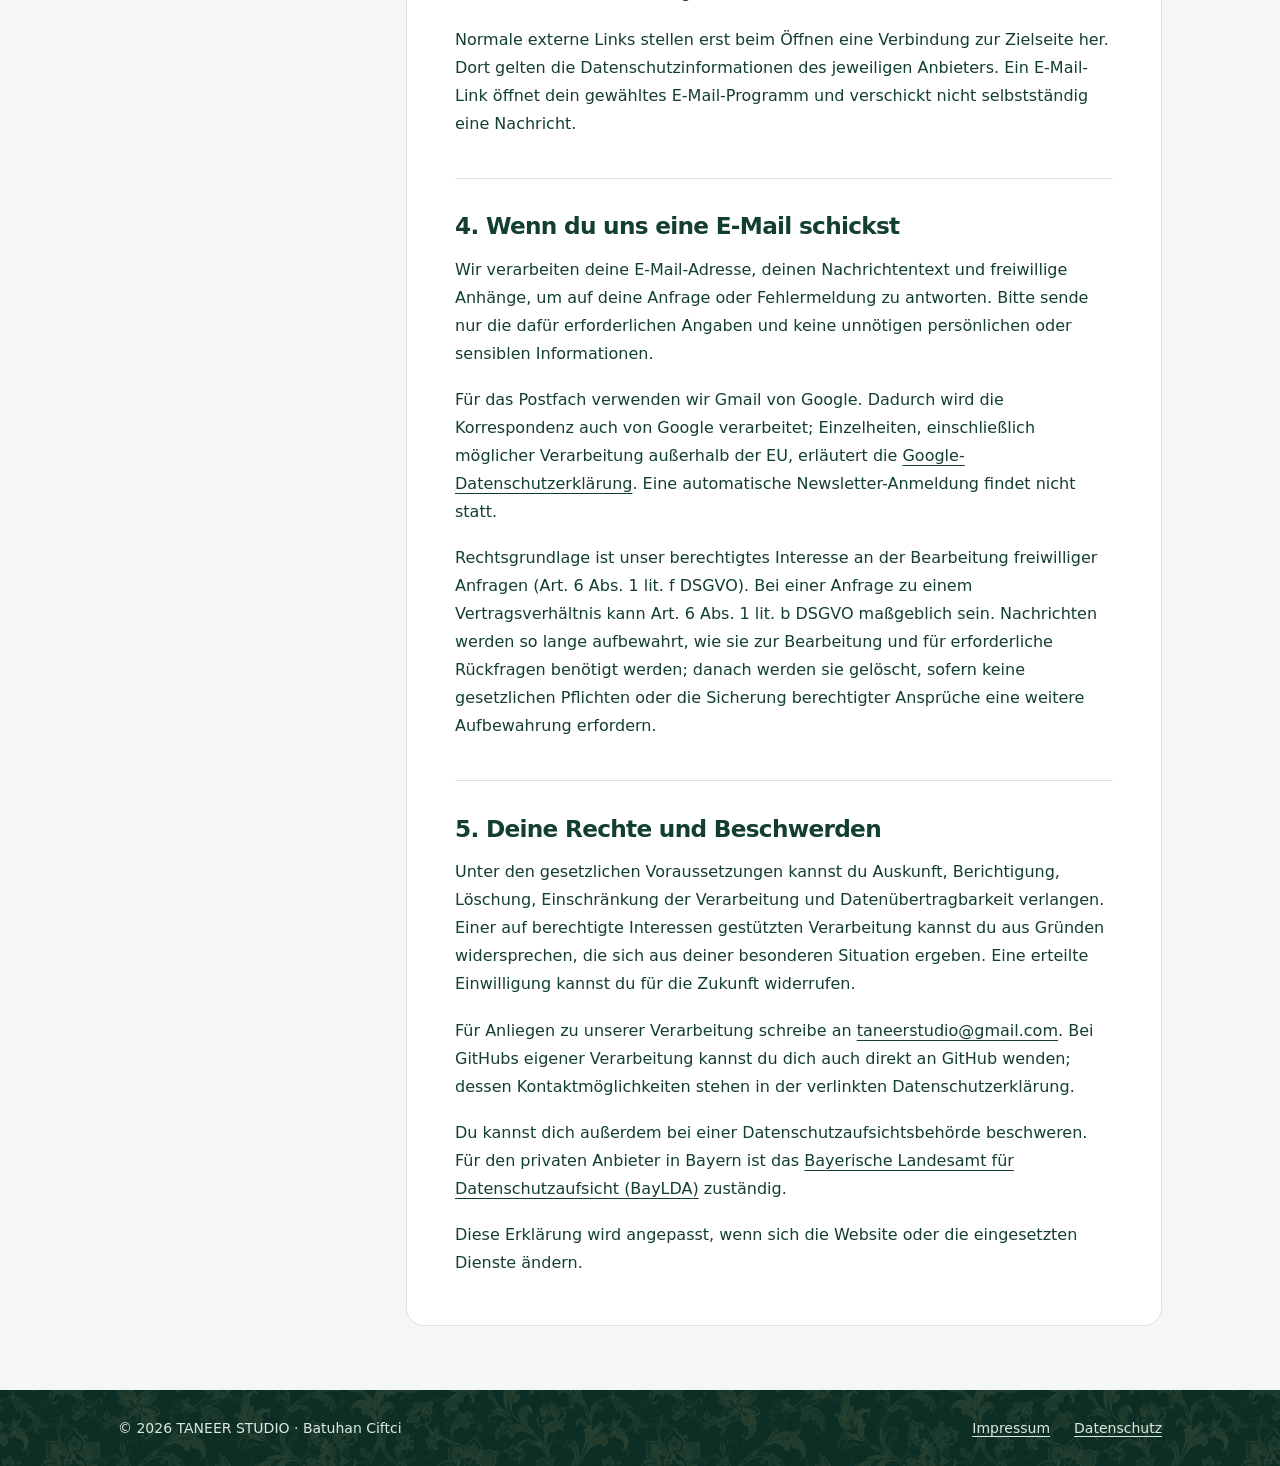
<file: datenschutz/website/index.html>
<!doctype html>
<html lang="de"><head><meta charset="utf-8"><meta name="viewport" content="width=device-width,initial-scale=1"><meta name="description" content="Datenschutzerklärung für die TANEER-STUDIO-Website: GitHub Pages, Kontakt per E-Mail und deine Rechte."><meta name="referrer" content="strict-origin-when-cross-origin"><title>Website-Datenschutz · TANEER STUDIO</title><link rel="icon" href="../../assets/favicon.svg" type="image/svg+xml"><link rel="stylesheet" href="../../assets/style.css"></head>
<body><a class="skip" href="#inhalt">Zum Inhalt</a><header class="site-header"><div class="wrap header-inner"><a class="wordmark" href="../../" aria-label="TANEER STUDIO – Startseite">TANEER<small>STUDIO</small></a><nav class="site-nav" aria-label="Hauptnavigation"><a href="../../#apps">Unsere Apps</a><a href="../" aria-current="page">Datenschutz</a><a href="../../impressum/">Impressum</a></nav></div></header>
<main id="inhalt"><div class="page-head"><div class="wrap"><p class="eyebrow">Datenschutzerklärung · Website</p><h1>Datenschutz auf dieser Website</h1><p>Stand: 5. Oktober 2026. Diese Erklärung gilt für die Website von TANEER STUDIO auf <strong>taneerstudio.github.io</strong>, nicht für die Apps.</p></div></div>
<div class="wrap legal-layout"><aside class="contents" aria-label="Inhaltsverzeichnis"><p>Auf dieser Seite</p><a href="#verantwortlicher">Verantwortlicher</a><a href="#hosting">Website-Aufruf</a><a href="#cookies">Cookies und Inhalte</a><a href="#kontakt">E-Mail-Kontakt</a><a href="#rechte">Deine Rechte</a></aside><article class="legal-article">
<section id="verantwortlicher"><h2>1. Verantwortlicher</h2><address>Batuhan Ciftci · TANEER STUDIO<br>Agnes-Kunze-Platz 2<br>80933 München, Deutschland<br>E-Mail: <a href="mailto:taneerstudio@gmail.com">taneerstudio@gmail.com</a></address></section>
<section id="hosting"><h2>2. Wenn du die Website aufrufst</h2><p>Die Website wird über GitHub Pages bereitgestellt. Hosting-Anbieter ist GitHub; Kontaktanschriften sind GitHub B.V., Prins Bernhardplein 200, 1097 JB Amsterdam, Niederlande, und GitHub, Inc., 88 Colin P. Kelly Jr. Street, San Francisco, CA 94107, USA.</p><p>Für die Auslieferung der Seiten werden technische Verbindungsdaten verarbeitet, insbesondere deine IP-Adresse und die aufgerufene Seite. GitHub erklärt ausdrücklich, IP-Adressen von GitHub-Pages-Besuchern für Sicherheitszwecke zu protokollieren. Weitere Angaben zu technischen Nutzungsdaten und Aufbewahrung findest du in der <a href="https://docs.github.com/en/site-policy/privacy-policies/github-general-privacy-statement" rel="noreferrer">GitHub-Datenschutzerklärung</a>. Eine feste Aufbewahrungsfrist speziell für Pages-Zugriffsprotokolle wird dort nicht genannt. Wir erhalten über diese Website keine eigene personenbezogene Besucherauswertung.</p><p>Unser Zweck ist die zuverlässige und sichere Bereitstellung der Website. Soweit wir für diese Verarbeitung verantwortlich sind, ist die Rechtsgrundlage Art. 6 Abs. 1 lit. f DSGVO; unser berechtigtes Interesse ist der sichere Betrieb unseres Informationsangebots.</p><p>GitHub verarbeitet Daten auch in den USA und anderen Ländern. GitHub nennt hierfür insbesondere das EU-US Data Privacy Framework und Standardvertragsklauseln. Einzelheiten stehen in den Abschnitten zu internationalen Übermittlungen seiner oben verlinkten Erklärung.</p></section>
<section id="cookies"><h2>3. Cookies, Analyse und eingebettete Inhalte</h2><p>Unsere Seiten setzen keine eigenen Cookies, speichern keine Informationen in deinem Browser-Speicher und enthalten keine Analyse-, Werbe- oder Tracking-Skripte. Bilder, Gestaltung und Schrift stammen von der Website selbst beziehungsweise aus deinem Gerät; wir laden keine externen Webfonts, Videos oder Social-Media-Einbettungen.</p><p>Normale externe Links stellen erst beim Öffnen eine Verbindung zur Zielseite her. Dort gelten die Datenschutzinformationen des jeweiligen Anbieters. Ein E-Mail-Link öffnet dein gewähltes E-Mail-Programm und verschickt nicht selbstständig eine Nachricht.</p></section>
<section id="kontakt"><h2>4. Wenn du uns eine E-Mail schickst</h2><p>Wir verarbeiten deine E-Mail-Adresse, deinen Nachrichtentext und freiwillige Anhänge, um auf deine Anfrage oder Fehlermeldung zu antworten. Bitte sende nur die dafür erforderlichen Angaben und keine unnötigen persönlichen oder sensiblen Informationen.</p><p>Für das Postfach verwenden wir Gmail von Google. Dadurch wird die Korrespondenz auch von Google verarbeitet; Einzelheiten, einschließlich möglicher Verarbeitung außerhalb der EU, erläutert die <a href="https://policies.google.com/privacy?hl=de" rel="noreferrer">Google-Datenschutzerklärung</a>. Eine automatische Newsletter-Anmeldung findet nicht statt.</p><p>Rechtsgrundlage ist unser berechtigtes Interesse an der Bearbeitung freiwilliger Anfragen (Art. 6 Abs. 1 lit. f DSGVO). Bei einer Anfrage zu einem Vertragsverhältnis kann Art. 6 Abs. 1 lit. b DSGVO maßgeblich sein. Nachrichten werden so lange aufbewahrt, wie sie zur Bearbeitung und für erforderliche Rückfragen benötigt werden; danach werden sie gelöscht, sofern keine gesetzlichen Pflichten oder die Sicherung berechtigter Ansprüche eine weitere Aufbewahrung erfordern.</p></section>
<section id="rechte"><h2>5. Deine Rechte und Beschwerden</h2><p>Unter den gesetzlichen Voraussetzungen kannst du Auskunft, Berichtigung, Löschung, Einschränkung der Verarbeitung und Datenübertragbarkeit verlangen. Einer auf berechtigte Interessen gestützten Verarbeitung kannst du aus Gründen widersprechen, die sich aus deiner besonderen Situation ergeben. Eine erteilte Einwilligung kannst du für die Zukunft widerrufen.</p><p>Für Anliegen zu unserer Verarbeitung schreibe an <a href="mailto:taneerstudio@gmail.com">taneerstudio@gmail.com</a>. Bei GitHubs eigener Verarbeitung kannst du dich auch direkt an GitHub wenden; dessen Kontaktmöglichkeiten stehen in der verlinkten Datenschutzerklärung.</p><p>Du kannst dich außerdem bei einer Datenschutzaufsichtsbehörde beschweren. Für den privaten Anbieter in Bayern ist das <a href="https://www.lda.bayern.de/de/beschwerde.html" rel="noreferrer">Bayerische Landesamt für Datenschutzaufsicht (BayLDA)</a> zuständig.</p><p>Diese Erklärung wird angepasst, wenn sich die Website oder die eingesetzten Dienste ändern.</p></section>
</article></div></main><footer class="site-footer"><div class="wrap footer-inner"><p>© 2026 TANEER STUDIO · Batuhan Ciftci</p><nav aria-label="Rechtliches"><a href="../../impressum/">Impressum</a><a href="../">Datenschutz</a></nav></div></footer></body></html>
</file>
<file: assets/style.css>
:root{color-scheme:light;--ink:#133e32;--deep:#0c2d24;--green:#174a3b;--gold:#bd9752;--gold-light:#e7d3a7;--paper:#fff;--wash:#f4f7f5;--muted:#52675e;--line:#d9e4dd;--radius:18px;--width:1140px}
*{box-sizing:border-box}html{scroll-behavior:smooth;scroll-padding-top:2rem}body{margin:0;background:var(--wash);color:var(--ink);font:1rem/1.75 system-ui,-apple-system,BlinkMacSystemFont,"Segoe UI",sans-serif}a{color:inherit;text-underline-offset:.22em}a:hover{color:#866423}a:focus-visible,summary:focus-visible{outline:3px solid var(--gold);outline-offset:5px;border-radius:4px}img{display:block;max-width:100%;height:auto}h1,h2,h3,p{margin-top:0}h1,h2,h3{line-height:1.18;letter-spacing:-.03em}h1{font-weight:500;font-size:clamp(2.3rem,5.6vw,4.4rem);margin-bottom:1.3rem}h2{font-size:clamp(1.55rem,3vw,2.15rem);font-weight:550}h3{font-size:1.16rem;font-weight:650}p{margin-bottom:1.15rem}ul{padding-left:1.4rem}li{margin:.35rem 0}address{font-style:normal}button,a{touch-action:manipulation}
.wrap{max-width:var(--width);margin:auto;padding-inline:clamp(1.25rem,4vw,3rem)}.skip{position:absolute;top:-100px;left:1rem;background:white;padding:.65rem;z-index:10}.skip:focus{top:1rem}.site-header{background:var(--deep);color:white;border-bottom:2px solid var(--gold)}.header-inner{min-height:100px;display:flex;align-items:center;justify-content:space-between;gap:2rem}.wordmark{text-decoration:none;display:flex;flex-direction:column;line-height:1.1;letter-spacing:.27em;font-weight:600;font-size:1.5rem;color:white}.wordmark small{letter-spacing:.4em;color:var(--gold-light);font-size:.7rem;margin-top:.4rem}.site-nav{display:flex;flex-wrap:wrap;gap:1.5rem;font-size:.95rem}.site-nav a{padding:.4rem 0;color:#e9f1ec;text-decoration:none;border-bottom:1px solid transparent}.site-nav a:hover,.site-nav a[aria-current=page]{color:var(--gold-light);border-color:var(--gold)}.eyebrow{font-size:.78rem;text-transform:uppercase;letter-spacing:.2em;color:var(--muted);font-weight:600;margin-bottom:1rem}.hero{background:white;border-bottom:1px solid var(--line)}.hero-grid{display:grid;grid-template-columns:1.15fr 1fr;gap:3rem;align-items:center;min-height:490px;padding-block:3rem}.hero-copy{max-width:560px}.hero-copy>p:not(.eyebrow){max-width:440px;font-size:1.12rem;color:var(--muted)}.hero-logo{width:100%;max-width:395px;justify-self:end}.hero-actions{display:flex;flex-wrap:wrap;gap:.75rem;margin-top:1.75rem}.button{display:inline-flex;align-items:center;justify-content:center;min-height:48px;padding:.7rem 1.15rem;border:1px solid var(--green);border-radius:999px;text-decoration:none;line-height:1.4;font-weight:550;font-size:.95rem;background:var(--green);color:white}.button:hover{background:var(--deep);color:white}.button.secondary{background:transparent;color:var(--ink);border-color:var(--line)}.button.secondary:hover{border-color:var(--gold);color:var(--ink)}.section{padding-block:3.5rem}.section-heading{display:flex;align-items:baseline;justify-content:space-between;gap:2rem;margin-bottom:1.8rem}.section-heading h2{margin-bottom:0}.small{font-size:.875rem;color:var(--muted)}.cards{display:grid;grid-template-columns:repeat(4,1fr);gap:1.25rem}.app-card{background:white;border:1px solid var(--line);border-top:3px solid var(--gold);border-radius:var(--radius);padding:1.75rem;display:flex;flex-direction:column;align-items:start}.app-number{font-size:.8rem;letter-spacing:.12em;color:var(--muted);margin-bottom:1.3rem}.app-card h3{font-size:1.45rem}.app-card p{color:var(--muted);flex:1}.app-card .small{margin-top:.6rem;margin-bottom:0}.link-row{display:flex;flex-wrap:wrap;gap:1.5rem}.link-row a{font-weight:550}.contact-strip{background:var(--green);color:white;border-radius:var(--radius);padding:2rem 2.4rem;display:flex;justify-content:space-between;align-items:center;gap:1.5rem;margin-bottom:3.5rem}.contact-strip p{color:#e2ece6;margin-bottom:0}.contact-strip h2{margin-bottom:.45rem;font-size:1.45rem}.contact-strip a{color:var(--gold-light);overflow-wrap:anywhere}.site-footer{background:var(--deep);color:#dbe9e0;padding-block:1.6rem}.footer-inner{display:flex;justify-content:space-between;align-items:center;gap:1.5rem;flex-wrap:wrap;font-size:.875rem}.footer-inner p{margin:0}.footer-inner nav{display:flex;gap:1.5rem}.site-footer a{color:#dbe9e0}.page-head{padding-block:3.3rem 2.2rem;background:white;border-bottom:1px solid var(--line)}.page-head h1{font-size:clamp(2.2rem,5vw,3.5rem);margin-bottom:.8rem}.page-head p:last-child{margin-bottom:0;color:var(--muted);max-width:720px}.legal-layout{display:grid;grid-template-columns:240px minmax(0,1fr);gap:3rem;padding-block:3rem 4rem}.contents{align-self:start;position:sticky;top:2rem;border-left:2px solid var(--gold);padding-left:1.25rem}.contents p{font-size:.75rem;font-weight:650;letter-spacing:.12em;text-transform:uppercase}.contents a{display:block;text-decoration:none;padding:.4rem 0;font-size:.9rem;color:var(--muted)}.contents a:hover{color:var(--ink)}.legal-article{background:white;border:1px solid var(--line);border-radius:var(--radius);padding:clamp(1.4rem,4vw,3rem);min-width:0}.legal-article section+section{margin-top:2.5rem;padding-top:2.1rem;border-top:1px solid var(--line)}.legal-article h2{font-size:1.45rem;margin-bottom:1rem}.legal-article h3{margin-top:1.7rem}.legal-article a{overflow-wrap:anywhere}.legal-article p:last-child{margin-bottom:0}.notice{border-left:3px solid var(--gold);padding:.8rem 1.15rem;background:var(--wash);border-radius:0 10px 10px 0;margin-block:1.5rem}.definition-list{margin:0}.definition-list dt{font-weight:650;margin-top:1.2rem}.definition-list dd{margin:.35rem 0 0;color:var(--muted)}.provider-list{display:grid;gap:1rem}.provider{border:1px solid var(--line);border-radius:12px;padding:1rem 1.2rem}.provider h3{margin-top:0;margin-bottom:.5rem}.provider p{margin-bottom:.5rem}.imprint-layout{max-width:850px;padding-block:3rem 4rem}.imprint-card{display:grid;grid-template-columns:1fr 1fr;gap:2rem;background:white;border:1px solid var(--line);border-top:3px solid var(--gold);border-radius:var(--radius);padding:2.4rem}.imprint-card h2{font-size:1.1rem}.imprint-card a{overflow-wrap:anywhere}.imprint-note{margin-top:1.5rem;color:var(--muted)}.privacy-choices{max-width:850px;padding-block:3rem}.privacy-card{background:white;border:1px solid var(--line);border-top:3px solid var(--gold);border-radius:var(--radius);padding:1.8rem;margin-bottom:1.2rem}.privacy-card h2{font-size:1.5rem}.privacy-card p{color:var(--muted)}
/* The floral art is the existing shared app artwork, not a new illustration.
   Keep it on its own non-interactive layer; legal reading cards remain plain. */
.site-header,.site-footer,.contact-strip,.hero,.apps-surface,.app-visual{position:relative;isolation:isolate}
.site-header::before,.site-footer::before,.contact-strip::before,.apps-surface::before,.app-visual::before,.hero::before{content:"";position:absolute;inset:0;z-index:-1;pointer-events:none;border-radius:inherit;background:url("floral-dark.png") center top/600px auto repeat;mix-blend-mode:screen;opacity:.22}
.site-footer::before{opacity:.15}.contact-strip::before{opacity:.24}
.hero::before{background-image:url("floral-light.png");background-size:720px auto;mix-blend-mode:multiply;opacity:.08}
.hero-logo{border-radius:var(--radius)}
.apps-surface{background:var(--deep);border-block:1px solid #315548;color:#f7f3ea;margin-bottom:3.5rem}
.apps-surface::before{background-size:720px auto;opacity:.2}
.apps-surface .section-heading .small{color:#d6e2dc}
.app-downloads{display:flex;align-items:flex-start;flex-direction:column;gap:.65rem;margin-bottom:.65rem}
.app-downloads img{height:40px;width:auto}
.app-downloads .play-badge{display:inline-flex;align-items:center;height:42px}
.app-downloads .play-badge img{width:148px;height:auto;max-width:none}
.app-card{color:var(--ink);padding:1.4rem}
.app-visual{align-self:stretch;display:grid;place-items:center;min-height:185px;border:1px solid #ffffff25;border-radius:12px;margin-bottom:1.5rem}
.hifz-visual{background:#183b32}.asma-visual{background:#7e3148}.elif-visual{background:#10284a}.ilmihal-visual{background:#2b2926}
.app-visual::before{background-size:360px auto;opacity:.18}
.app-icon{width:124px;height:124px;border-radius:24%;border:1px solid #ffffff25;box-shadow:0 9px 24px #00000025}
.app-number{margin-bottom:.8rem}
/* Keep the approved white studio/app cards even in Android dark mode.
   'only light' opts out of browser-generated grey recolouring. Legal reading
   pages retain their separately approved green dark palette. */
:root{color-scheme:only light}
@media screen and (prefers-color-scheme:dark){
 body.hifz-legal{color-scheme:dark;--ink:#efe8d9;--deep:#0d2721;--green:#16332b;--gold:#d9b871;--gold-light:#e7d3a7;--paper:#12332b;--wash:#0c211c;--muted:#b5c2b7;--line:#38564a;min-height:100vh;background:var(--wash);color:var(--ink)}
 .hifz-legal .page-head,.hifz-legal .legal-article,.hifz-legal .imprint-card,.hifz-legal .skip{background:var(--paper);color:var(--ink)}
 .hifz-legal .notice{background:#173b31;color:var(--ink)}
 .hifz-legal a:hover,.hifz-legal .legal-article a,.hifz-legal address a{color:var(--gold-light)}
}
.brand-signature{width:100%;max-width:395px;justify-self:end;text-align:center}
.brand-signature .hero-logo{width:100%}
.brand-tagline{font-size:.9rem;letter-spacing:.055em;margin:-.35rem 0 .4rem;color:var(--ink)}
.brand-arabic{display:flex;align-items:center;justify-content:center;gap:.75rem;margin:0;line-height:1.7}
.brand-arabic [lang=ar]{font-family:"Traditional Arabic","Noto Naskh Arabic","Geeza Pro",serif;font-size:2rem;color:#9a712e;letter-spacing:normal}
.brand-meaning{color:var(--muted);font-size:.875rem}
.brand-story{display:grid;grid-template-columns:.9fr 1.1fr;gap:clamp(2rem,5vw,4rem);padding-top:0}
.story-motto{border-left:2px solid var(--gold);padding-left:1.6rem}
.story-motto h2{font-weight:500;font-size:clamp(1.8rem,3.4vw,2.65rem);line-height:1.3;margin-bottom:0}
.story-copy{max-width:600px;color:var(--muted)}
.story-copy [lang=ar]{font-size:1.15em;white-space:nowrap}
.story-signoff{font-size:.875rem;margin-top:1.5rem;margin-bottom:0}
@media(max-width:850px){.brand-signature{max-width:310px}.brand-story{grid-template-columns:1fr;gap:1.5rem}.story-copy{max-width:none}}
@media(max-width:580px){.brand-signature{max-width:270px;justify-self:center;grid-row:1;margin-bottom:1.4rem}.brand-tagline{font-size:.875rem}.brand-arabic{gap:.5rem}.brand-story{padding-top:0}.story-motto{padding-left:1.2rem}}
@media(max-width:1000px){.cards{grid-template-columns:repeat(2,1fr)}}
@media(max-width:850px){.hero-grid{gap:1rem;min-height:400px}.hero-logo{max-width:310px}.cards{grid-template-columns:repeat(2,1fr)}.app-card{padding:1.6rem}.app-visual{min-height:195px}.legal-layout{grid-template-columns:1fr;gap:1.4rem}.contents{position:static}.contents a{display:inline-block;margin-right:1rem}.section-heading{display:block}.section-heading .small{margin-top:.75rem}.contact-strip{align-items:start;flex-direction:column}.header-inner{gap:1rem}.site-nav{gap:1rem}}
@media(max-width:580px){.header-inner{align-items:start;flex-direction:column;padding-block:1.3rem;gap:1.1rem}.wordmark{font-size:1.3rem}.site-nav{gap:1.1rem;font-size:.875rem}.hero-grid{grid-template-columns:1fr;padding-block:2.2rem;gap:.5rem}.hero-logo{justify-self:center;max-width:270px;grid-row:1}.hero-copy{text-align:left}.hero-copy h1{font-size:2.4rem}.hero-copy>p:not(.eyebrow){font-size:1.05rem}.hero-actions{margin-top:1.2rem}.section{padding-block:2.2rem}.contact-strip{padding:1.6rem;margin-bottom:2.2rem}.imprint-card{grid-template-columns:1fr;padding:1.6rem}.legal-article{padding:1.35rem}.footer-inner{align-items:start;flex-direction:column}.page-head{padding-block:2.4rem 1.8rem}}
@media(max-width:580px){.cards{grid-template-columns:1fr}.apps-surface{margin-bottom:2.2rem}.app-card{padding:1.25rem}.app-visual{min-height:175px}.app-icon{width:112px;height:112px}}
@media(prefers-reduced-motion:reduce){html{scroll-behavior:auto}}@media print{body{background:white;color:black}.site-header,.site-footer,.contents,.hero-actions{display:none}.legal-layout{display:block;padding:0}.legal-article{border:0;padding:0}.page-head{padding:0}.wrap{padding:0;max-width:none}a{color:black}.notice{background:white}.hero::before,.apps-surface::before,.app-visual::before,.contact-strip::before{display:none}.apps-surface{background:white;color:black}.apps-surface .section-heading .small{color:black}}
</file>
